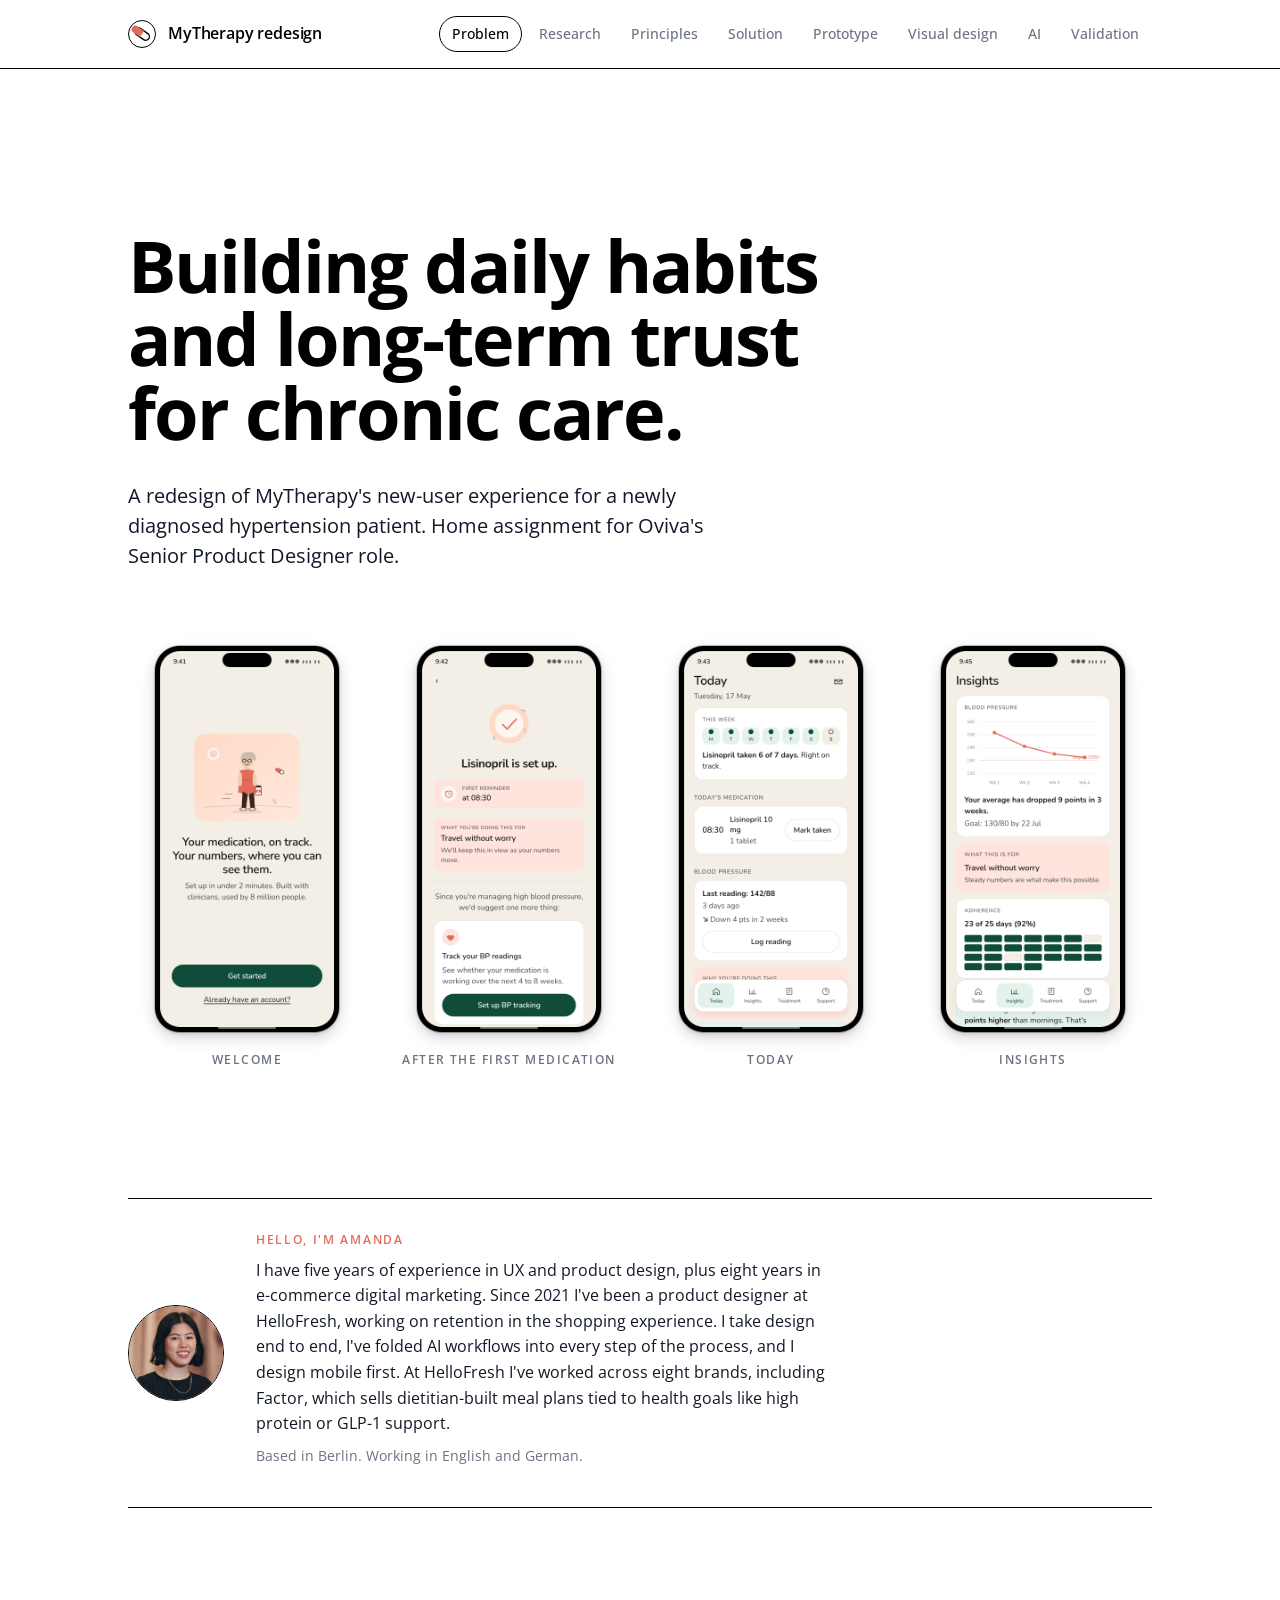
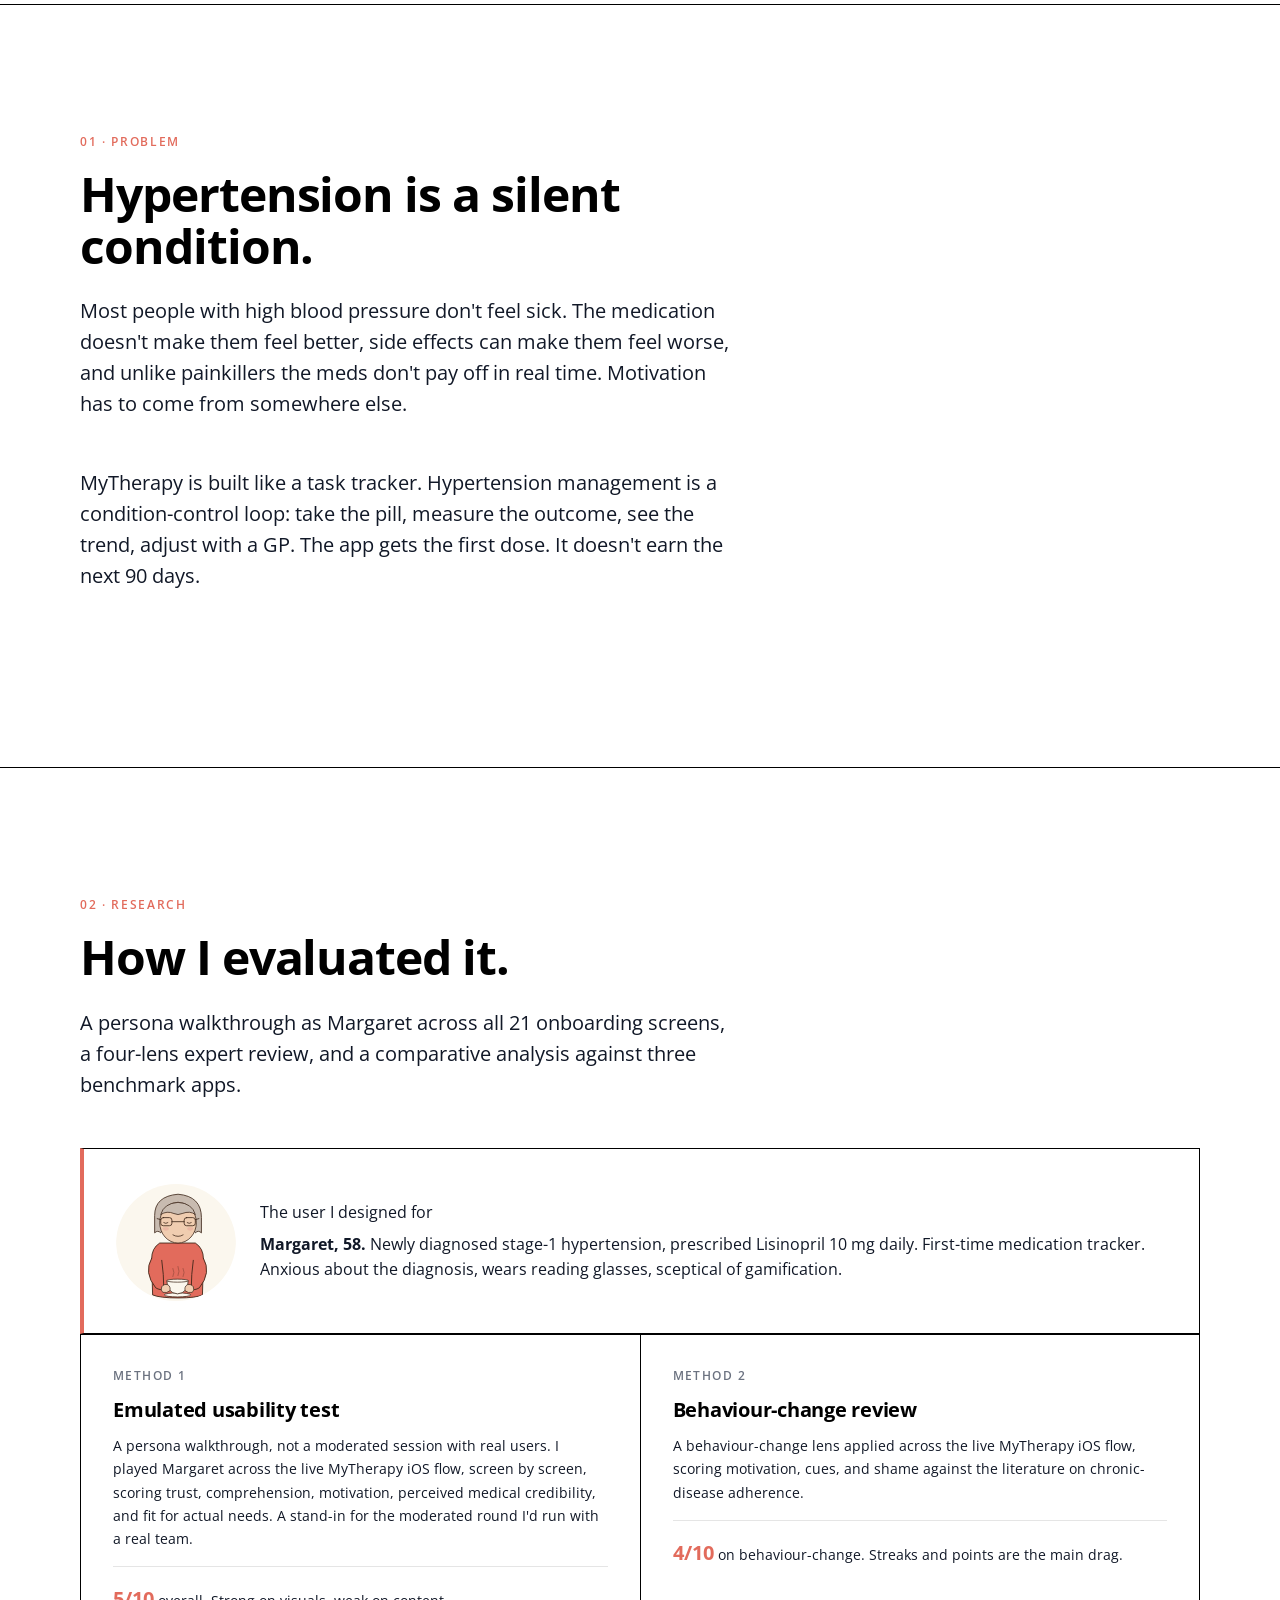
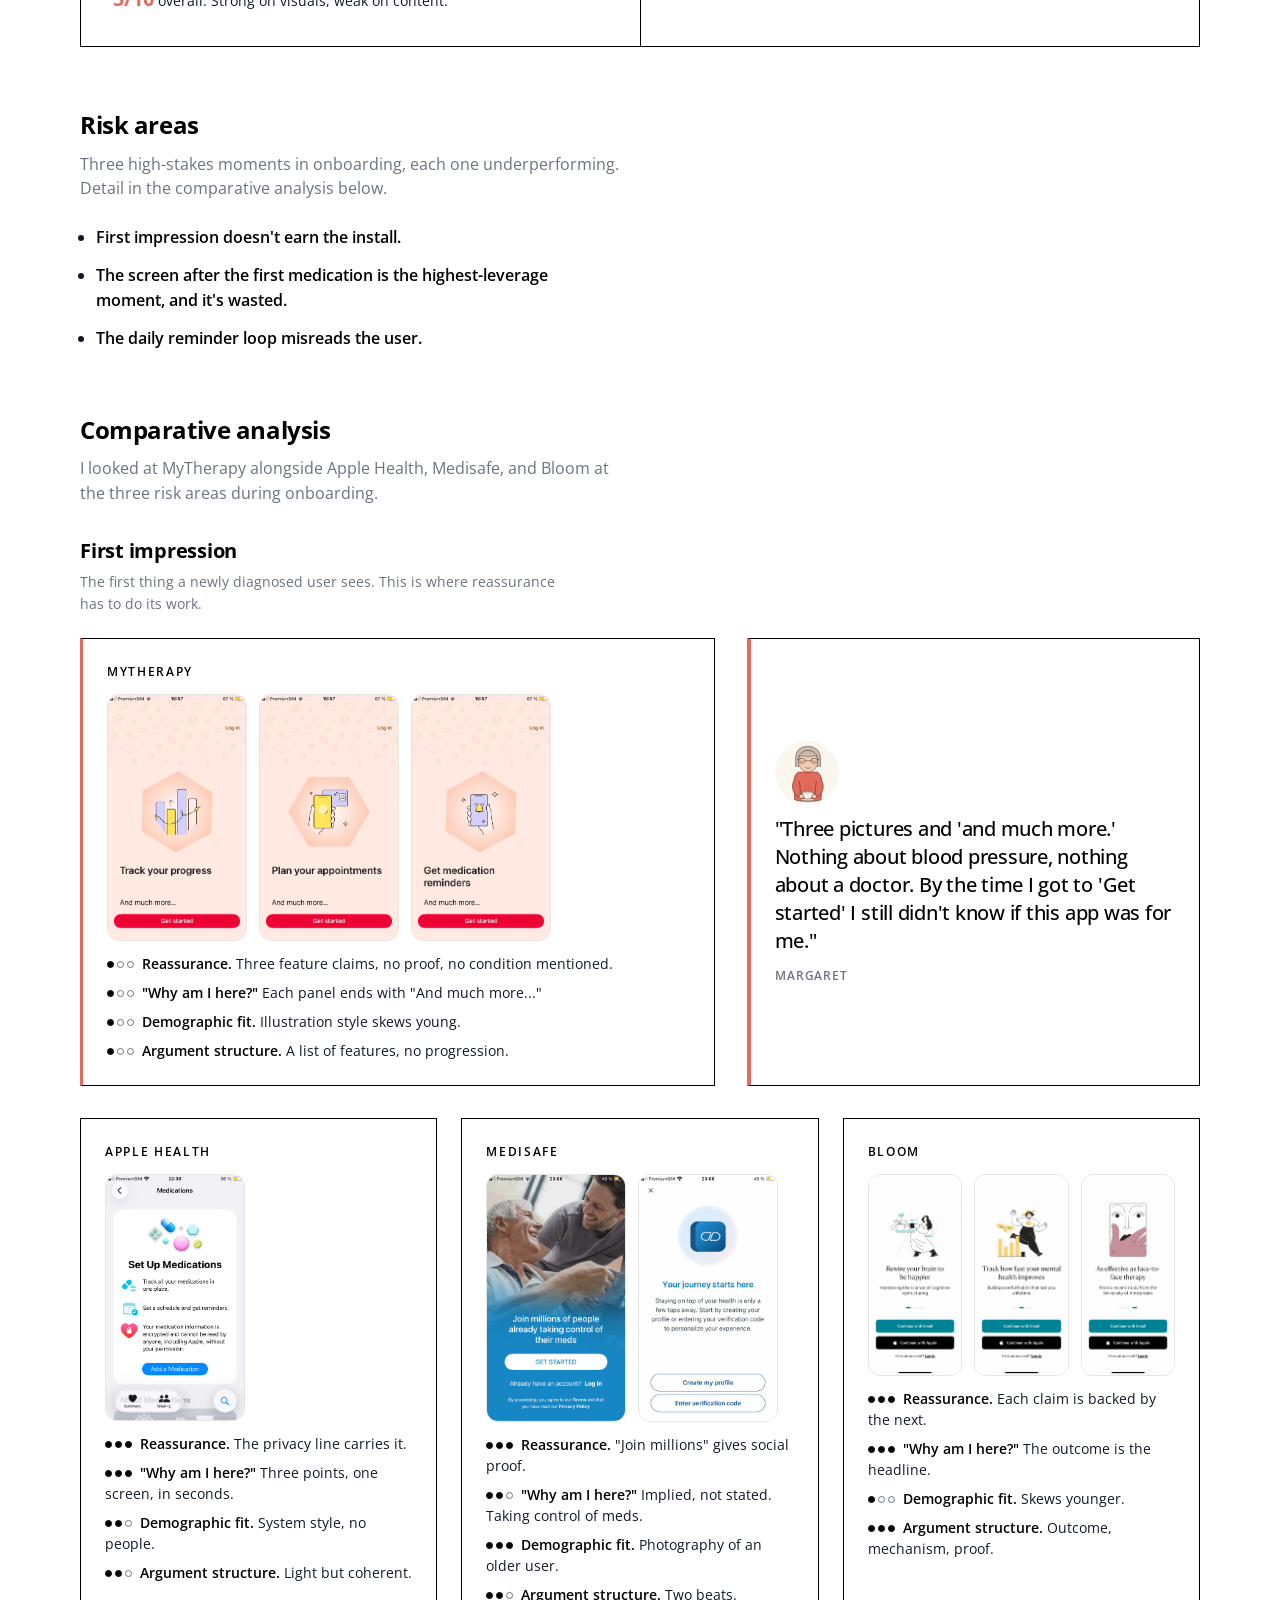
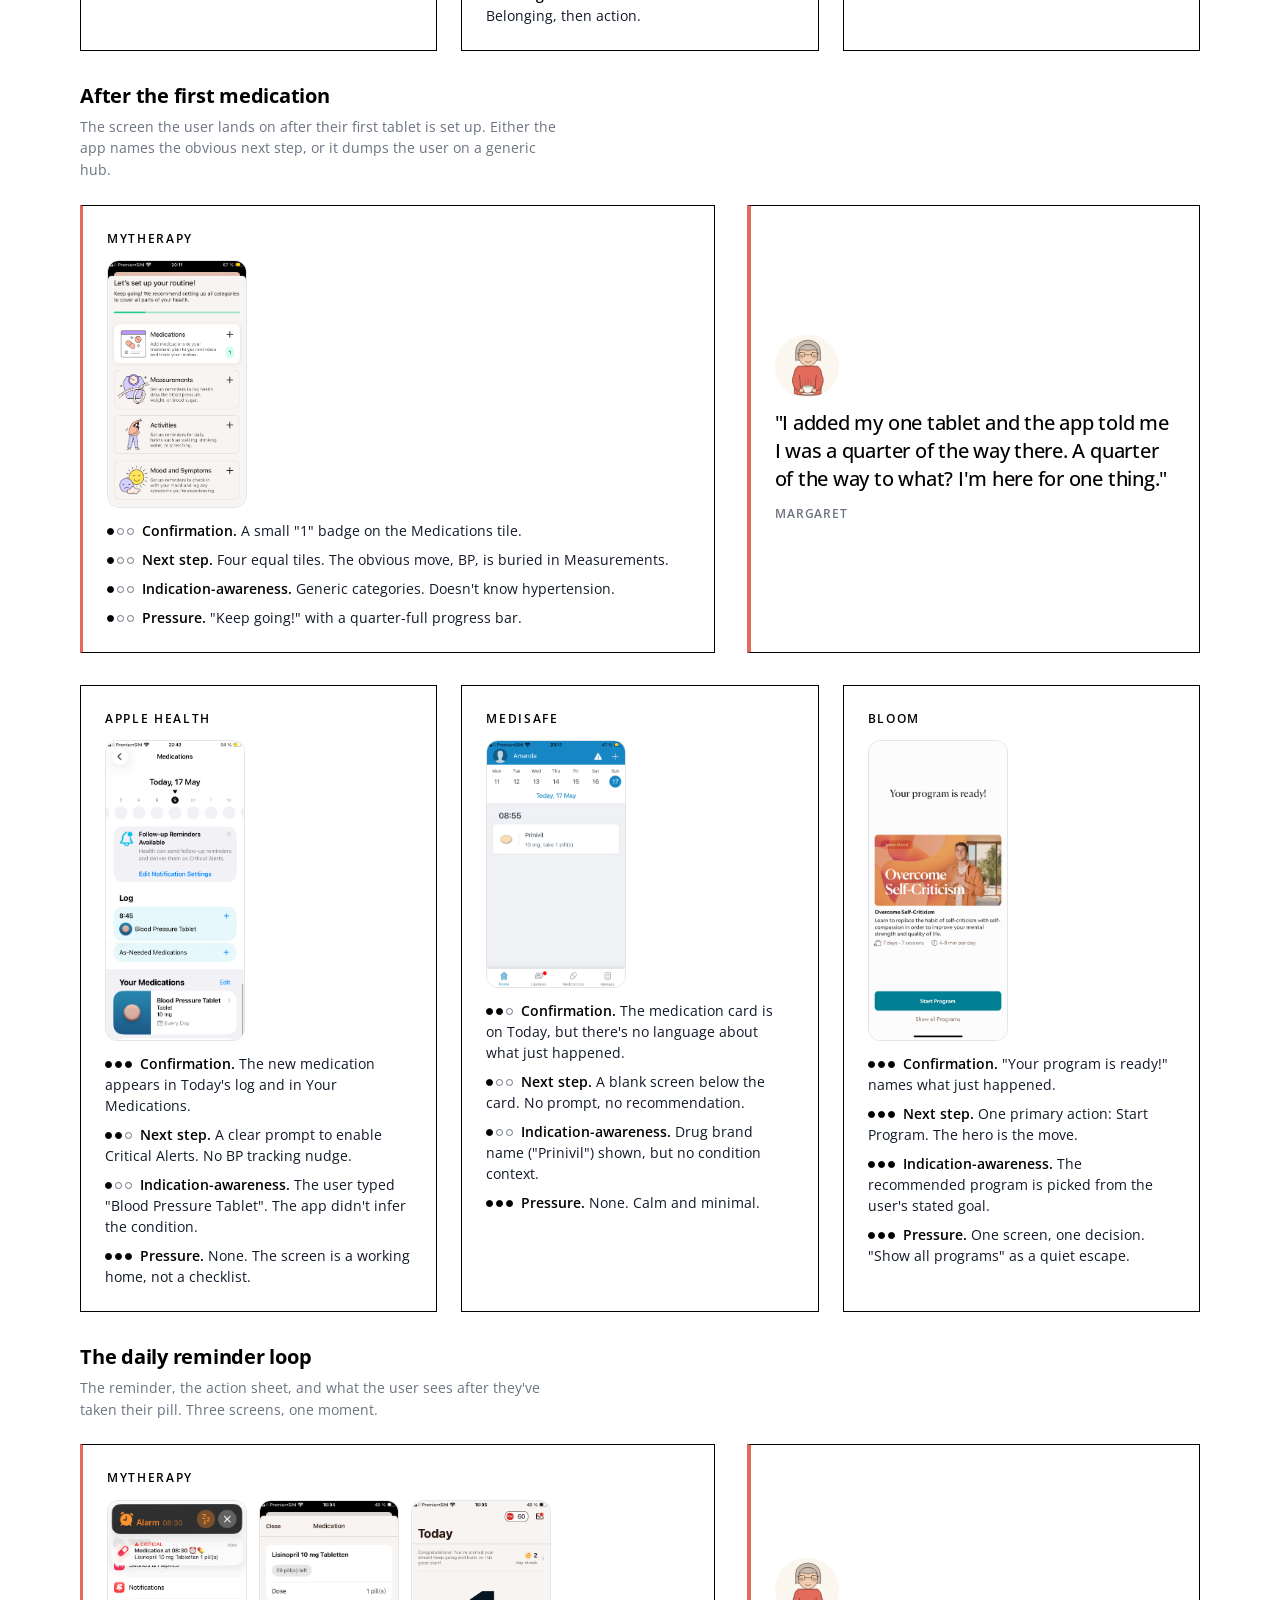
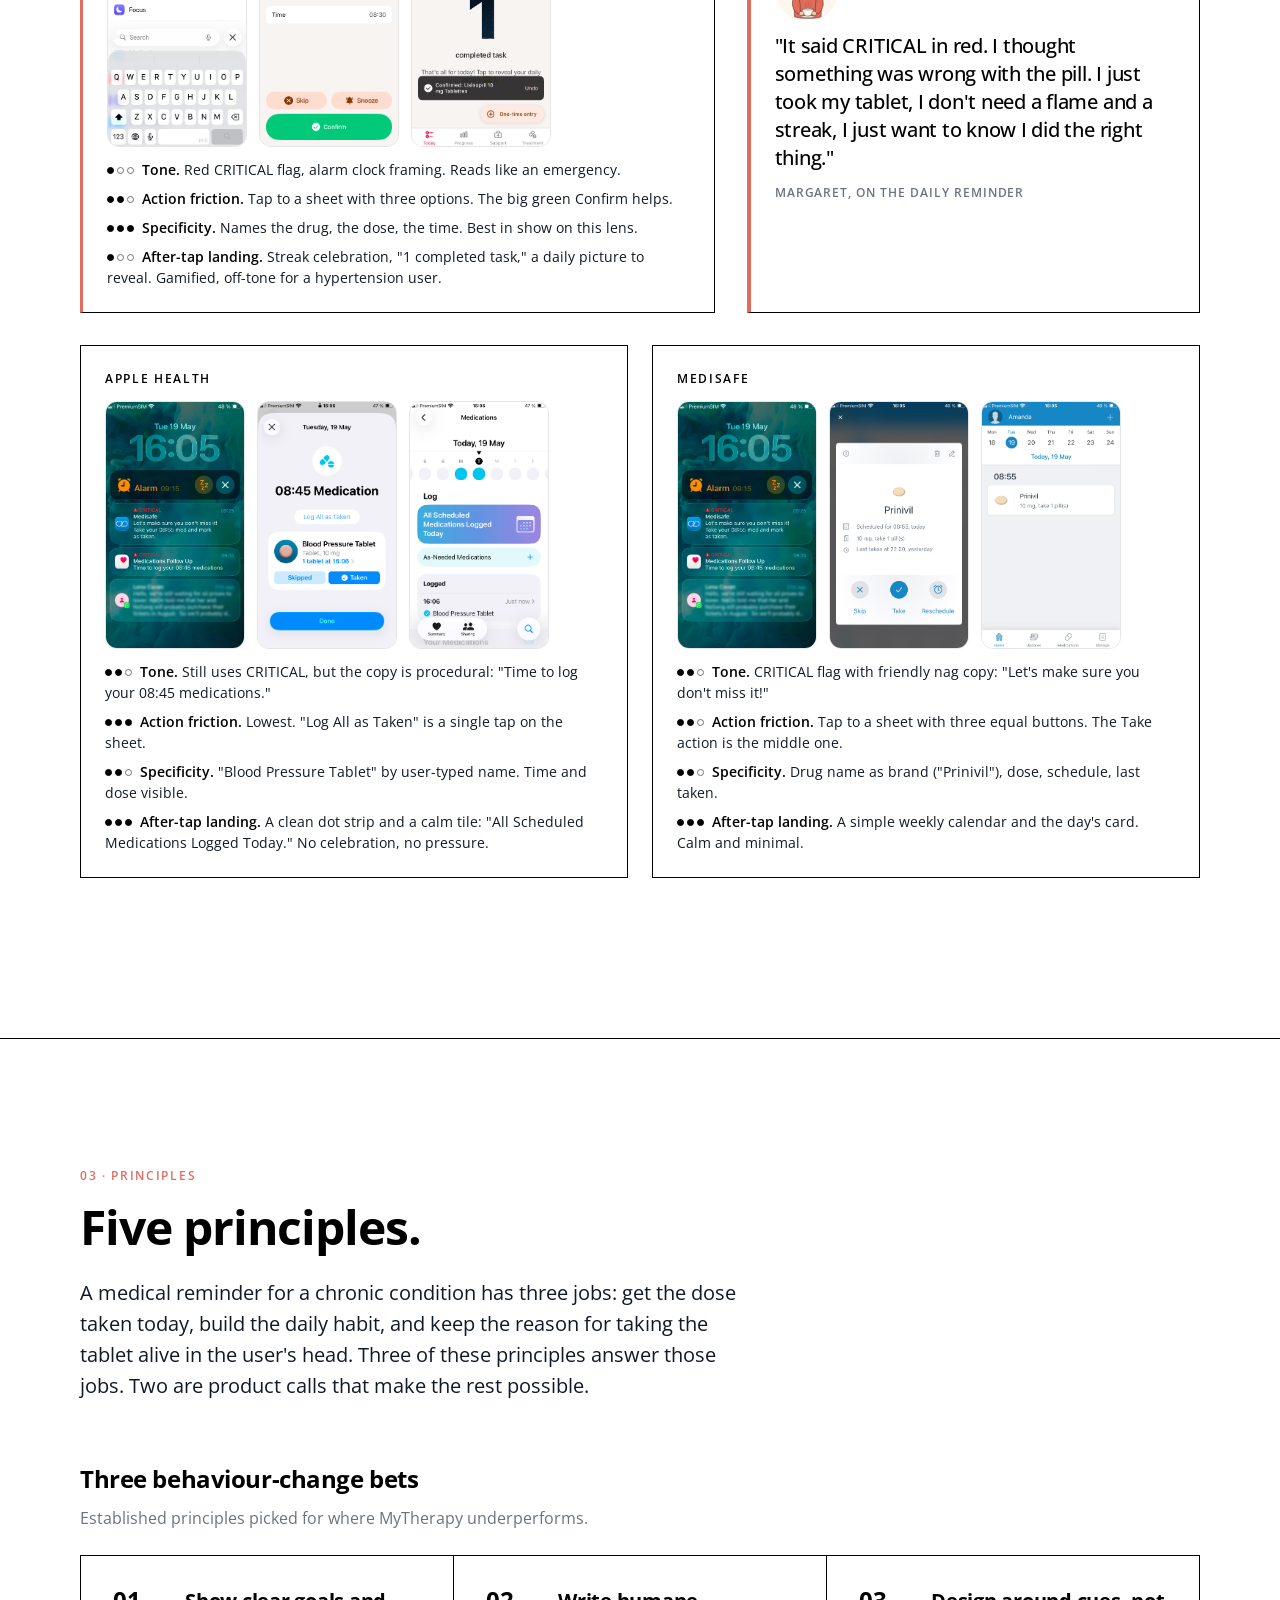
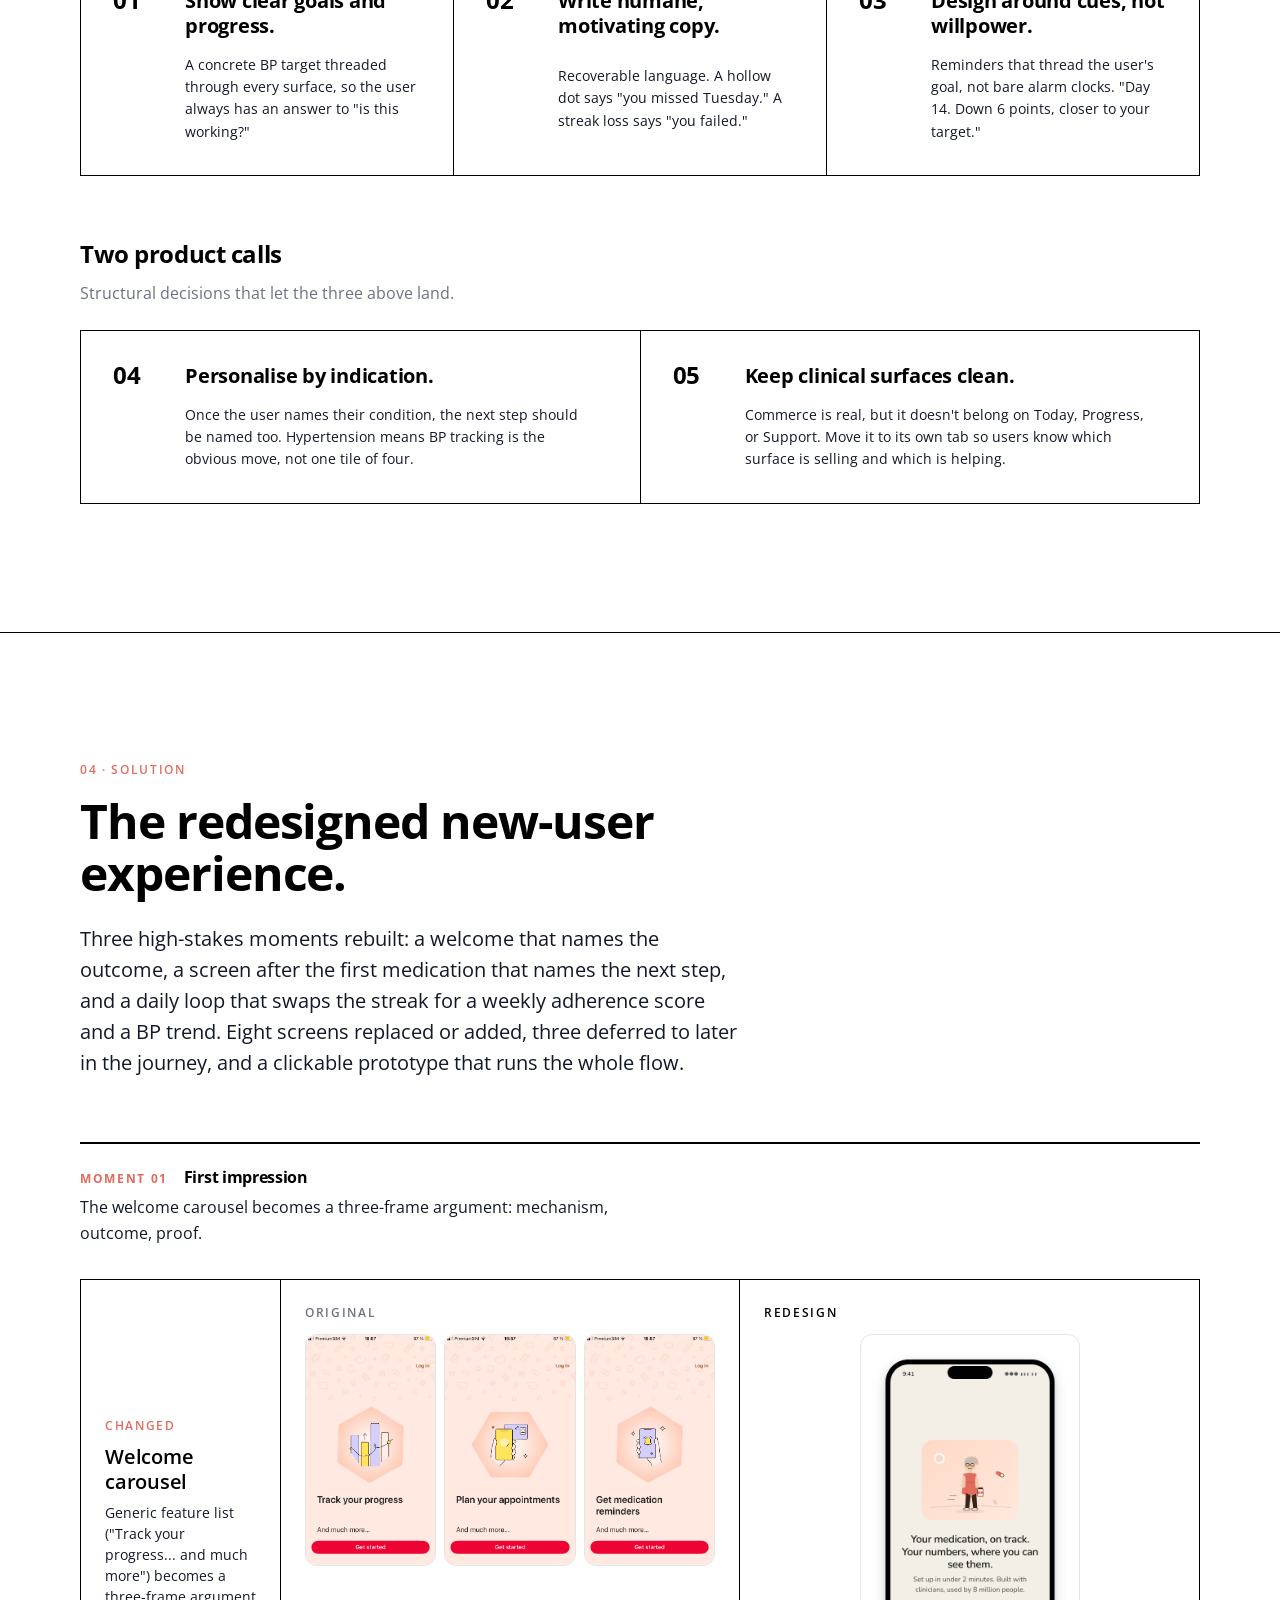
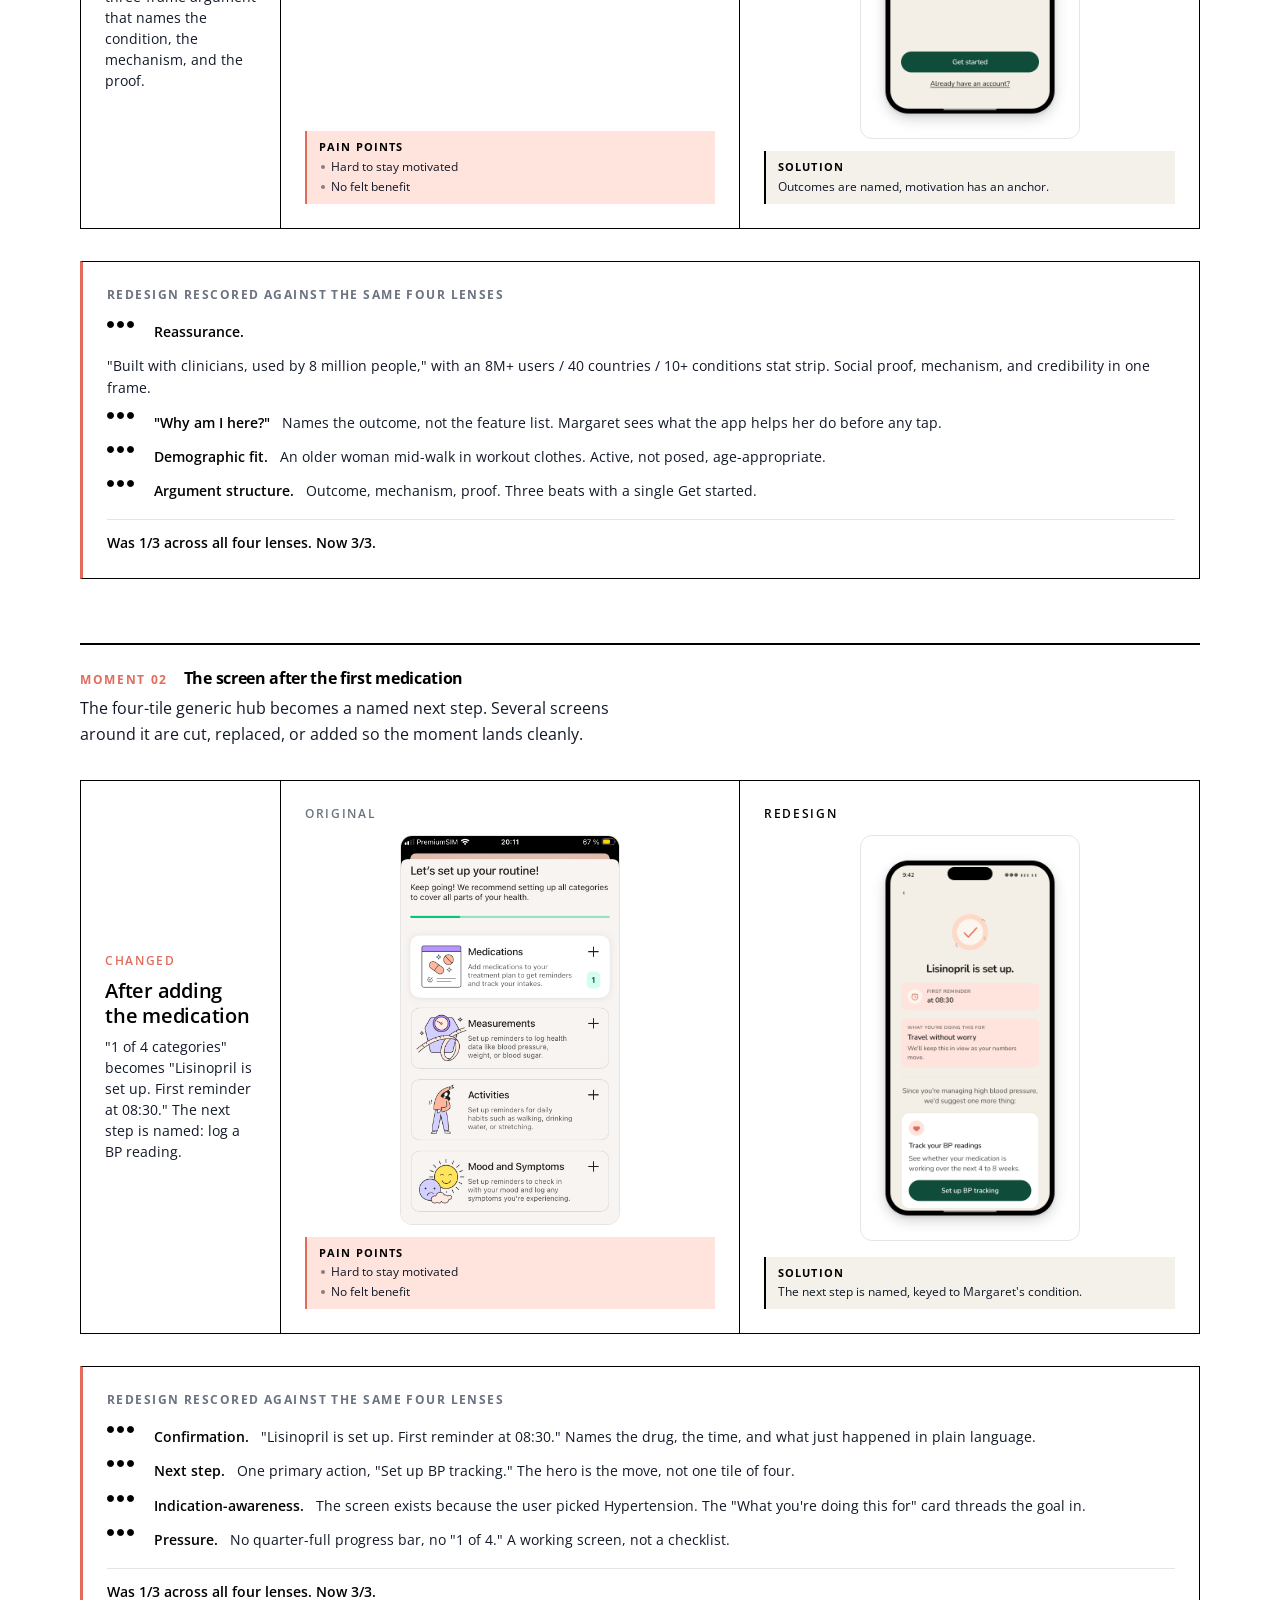
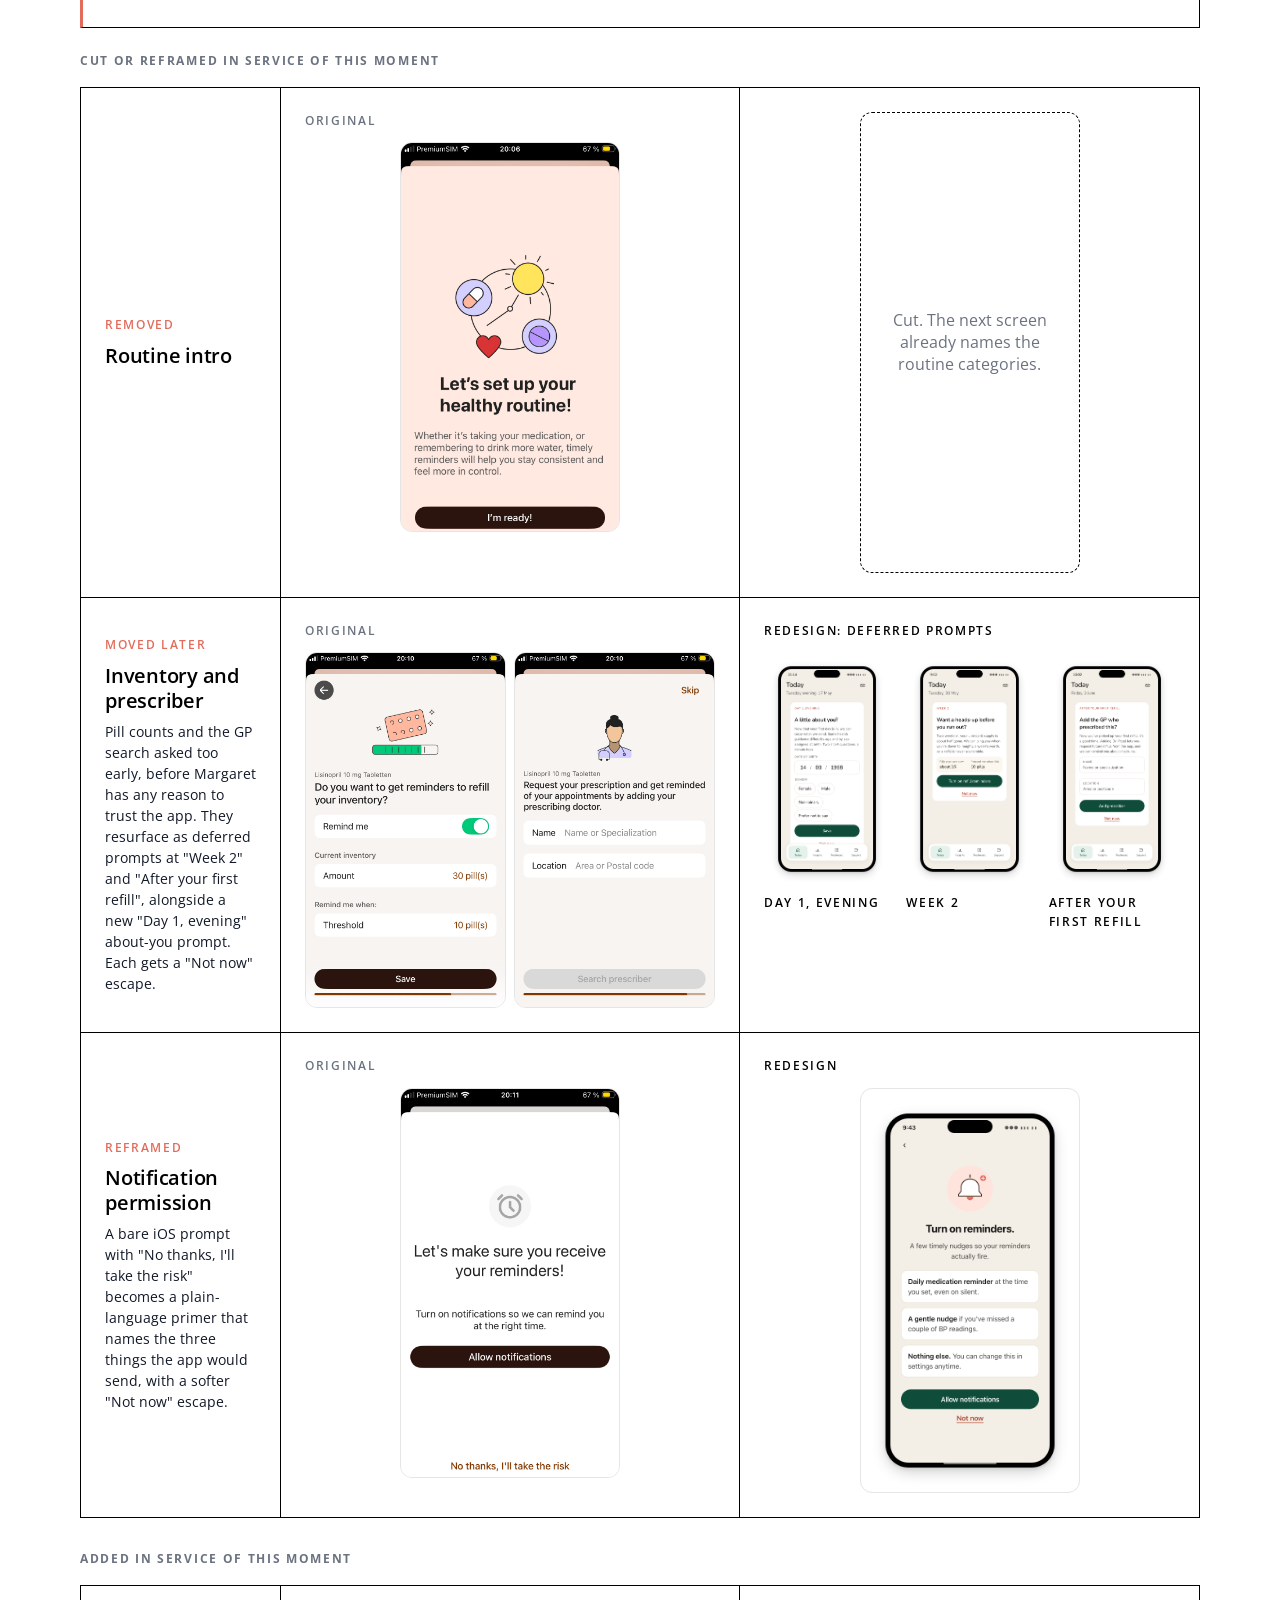
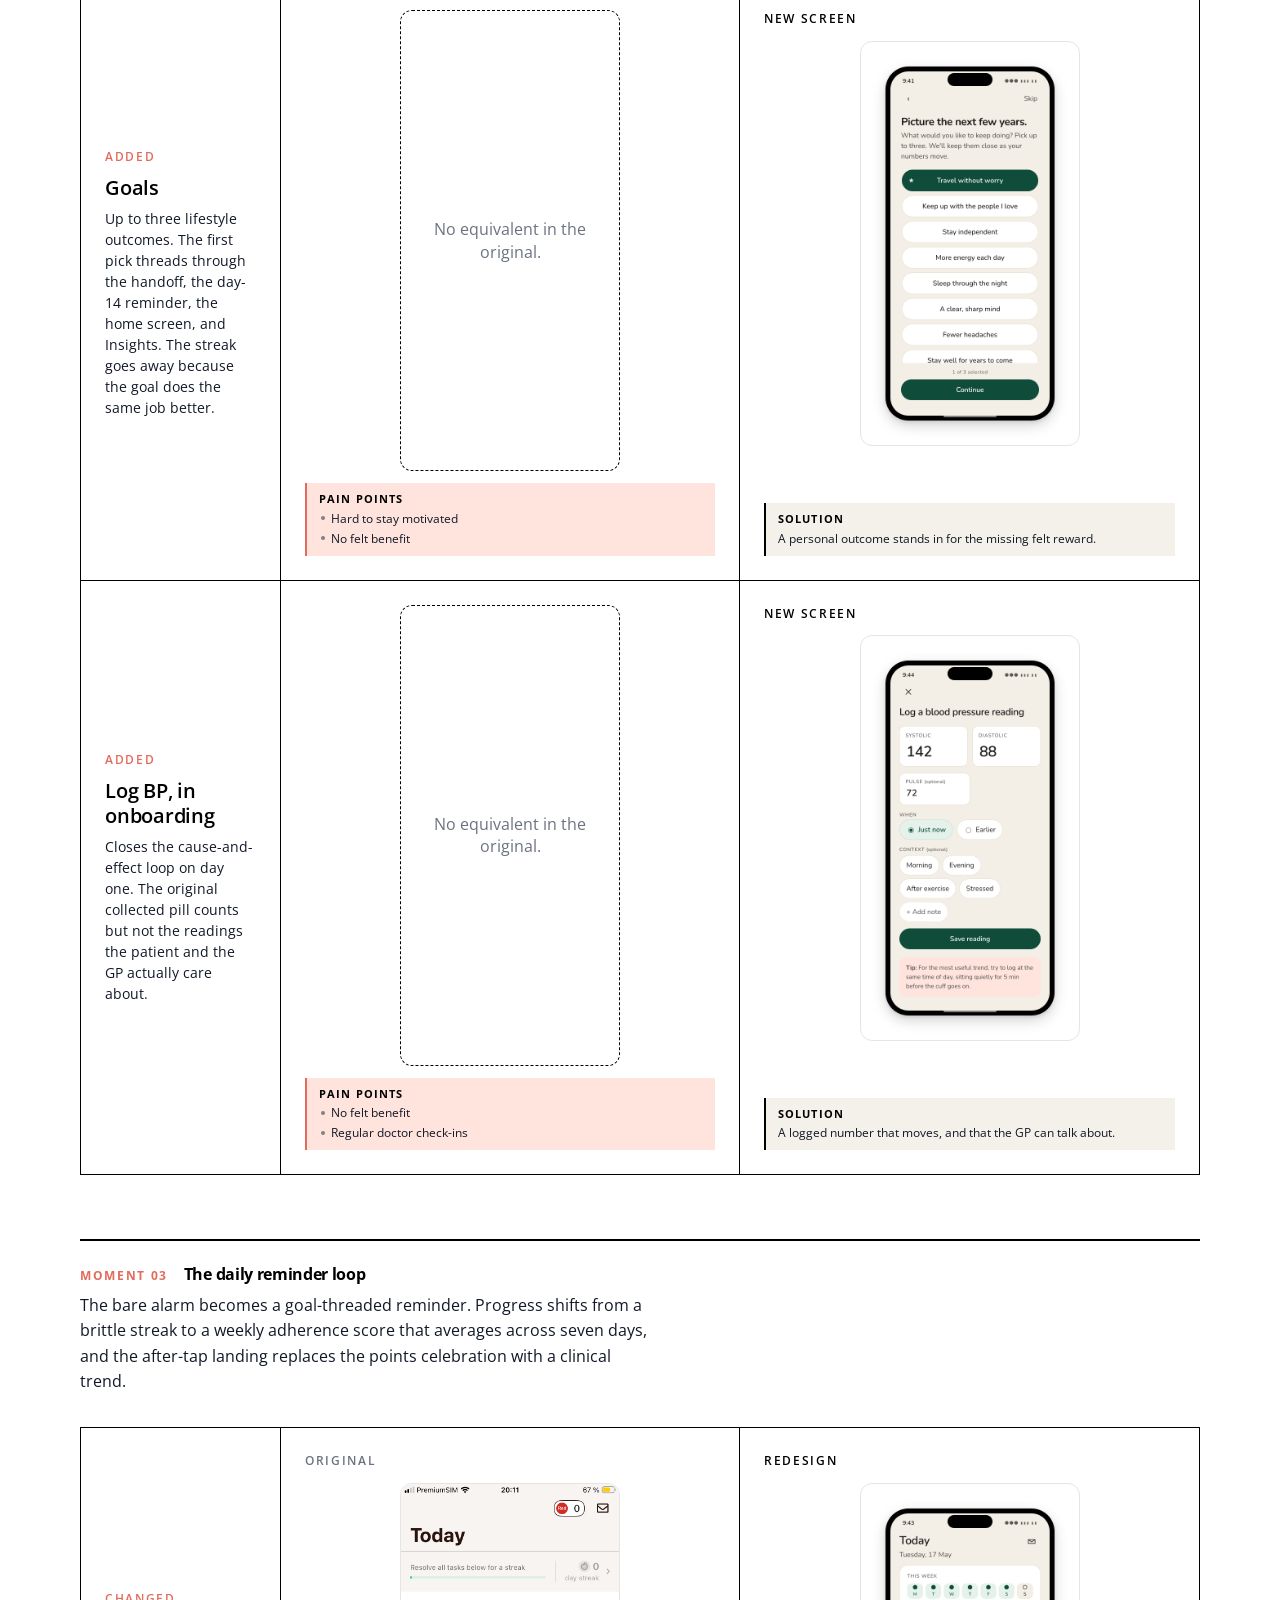
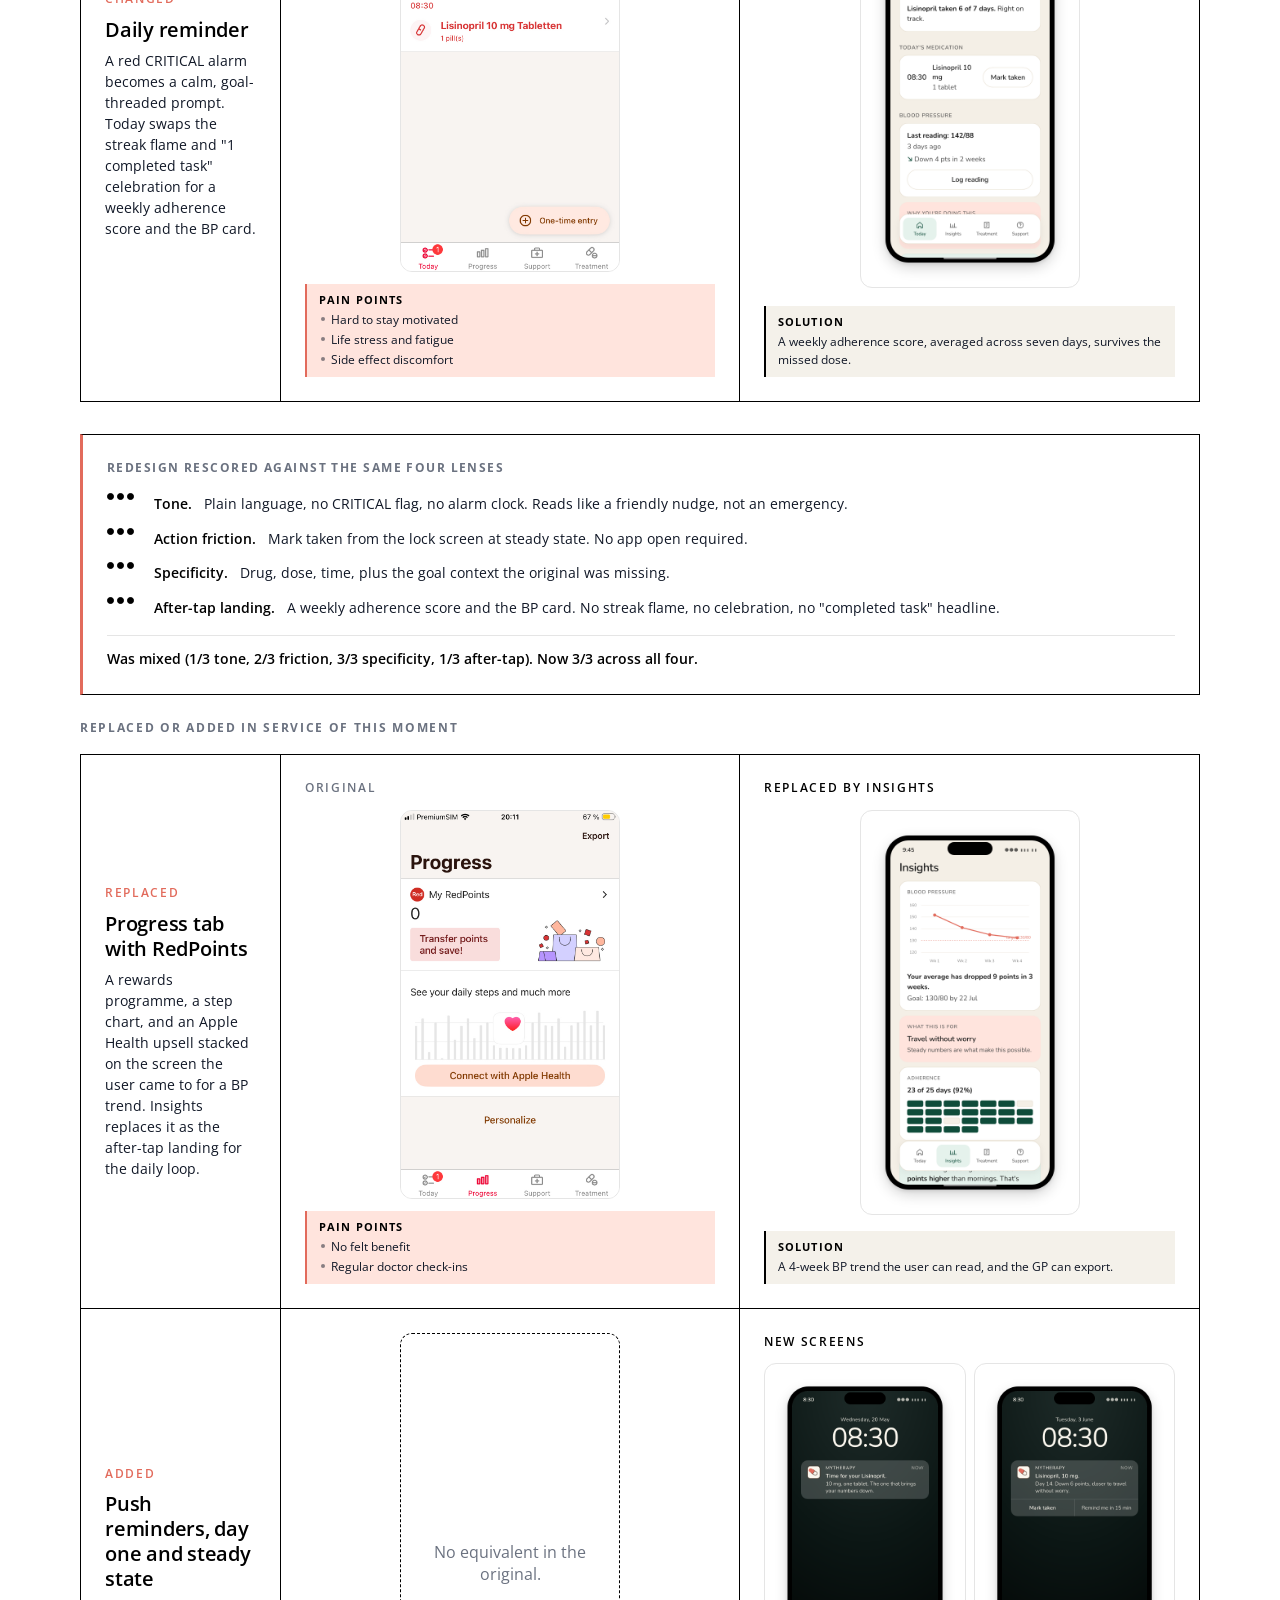
<file: projects/mytherapy-redesign/index.html>
<!doctype html>
<html lang="en">
<head>
<meta charset="utf-8" />
<meta name="viewport" content="width=device-width, initial-scale=1" />
<title>MyTherapy redesign. A case study by Amanda Low.</title>
<link rel="preconnect" href="https://fonts.googleapis.com">
<link rel="preconnect" href="https://fonts.gstatic.com" crossorigin>
<link href="https://fonts.googleapis.com/css2?family=Open+Sans:wght@300;400;500;600;700&display=swap" rel="stylesheet">
<link rel="stylesheet" href="case-study.css">
</head>
<body>

<header class="topnav" role="banner">
  <div class="topnav__inner">
    <a class="topnav__brand" href="#top">
      <span class="topnav__mark" aria-hidden="true">
        <svg viewBox="0 0 24 24" width="22" height="22">
          <g transform="translate(12 12) rotate(35)">
            <rect x="-9" y="-4" width="18" height="8" rx="4" fill="#FFFFFF" stroke="#000000" stroke-width="1.4"/>
            <path d="M -9 -4 h 9 v 8 h -9 a 4 4 0 0 1 0 -8 z" fill="#E26B5C"/>
          </g>
        </svg>
      </span>
      <span class="topnav__title">MyTherapy redesign</span>
    </a>
    <nav class="topnav__links" aria-label="Section">
      <a href="#problem">Problem</a>
      <a href="#research">Research</a>
      <a href="#principles">Principles</a>
      <a href="#solution">Solution</a>
      <a href="#prototype">Prototype</a>
      <a href="#design">Visual design</a>
      <a href="#ai">AI</a>
      <a href="#validation">Validation</a>
    </nav>
  </div>
</header>

<main id="top">

  <!-- ============== HERO ============== -->
  <section class="hero">
    <h1 class="hero__title">Building daily habits and long-term trust for chronic care.</h1>
    <p class="hero__sub">A redesign of MyTherapy's new-user experience for a newly diagnosed hypertension patient. Home assignment for Oviva's Senior Product Designer role.</p>

    <ul class="hero__strip" aria-label="Four screens from the redesigned prototype: welcome, after the first medication, today, and insights.">
      <li class="hero__shot">
        <img src="images/hero/01-welcome.png" alt="Redesigned welcome screen showing 'Built with clinicians, used by 8 million people' over an illustration of an older woman walking, with an 8M+ users, 40 countries, 10+ conditions stat strip and a Get started button." />
        <span class="hero__shot-caption">Welcome</span>
      </li>
      <li class="hero__shot">
        <img src="images/hero/02-handoff.png" alt="Redesigned screen after the first medication confirming Lisinopril is set up with a first reminder at 08:30, a 'What you're doing this for' card titled 'Travel without worry', and a primary 'Set up BP tracking' button." />
        <span class="hero__shot-caption">After the first medication</span>
      </li>
      <li class="hero__shot">
        <img src="images/hero/03-today.png" alt="Redesigned Today home with a weekly dot strip showing six of seven days filled, today's Lisinopril 10 mg with a Mark taken button, and a Blood pressure card showing last reading 142 over 88, down 4 points in 2 weeks, with a Log reading button." />
        <span class="hero__shot-caption">Today</span>
      </li>
      <li class="hero__shot">
        <img src="images/hero/04-insights.png" alt="Redesigned Insights screen showing a four-week BP trend dropping toward a 130/80 target line, the summary 'Your average has dropped 9 points in 3 weeks', a 'What this is for' goal reminder, and an adherence calendar showing 23 of 25 days at 92 percent." />
        <span class="hero__shot-caption">Insights</span>
      </li>
    </ul>

  </section>

  <!-- ============== ABOUT ME ============== -->
  <section class="about" aria-label="About the designer">
    <div class="about__inner">
      <div class="about__photo">
        <img src="images/amanda-portrait.png" alt="Amanda Low" />
      </div>
      <div class="about__body">
        <p class="about__eyebrow">Hello, I'm Amanda</p>
        <p class="about__line">I have five years of experience in UX and product design, plus eight years in e-commerce digital marketing. Since 2021 I've been a product designer at HelloFresh, working on retention in the shopping experience. I take design end to end, I've folded AI workflows into every step of the process, and I design mobile first. At HelloFresh I've worked across eight brands, including Factor, which sells dietitian-built meal plans tied to health goals like high protein or GLP-1 support.</p>
        <p class="about__line about__line--quiet">Based in Berlin. Working in English and German.</p>
      </div>
    </div>
  </section>

  <!-- ============== PROBLEM ============== -->
  <section id="problem" class="band band--cream">
    <div class="band__inner">
      <p class="section__eyebrow">01 · Problem</p>
      <h2 class="section__title">Hypertension is a silent condition.</h2>
      <p class="section__lede">Most people with high blood pressure don't feel sick. The medication doesn't make them feel better, side effects can make them feel worse, and unlike painkillers the meds don't pay off in real time. Motivation has to come from somewhere else.</p>

      <p class="section__lede">MyTherapy is built like a task tracker. Hypertension management is a condition-control loop: take the pill, measure the outcome, see the trend, adjust with a GP. The app gets the first dose. It doesn't earn the next 90 days.</p>

    </div>
  </section>

  <!-- ============== RESEARCH ============== -->
  <section id="research" class="band">
    <div class="band__inner">
      <p class="section__eyebrow">02 · Research</p>
      <h2 class="section__title">How I evaluated it.</h2>
      <p class="section__lede">A persona walkthrough as Margaret across all 21 onboarding screens, a four-lens expert review, and a comparative analysis against three benchmark apps.</p>

      <aside class="callout callout--persona">
        <img class="callout__portrait" src="docs/personas/margaret.svg" alt="Illustration of Margaret, a 58-year-old woman with silver hair and glasses, sitting calmly with both hands cradling a cup of tea." />
        <div>
          <p class="callout__quote-attr" style="margin-bottom: 8px;">The user I designed for</p>
          <p class="callout__quote-text"><strong>Margaret, 58.</strong> Newly diagnosed stage-1 hypertension, prescribed Lisinopril 10 mg daily. First-time medication tracker. Anxious about the diagnosis, wears reading glasses, sceptical of gamification.</p>
        </div>
      </aside>

      <div class="grid grid--2">
        <article class="card card--method">
          <p class="card__eyebrow">Method 1</p>
          <h3 class="card__title">Emulated usability test</h3>
          <p class="card__body">A persona walkthrough, not a moderated session with real users. I played Margaret across the live MyTherapy iOS flow, screen by screen, scoring trust, comprehension, motivation, perceived medical credibility, and fit for actual needs. A stand-in for the moderated round I'd run with a real team.</p>
          <p class="card__score"><strong>5/10</strong> overall. Strong on visuals, weak on content.</p>
        </article>
        <article class="card card--method">
          <p class="card__eyebrow">Method 2</p>
          <h3 class="card__title">Behaviour-change review</h3>
          <p class="card__body">A behaviour-change lens applied across the live MyTherapy iOS flow, scoring motivation, cues, and shame against the literature on chronic-disease adherence.</p>
          <p class="card__score"><strong>4/10</strong> on behaviour-change. Streaks and points are the main drag.</p>
        </article>
      </div>

      <h3 class="subsection__title">Risk areas</h3>
      <p class="subsection__lede">Three high-stakes moments in onboarding, each one underperforming. Detail in the comparative analysis below.</p>
      <ul class="card__list card__list--scope">
        <li><strong>First impression doesn't earn the install.</strong></li>
        <li><strong>The screen after the first medication is the highest-leverage moment, and it's wasted.</strong></li>
        <li><strong>The daily reminder loop misreads the user.</strong></li>
      </ul>

      <h3 class="subsection__title">Comparative analysis</h3>
      <p class="subsection__lede">I looked at MyTherapy alongside Apple Health, Medisafe, and Bloom at the three risk areas during onboarding.</p>

      <h4 class="compare__title">First impression</h4>
      <p class="compare__lede">The first thing a newly diagnosed user sees. This is where reassurance has to do its work.</p>

      <div class="compare compare--target">
        <div class="compare__brand compare__brand--target">
          <p class="compare__name">MyTherapy</p>
          <div class="compare__shots">
            <img src="images/welcome/mytherapy-1.png" alt="MyTherapy welcome screen showing 'Track your progress' with an illustration and 'And much more...' caption." />
            <img src="images/welcome/mytherapy-2.png" alt="MyTherapy welcome screen showing 'Plan your appointments' with an illustration and 'And much more...' caption." />
            <img src="images/welcome/mytherapy-3.png" alt="MyTherapy welcome screen showing 'Get medication reminders' with an illustration and 'And much more...' caption." />
          </div>
          <ul class="compare__lenses">
            <li><span class="score score--1" aria-label="1 out of 3"><span class="score__dot score__dot--on"></span><span class="score__dot"></span><span class="score__dot"></span></span><strong>Reassurance.</strong> Three feature claims, no proof, no condition mentioned.</li>
            <li><span class="score score--1" aria-label="1 out of 3"><span class="score__dot score__dot--on"></span><span class="score__dot"></span><span class="score__dot"></span></span><strong>"Why am I here?"</strong> Each panel ends with "And much more..."</li>
            <li><span class="score score--1" aria-label="1 out of 3"><span class="score__dot score__dot--on"></span><span class="score__dot"></span><span class="score__dot"></span></span><strong>Demographic fit.</strong> Illustration style skews young.</li>
            <li><span class="score score--1" aria-label="1 out of 3"><span class="score__dot score__dot--on"></span><span class="score__dot"></span><span class="score__dot"></span></span><strong>Argument structure.</strong> A list of features, no progression.</li>
          </ul>
        </div>
        <aside class="compare__quote">
          <img class="compare__quote-portrait" src="docs/personas/margaret.svg" alt="Illustration of Margaret, a 58-year-old woman with silver hair and glasses, sitting calmly with both hands cradling a cup of tea. Hand-drawn line work, coral cardigan, cream circle background." />
          <p class="compare__quote-text">"Three pictures and 'and much more.' Nothing about blood pressure, nothing about a doctor. By the time I got to 'Get started' I still didn't know if this app was for me."</p>
          <p class="compare__quote-attr">Margaret</p>
        </aside>
      </div>

      <div class="compare compare--others">
        <div class="compare__brand">
          <p class="compare__name">Apple Health</p>
          <div class="compare__shots">
            <img src="images/welcome/apple-health-1.png" alt="Apple Health Set Up Medications screen with three icon-and-line items: track all medications, set a schedule and get reminders, and an encryption assurance about privacy." />
          </div>
          <ul class="compare__lenses">
            <li><span class="score score--3" aria-label="3 out of 3"><span class="score__dot score__dot--on"></span><span class="score__dot score__dot--on"></span><span class="score__dot score__dot--on"></span></span><strong>Reassurance.</strong> The privacy line carries it.</li>
            <li><span class="score score--3" aria-label="3 out of 3"><span class="score__dot score__dot--on"></span><span class="score__dot score__dot--on"></span><span class="score__dot score__dot--on"></span></span><strong>"Why am I here?"</strong> Three points, one screen, in seconds.</li>
            <li><span class="score score--2" aria-label="2 out of 3"><span class="score__dot score__dot--on"></span><span class="score__dot score__dot--on"></span><span class="score__dot"></span></span><strong>Demographic fit.</strong> System style, no people.</li>
            <li><span class="score score--2" aria-label="2 out of 3"><span class="score__dot score__dot--on"></span><span class="score__dot score__dot--on"></span><span class="score__dot"></span></span><strong>Argument structure.</strong> Light but coherent.</li>
          </ul>
        </div>
        <div class="compare__brand">
          <p class="compare__name">Medisafe</p>
          <div class="compare__shots">
            <img src="images/welcome/medisafe-1.png" alt="Medisafe welcome screen with a photo of an older man and a younger man laughing, captioned 'Join millions of people already taking control of their meds.'" />
            <img src="images/welcome/medisafe-2.png" alt="Medisafe screen titled 'Your journey starts here' with options to create a profile or enter a verification code." />
          </div>
          <ul class="compare__lenses">
            <li><span class="score score--3" aria-label="3 out of 3"><span class="score__dot score__dot--on"></span><span class="score__dot score__dot--on"></span><span class="score__dot score__dot--on"></span></span><strong>Reassurance.</strong> "Join millions" gives social proof.</li>
            <li><span class="score score--2" aria-label="2 out of 3"><span class="score__dot score__dot--on"></span><span class="score__dot score__dot--on"></span><span class="score__dot"></span></span><strong>"Why am I here?"</strong> Implied, not stated. Taking control of meds.</li>
            <li><span class="score score--3" aria-label="3 out of 3"><span class="score__dot score__dot--on"></span><span class="score__dot score__dot--on"></span><span class="score__dot score__dot--on"></span></span><strong>Demographic fit.</strong> Photography of an older user.</li>
            <li><span class="score score--2" aria-label="2 out of 3"><span class="score__dot score__dot--on"></span><span class="score__dot score__dot--on"></span><span class="score__dot"></span></span><strong>Argument structure.</strong> Two beats. Belonging, then action.</li>
          </ul>
        </div>
        <div class="compare__brand">
          <p class="compare__name">Bloom</p>
          <div class="compare__shots">
            <img src="images/welcome/bloom-1.png" alt="Bloom welcome screen showing 'Rewire your brain to be happier' with the subtitle 'Harnessing the science of cognitive restructuring.'" />
            <img src="images/welcome/bloom-2.png" alt="Bloom welcome screen showing 'Track how fast your mental health improves' with the subtitle 'Build powerful habits that last you a lifetime.'" />
            <img src="images/welcome/bloom-3.png" alt="Bloom welcome screen showing 'As effective as face-to-face therapy' with the subtitle 'From a recent study from the University of Amsterdam.'" />
          </div>
          <ul class="compare__lenses">
            <li><span class="score score--3" aria-label="3 out of 3"><span class="score__dot score__dot--on"></span><span class="score__dot score__dot--on"></span><span class="score__dot score__dot--on"></span></span><strong>Reassurance.</strong> Each claim is backed by the next.</li>
            <li><span class="score score--3" aria-label="3 out of 3"><span class="score__dot score__dot--on"></span><span class="score__dot score__dot--on"></span><span class="score__dot score__dot--on"></span></span><strong>"Why am I here?"</strong> The outcome is the headline.</li>
            <li><span class="score score--1" aria-label="1 out of 3"><span class="score__dot score__dot--on"></span><span class="score__dot"></span><span class="score__dot"></span></span><strong>Demographic fit.</strong> Skews younger.</li>
            <li><span class="score score--3" aria-label="3 out of 3"><span class="score__dot score__dot--on"></span><span class="score__dot score__dot--on"></span><span class="score__dot score__dot--on"></span></span><strong>Argument structure.</strong> Outcome, mechanism, proof.</li>
          </ul>
        </div>
      </div>

      <h4 class="compare__title">After the first medication</h4>
      <p class="compare__lede">The screen the user lands on after their first tablet is set up. Either the app names the obvious next step, or it dumps the user on a generic hub.</p>

      <div class="compare compare--target">
        <div class="compare__brand compare__brand--target">
          <p class="compare__name">MyTherapy</p>
          <div class="compare__shots">
            <img src="images/handoff/mytherapy-1.png" alt="MyTherapy 'Let's set up your routine' screen with a progress bar at one quarter and four equal-weight category tiles: Medications (1 added), Measurements, Activities, Mood and Symptoms." />
          </div>
          <ul class="compare__lenses">
            <li><span class="score score--1" aria-label="1 out of 3"><span class="score__dot score__dot--on"></span><span class="score__dot"></span><span class="score__dot"></span></span><strong>Confirmation.</strong> A small "1" badge on the Medications tile.</li>
            <li><span class="score score--1" aria-label="1 out of 3"><span class="score__dot score__dot--on"></span><span class="score__dot"></span><span class="score__dot"></span></span><strong>Next step.</strong> Four equal tiles. The obvious move, BP, is buried in Measurements.</li>
            <li><span class="score score--1" aria-label="1 out of 3"><span class="score__dot score__dot--on"></span><span class="score__dot"></span><span class="score__dot"></span></span><strong>Indication-awareness.</strong> Generic categories. Doesn't know hypertension.</li>
            <li><span class="score score--1" aria-label="1 out of 3"><span class="score__dot score__dot--on"></span><span class="score__dot"></span><span class="score__dot"></span></span><strong>Pressure.</strong> "Keep going!" with a quarter-full progress bar.</li>
          </ul>
        </div>
        <aside class="compare__quote">
          <img class="compare__quote-portrait" src="docs/personas/margaret.svg" alt="Illustration of Margaret, a 58-year-old woman with silver hair and glasses, sitting calmly with both hands cradling a cup of tea. Hand-drawn line work, coral cardigan, cream circle background." />
          <p class="compare__quote-text">"I added my one tablet and the app told me I was a quarter of the way there. A quarter of the way to what? I'm here for one thing."</p>
          <p class="compare__quote-attr">Margaret</p>
        </aside>
      </div>

      <div class="compare compare--others">
        <div class="compare__brand">
          <p class="compare__name">Apple Health</p>
          <div class="compare__shots">
            <img src="images/handoff/apple-health-1.png" alt="Apple Health Medications screen showing today's log with Blood Pressure Tablet at 8:45, a Follow-up Reminders Available prompt, and a Your Medications card listing the new medication." />
          </div>
          <ul class="compare__lenses">
            <li><span class="score score--3" aria-label="3 out of 3"><span class="score__dot score__dot--on"></span><span class="score__dot score__dot--on"></span><span class="score__dot score__dot--on"></span></span><strong>Confirmation.</strong> The new medication appears in Today's log and in Your Medications.</li>
            <li><span class="score score--2" aria-label="2 out of 3"><span class="score__dot score__dot--on"></span><span class="score__dot score__dot--on"></span><span class="score__dot"></span></span><strong>Next step.</strong> A clear prompt to enable Critical Alerts. No BP tracking nudge.</li>
            <li><span class="score score--1" aria-label="1 out of 3"><span class="score__dot score__dot--on"></span><span class="score__dot"></span><span class="score__dot"></span></span><strong>Indication-awareness.</strong> The user typed "Blood Pressure Tablet". The app didn't infer the condition.</li>
            <li><span class="score score--3" aria-label="3 out of 3"><span class="score__dot score__dot--on"></span><span class="score__dot score__dot--on"></span><span class="score__dot score__dot--on"></span></span><strong>Pressure.</strong> None. The screen is a working home, not a checklist.</li>
          </ul>
        </div>
        <div class="compare__brand">
          <p class="compare__name">Medisafe</p>
          <div class="compare__shots">
            <img src="images/handoff/medisafe-1.png" alt="Medisafe home screen showing a weekly calendar, today's date highlighted, and a single medication card for Prinivil 10 mg take 1 pill at 08:55. A bottom tab bar with Home, Updates, Medications, and Manage." />
          </div>
          <ul class="compare__lenses">
            <li><span class="score score--2" aria-label="2 out of 3"><span class="score__dot score__dot--on"></span><span class="score__dot score__dot--on"></span><span class="score__dot"></span></span><strong>Confirmation.</strong> The medication card is on Today, but there's no language about what just happened.</li>
            <li><span class="score score--1" aria-label="1 out of 3"><span class="score__dot score__dot--on"></span><span class="score__dot"></span><span class="score__dot"></span></span><strong>Next step.</strong> A blank screen below the card. No prompt, no recommendation.</li>
            <li><span class="score score--1" aria-label="1 out of 3"><span class="score__dot score__dot--on"></span><span class="score__dot"></span><span class="score__dot"></span></span><strong>Indication-awareness.</strong> Drug brand name ("Prinivil") shown, but no condition context.</li>
            <li><span class="score score--3" aria-label="3 out of 3"><span class="score__dot score__dot--on"></span><span class="score__dot score__dot--on"></span><span class="score__dot score__dot--on"></span></span><strong>Pressure.</strong> None. Calm and minimal.</li>
          </ul>
        </div>
        <div class="compare__brand">
          <p class="compare__name">Bloom</p>
          <div class="compare__shots">
            <img src="images/handoff/bloom-1.png" alt="Bloom 'Your program is ready!' screen with a hero card titled 'Overcome Self-Criticism', tagged 'Boost Mood', a description of the program, and metadata for 7 days, 7 sessions, 4 to 8 minutes per day. A primary 'Start Program' button and a secondary 'Show all Programs' link." />
          </div>
          <ul class="compare__lenses">
            <li><span class="score score--3" aria-label="3 out of 3"><span class="score__dot score__dot--on"></span><span class="score__dot score__dot--on"></span><span class="score__dot score__dot--on"></span></span><strong>Confirmation.</strong> "Your program is ready!" names what just happened.</li>
            <li><span class="score score--3" aria-label="3 out of 3"><span class="score__dot score__dot--on"></span><span class="score__dot score__dot--on"></span><span class="score__dot score__dot--on"></span></span><strong>Next step.</strong> One primary action: Start Program. The hero is the move.</li>
            <li><span class="score score--3" aria-label="3 out of 3"><span class="score__dot score__dot--on"></span><span class="score__dot score__dot--on"></span><span class="score__dot score__dot--on"></span></span><strong>Indication-awareness.</strong> The recommended program is picked from the user's stated goal.</li>
            <li><span class="score score--3" aria-label="3 out of 3"><span class="score__dot score__dot--on"></span><span class="score__dot score__dot--on"></span><span class="score__dot score__dot--on"></span></span><strong>Pressure.</strong> One screen, one decision. "Show all programs" as a quiet escape.</li>
          </ul>
        </div>
      </div>

      <h4 class="compare__title">The daily reminder loop</h4>
      <p class="compare__lede">The reminder, the action sheet, and what the user sees after they've taken their pill. Three screens, one moment.</p>

      <div class="compare compare--target">
        <div class="compare__brand compare__brand--target">
          <p class="compare__name">MyTherapy</p>
          <div class="compare__shots">
            <img src="images/notifications/mytherapy-1.png" alt="iOS lock screen banner from MyTherapy with a red CRITICAL label, the title 'Medication at 08:30' with alarm and pill emoji, and 'Lisinopril 10 mg Tabletten 1 pill(s).'" />
            <img src="images/notifications/mytherapy-2.png" alt="MyTherapy reminder sheet titled '08:30 Medication' showing Lisinopril 10 mg Tabletten with 29 pills left, a Dose row of 1 pill, a Time row of 08:30, and three buttons: Skip and Snooze in pink, Confirm in green." />
            <img src="images/notifications/mytherapy-3.png" alt="MyTherapy Today screen after confirming the dose, showing 'Congratulations! You've started your streak!', a 2 day streak flame icon, a giant '1 completed task' headline, a black confirmation toast, and a One-time entry button." />
          </div>
          <ul class="compare__lenses">
            <li><span class="score score--1" aria-label="1 out of 3"><span class="score__dot score__dot--on"></span><span class="score__dot"></span><span class="score__dot"></span></span><strong>Tone.</strong> Red CRITICAL flag, alarm clock framing. Reads like an emergency.</li>
            <li><span class="score score--2" aria-label="2 out of 3"><span class="score__dot score__dot--on"></span><span class="score__dot score__dot--on"></span><span class="score__dot"></span></span><strong>Action friction.</strong> Tap to a sheet with three options. The big green Confirm helps.</li>
            <li><span class="score score--3" aria-label="3 out of 3"><span class="score__dot score__dot--on"></span><span class="score__dot score__dot--on"></span><span class="score__dot score__dot--on"></span></span><strong>Specificity.</strong> Names the drug, the dose, the time. Best in show on this lens.</li>
            <li><span class="score score--1" aria-label="1 out of 3"><span class="score__dot score__dot--on"></span><span class="score__dot"></span><span class="score__dot"></span></span><strong>After-tap landing.</strong> Streak celebration, "1 completed task," a daily picture to reveal. Gamified, off-tone for a hypertension user.</li>
          </ul>
        </div>
        <aside class="compare__quote">
          <img class="compare__quote-portrait" src="docs/personas/margaret.svg" alt="Illustration of Margaret, a 58-year-old woman with silver hair and glasses, sitting calmly with both hands cradling a cup of tea. Hand-drawn line work, coral cardigan, cream circle background." />
          <p class="compare__quote-text">"It said CRITICAL in red. I thought something was wrong with the pill. I just took my tablet, I don't need a flame and a streak, I just want to know I did the right thing."</p>
          <p class="compare__quote-attr">Margaret, on the daily reminder</p>
        </aside>
      </div>

      <div class="compare compare--others-2">
        <div class="compare__brand">
          <p class="compare__name">Apple Health</p>
          <div class="compare__shots">
            <img src="images/notifications/apple-health-1.png" alt="iOS lock screen showing a critical Apple Health notification 'Medications Follow Up. Time to log your 08:45 medications.' alongside another medication notification and an unrelated message." />
            <img src="images/notifications/apple-health-2.png" alt="Apple Health follow-up sheet headed 'Tuesday, 19 May' with a pill icon, the title '08:45 Medication', a 'Log All as Taken' shortcut, and a Blood Pressure Tablet card with Skipped and Taken buttons. A primary blue Done button at the bottom." />
            <img src="images/notifications/apple-health-3.png" alt="Apple Health Medications screen with a weekly dot strip showing today and yesterday filled, a large 'All Scheduled Medications Logged Today' tile, an As-Needed Medications row, and a Logged history showing the Blood Pressure Tablet at 16:06." />
          </div>
          <ul class="compare__lenses">
            <li><span class="score score--2" aria-label="2 out of 3"><span class="score__dot score__dot--on"></span><span class="score__dot score__dot--on"></span><span class="score__dot"></span></span><strong>Tone.</strong> Still uses CRITICAL, but the copy is procedural: "Time to log your 08:45 medications."</li>
            <li><span class="score score--3" aria-label="3 out of 3"><span class="score__dot score__dot--on"></span><span class="score__dot score__dot--on"></span><span class="score__dot score__dot--on"></span></span><strong>Action friction.</strong> Lowest. "Log All as Taken" is a single tap on the sheet.</li>
            <li><span class="score score--2" aria-label="2 out of 3"><span class="score__dot score__dot--on"></span><span class="score__dot score__dot--on"></span><span class="score__dot"></span></span><strong>Specificity.</strong> "Blood Pressure Tablet" by user-typed name. Time and dose visible.</li>
            <li><span class="score score--3" aria-label="3 out of 3"><span class="score__dot score__dot--on"></span><span class="score__dot score__dot--on"></span><span class="score__dot score__dot--on"></span></span><strong>After-tap landing.</strong> A clean dot strip and a calm tile: "All Scheduled Medications Logged Today." No celebration, no pressure.</li>
          </ul>
        </div>
        <div class="compare__brand">
          <p class="compare__name">Medisafe</p>
          <div class="compare__shots">
            <img src="images/notifications/medisafe-1.png" alt="iOS lock screen showing a critical Medisafe notification: 'Let's make sure you don't miss it! Take your 08:55 med and mark as taken.'" />
            <img src="images/notifications/medisafe-2.png" alt="Medisafe sheet showing a pill graphic, the brand name 'Prinivil', and three lines: scheduled for 08:55 today, 10 mg take 1 pill, last taken at 22:00 yesterday. Three circular buttons at the bottom: Skip, Take, Reschedule." />
            <img src="images/notifications/medisafe-3.png" alt="Medisafe home screen titled 'Amanda' with a weekday strip from Mon 18 to Sun 24, today's date 19 May highlighted, and one Prinivil 10 mg card scheduled at 08:55. A bottom tab bar with Home, Updates, Medications, Manage." />
          </div>
          <ul class="compare__lenses">
            <li><span class="score score--2" aria-label="2 out of 3"><span class="score__dot score__dot--on"></span><span class="score__dot score__dot--on"></span><span class="score__dot"></span></span><strong>Tone.</strong> CRITICAL flag with friendly nag copy: "Let's make sure you don't miss it!"</li>
            <li><span class="score score--2" aria-label="2 out of 3"><span class="score__dot score__dot--on"></span><span class="score__dot score__dot--on"></span><span class="score__dot"></span></span><strong>Action friction.</strong> Tap to a sheet with three equal buttons. The Take action is the middle one.</li>
            <li><span class="score score--2" aria-label="2 out of 3"><span class="score__dot score__dot--on"></span><span class="score__dot score__dot--on"></span><span class="score__dot"></span></span><strong>Specificity.</strong> Drug name as brand ("Prinivil"), dose, schedule, last taken.</li>
            <li><span class="score score--3" aria-label="3 out of 3"><span class="score__dot score__dot--on"></span><span class="score__dot score__dot--on"></span><span class="score__dot score__dot--on"></span></span><strong>After-tap landing.</strong> A simple weekly calendar and the day's card. Calm and minimal.</li>
          </ul>
        </div>
      </div>

    </div>
  </section>

  <!-- ============== PRINCIPLES ============== -->
  <section id="principles" class="band band--cream">
    <div class="band__inner">
      <p class="section__eyebrow">03 · Principles</p>
      <h2 class="section__title">Five principles.</h2>
      <p class="section__lede">A medical reminder for a chronic condition has three jobs: get the dose taken today, build the daily habit, and keep the reason for taking the tablet alive in the user's head. Three of these principles answer those jobs. Two are product calls that make the rest possible.</p>

      <h3 class="subsection__title">Three behaviour-change bets</h3>
      <p class="subsection__lede">Established principles picked for where MyTherapy underperforms.</p>

      <div class="principles principles--3">
        <article class="principle">
          <p class="principle__num">01</p>
          <h3 class="principle__title">Show clear goals and progress.</h3>
          <p class="principle__body">A concrete BP target threaded through every surface, so the user always has an answer to "is this working?"</p>
        </article>
        <article class="principle">
          <p class="principle__num">02</p>
          <h3 class="principle__title">Write humane, motivating copy.</h3>
          <p class="principle__body">Recoverable language. A hollow dot says "you missed Tuesday." A streak loss says "you failed."</p>
        </article>
        <article class="principle">
          <p class="principle__num">03</p>
          <h3 class="principle__title">Design around cues, not willpower.</h3>
          <p class="principle__body">Reminders that thread the user's goal, not bare alarm clocks. "Day 14. Down 6 points, closer to your target."</p>
        </article>
      </div>

      <h3 class="subsection__title">Two product calls</h3>
      <p class="subsection__lede">Structural decisions that let the three above land.</p>

      <div class="principles">
        <article class="principle">
          <p class="principle__num">04</p>
          <h3 class="principle__title">Personalise by indication.</h3>
          <p class="principle__body">Once the user names their condition, the next step should be named too. Hypertension means BP tracking is the obvious move, not one tile of four.</p>
        </article>
        <article class="principle">
          <p class="principle__num">05</p>
          <h3 class="principle__title">Keep clinical surfaces clean.</h3>
          <p class="principle__body">Commerce is real, but it doesn't belong on Today, Progress, or Support. Move it to its own tab so users know which surface is selling and which is helping.</p>
        </article>
      </div>
    </div>
  </section>

  <!-- ============== SOLUTION + PROTOTYPE ============== -->
  <section id="solution" class="band">
    <div class="band__inner">
      <p class="section__eyebrow">04 · Solution</p>
      <h2 class="section__title">The redesigned new-user experience.</h2>
      <p class="section__lede">Three high-stakes moments rebuilt: a welcome that names the outcome, a screen after the first medication that names the next step, and a daily loop that swaps the streak for a weekly adherence score and a BP trend. Eight screens replaced or added, three deferred to later in the journey, and a clickable prototype that runs the whole flow.</p>

      <!-- ============== MOMENT 01 ============== -->
      <h4 class="moment-heading"><span class="moment-heading__num">Moment 01</span> First impression</h4>
      <p class="moment-subheading">The welcome carousel becomes a three-frame argument: mechanism, outcome, proof.</p>

      <div class="changeset">
        <div class="changeset__row">
          <div class="changeset__label">
            <p class="changeset__moment">Changed</p>
            <p class="changeset__title">Welcome carousel</p>
            <p class="changeset__note">Generic feature list ("Track your progress... and much more") becomes a three-frame argument that names the condition, the mechanism, and the proof.</p>
          </div>
          <div class="changeset__cell changeset__cell--before">
            <span class="changeset__cell-label">Original</span>
            <div class="changeset__shots">
              <img src="images/welcome/mytherapy-1.png" alt="Original MyTherapy welcome carousel frame 1: 'Track your progress' with a phone-and-chart illustration and 'And much more...' caption." />
              <img src="images/welcome/mytherapy-2.png" alt="Original MyTherapy welcome carousel frame 2: 'Plan your appointments' with a phone-and-card illustration and 'And much more...' caption." />
              <img src="images/welcome/mytherapy-3.png" alt="Original MyTherapy welcome carousel frame 3: 'Get medication reminders' with a phone-and-bell illustration and 'And much more...' caption." />
            </div>
            <div class="changeset__caption changeset__caption--pain"><strong>Pain points</strong><ul class="changeset__caption-list"><li>Hard to stay motivated</li><li>No felt benefit</li></ul></div>
          </div>
          <div class="changeset__cell changeset__cell--after">
            <span class="changeset__cell-label">Redesign</span>
            <img src="images/hero/01-welcome.png" alt="Redesigned welcome screen, naming the medication's mechanism and tying it to a measurable outcome." />
            <p class="changeset__caption changeset__caption--solution"><strong>Solution</strong>Outcomes are named, motivation has an anchor.</p>
          </div>
        </div>
      </div>

      <div class="rescore">
        <p class="rescore__eyebrow">Redesign rescored against the same four lenses</p>
        <ul class="rescore__lenses">
          <li><span class="score score--3" aria-label="3 out of 3"><span class="score__dot score__dot--on"></span><span class="score__dot score__dot--on"></span><span class="score__dot score__dot--on"></span></span><strong>Reassurance.</strong> "Built with clinicians, used by 8 million people," with an 8M+ users / 40 countries / 10+ conditions stat strip. Social proof, mechanism, and credibility in one frame.</li>
          <li><span class="score score--3" aria-label="3 out of 3"><span class="score__dot score__dot--on"></span><span class="score__dot score__dot--on"></span><span class="score__dot score__dot--on"></span></span><strong>"Why am I here?"</strong> Names the outcome, not the feature list. Margaret sees what the app helps her do before any tap.</li>
          <li><span class="score score--3" aria-label="3 out of 3"><span class="score__dot score__dot--on"></span><span class="score__dot score__dot--on"></span><span class="score__dot score__dot--on"></span></span><strong>Demographic fit.</strong> An older woman mid-walk in workout clothes. Active, not posed, age-appropriate.</li>
          <li><span class="score score--3" aria-label="3 out of 3"><span class="score__dot score__dot--on"></span><span class="score__dot score__dot--on"></span><span class="score__dot score__dot--on"></span></span><strong>Argument structure.</strong> Outcome, mechanism, proof. Three beats with a single Get started.</li>
        </ul>
        <p class="rescore__delta">Was 1/3 across all four lenses. Now 3/3.</p>
      </div>

      <!-- ============== MOMENT 02 ============== -->
      <h4 class="moment-heading"><span class="moment-heading__num">Moment 02</span> The screen after the first medication</h4>
      <p class="moment-subheading">The four-tile generic hub becomes a named next step. Several screens around it are cut, replaced, or added so the moment lands cleanly.</p>

      <div class="changeset">
        <div class="changeset__row">
          <div class="changeset__label">
            <p class="changeset__moment">Changed</p>
            <p class="changeset__title">After adding the medication</p>
            <p class="changeset__note">"1 of 4 categories" becomes "Lisinopril is set up. First reminder at 08:30." The next step is named: log a BP reading.</p>
          </div>
          <div class="changeset__cell changeset__cell--before">
            <span class="changeset__cell-label">Original</span>
            <img src="images/handoff/mytherapy-1.png" alt="Original MyTherapy handoff screen, showing four generic category tiles after the first medication is added." />
            <div class="changeset__caption changeset__caption--pain"><strong>Pain points</strong><ul class="changeset__caption-list"><li>Hard to stay motivated</li><li>No felt benefit</li></ul></div>
          </div>
          <div class="changeset__cell changeset__cell--after">
            <span class="changeset__cell-label">Redesign</span>
            <img src="images/hero/02-handoff.png" alt="Redesigned handoff screen, naming BP tracking as the obvious next step for a hypertension user." />
            <p class="changeset__caption changeset__caption--solution"><strong>Solution</strong>The next step is named, keyed to Margaret's condition.</p>
          </div>
        </div>
      </div>

      <div class="rescore">
        <p class="rescore__eyebrow">Redesign rescored against the same four lenses</p>
        <ul class="rescore__lenses">
          <li><span class="score score--3" aria-label="3 out of 3"><span class="score__dot score__dot--on"></span><span class="score__dot score__dot--on"></span><span class="score__dot score__dot--on"></span></span><strong>Confirmation.</strong> "Lisinopril is set up. First reminder at 08:30." Names the drug, the time, and what just happened in plain language.</li>
          <li><span class="score score--3" aria-label="3 out of 3"><span class="score__dot score__dot--on"></span><span class="score__dot score__dot--on"></span><span class="score__dot score__dot--on"></span></span><strong>Next step.</strong> One primary action, "Set up BP tracking." The hero is the move, not one tile of four.</li>
          <li><span class="score score--3" aria-label="3 out of 3"><span class="score__dot score__dot--on"></span><span class="score__dot score__dot--on"></span><span class="score__dot score__dot--on"></span></span><strong>Indication-awareness.</strong> The screen exists because the user picked Hypertension. The "What you're doing this for" card threads the goal in.</li>
          <li><span class="score score--3" aria-label="3 out of 3"><span class="score__dot score__dot--on"></span><span class="score__dot score__dot--on"></span><span class="score__dot score__dot--on"></span></span><strong>Pressure.</strong> No quarter-full progress bar, no "1 of 4." A working screen, not a checklist.</li>
        </ul>
        <p class="rescore__delta">Was 1/3 across all four lenses. Now 3/3.</p>
      </div>

      <h5 class="moment-subheading-group">Cut or reframed in service of this moment</h5>

      <div class="changeset">
        <div class="changeset__row">
          <div class="changeset__label">
            <p class="changeset__moment">Removed</p>
            <p class="changeset__title">Routine intro</p>
          </div>
          <div class="changeset__cell changeset__cell--before">
            <span class="changeset__cell-label">Original</span>
            <img src="images/changes/orig-routine-intro.png" alt="Original MyTherapy routine intro interstitial titled 'Let's set up your healthy routine!' with a sun, clock, heart, and pill illustration and an 'I'm ready!' button." />
          </div>
          <div class="changeset__cell">
            <div class="changeset__empty">Cut. The next screen already names the routine categories.</div>
          </div>
        </div>
        <div class="changeset__row">
          <div class="changeset__label">
            <p class="changeset__moment">Moved later</p>
            <p class="changeset__title">Inventory and prescriber</p>
            <p class="changeset__note">Pill counts and the GP search asked too early, before Margaret has any reason to trust the app. They resurface as deferred prompts at "Week 2" and "After your first refill", alongside a new "Day 1, evening" about-you prompt. Each gets a "Not now" escape.</p>
          </div>
          <div class="changeset__cell changeset__cell--before">
            <span class="changeset__cell-label">Original</span>
            <div class="changeset__shots">
              <img src="images/changes/orig-inventory.png" alt="Original MyTherapy inventory screen asking 'Do you want to get reminders to refill your inventory?' with a pill blister illustration, a Remind me toggle on, current inventory of 30 pills, and a threshold of 10 pills." />
              <img src="images/changes/orig-prescriber.png" alt="Original MyTherapy prescriber screen with a doctor avatar, copy asking the user to request prescriptions and appointment reminders, and Name and Location fields with a Search prescriber button." />
            </div>
          </div>
          <div class="changeset__cell changeset__cell--after">
            <span class="changeset__cell-label">Redesign: deferred prompts</span>
            <div class="changeset__prompts">
              <figure class="changeset__prompt">
                <img src="images/changes/deferred-about.png" alt="Redesigned deferred About you prompt with a 'Day 1, evening' eyebrow, two short demographic questions, and a 'Not now' escape." />
                <figcaption>Day 1, evening</figcaption>
              </figure>
              <figure class="changeset__prompt">
                <img src="images/changes/deferred-inventory.png" alt="Redesigned deferred refill reminders prompt with a 'Week 2' eyebrow, sensible pre-filled values for current pill count and threshold, and a 'Not now' escape." />
                <figcaption>Week 2</figcaption>
              </figure>
              <figure class="changeset__prompt">
                <img src="images/changes/deferred-prescriber.png" alt="Redesigned deferred prescriber prompt with an 'After your first refill' eyebrow, a doctor name and location field, and a 'Not now' escape." />
                <figcaption>After your first refill</figcaption>
              </figure>
            </div>
          </div>
        </div>
        <div class="changeset__row">
          <div class="changeset__label">
            <p class="changeset__moment">Reframed</p>
            <p class="changeset__title">Notification permission</p>
            <p class="changeset__note">A bare iOS prompt with "No thanks, I'll take the risk" becomes a plain-language primer that names the three things the app would send, with a softer "Not now" escape.</p>
          </div>
          <div class="changeset__cell changeset__cell--before">
            <span class="changeset__cell-label">Original</span>
            <img src="images/changes/orig-notify.png" alt="Original MyTherapy notification screen titled 'Let's make sure you receive your reminders!' with an alarm clock icon, a primary 'Allow notifications' button, and a 'No thanks, I'll take the risk' link at the bottom." />
          </div>
          <div class="changeset__cell changeset__cell--after">
            <span class="changeset__cell-label">Redesign</span>
            <img src="images/changes/notification-permission.png" alt="Redesigned notification primer naming the three things the app would notify about: a daily medication reminder, a gentle nudge for missed BP readings, and nothing else. A primary Allow button and a secondary Not now button." />
          </div>
        </div>
      </div>

      <h5 class="moment-subheading-group">Added in service of this moment</h5>

      <div class="changeset">
        <div class="changeset__row">
          <div class="changeset__label">
            <p class="changeset__moment">Added</p>
            <p class="changeset__title">Goals</p>
            <p class="changeset__note">Up to three lifestyle outcomes. The first pick threads through the handoff, the day-14 reminder, the home screen, and Insights. The streak goes away because the goal does the same job better.</p>
          </div>
          <div class="changeset__cell">
            <div class="changeset__empty">No equivalent in the original.</div>
            <div class="changeset__caption changeset__caption--pain"><strong>Pain points</strong><ul class="changeset__caption-list"><li>Hard to stay motivated</li><li>No felt benefit</li></ul></div>
          </div>
          <div class="changeset__cell changeset__cell--after">
            <span class="changeset__cell-label">New screen</span>
            <img src="images/changes/goals.png" alt="Redesigned Goals screen asking the user to pick up to three lifestyle outcomes, with options like 'Travel without worry' and 'Keep up with the people I love'." />
            <p class="changeset__caption changeset__caption--solution"><strong>Solution</strong>A personal outcome stands in for the missing felt reward.</p>
          </div>
        </div>
        <div class="changeset__row">
          <div class="changeset__label">
            <p class="changeset__moment">Added</p>
            <p class="changeset__title">Log BP, in onboarding</p>
            <p class="changeset__note">Closes the cause-and-effect loop on day one. The original collected pill counts but not the readings the patient and the GP actually care about.</p>
          </div>
          <div class="changeset__cell">
            <div class="changeset__empty">No equivalent in the original.</div>
            <div class="changeset__caption changeset__caption--pain"><strong>Pain points</strong><ul class="changeset__caption-list"><li>No felt benefit</li><li>Regular doctor check-ins</li></ul></div>
          </div>
          <div class="changeset__cell changeset__cell--after">
            <span class="changeset__cell-label">New screen</span>
            <img src="images/changes/log-bp.png" alt="Redesigned log BP screen with two large fields for systolic and diastolic, optional pulse and context tags, and a tip about sitting quietly before the cuff goes on." />
            <p class="changeset__caption changeset__caption--solution"><strong>Solution</strong>A logged number that moves, and that the GP can talk about.</p>
          </div>
        </div>
      </div>

      <!-- ============== MOMENT 03 ============== -->
      <h4 class="moment-heading"><span class="moment-heading__num">Moment 03</span> The daily reminder loop</h4>
      <p class="moment-subheading">The bare alarm becomes a goal-threaded reminder. Progress shifts from a brittle streak to a weekly adherence score that averages across seven days, and the after-tap landing replaces the points celebration with a clinical trend.</p>

      <div class="changeset">
        <div class="changeset__row">
          <div class="changeset__label">
            <p class="changeset__moment">Changed</p>
            <p class="changeset__title">Daily reminder</p>
            <p class="changeset__note">A red CRITICAL alarm becomes a calm, goal-threaded prompt. Today swaps the streak flame and "1 completed task" celebration for a weekly adherence score and the BP card.</p>
          </div>
          <div class="changeset__cell changeset__cell--before">
            <span class="changeset__cell-label">Original</span>
            <img src="images/notifications/mytherapy-today-original.png" alt="Original MyTherapy Today screen with a 'Resolve all tasks below for a streak' progress bar, a 0 day streak, an 08:30 Lisinopril 10 mg Tabletten task, and a One-time entry button. A red RedPoints chip with a count of 0 sits at the top." />
            <div class="changeset__caption changeset__caption--pain"><strong>Pain points</strong><ul class="changeset__caption-list"><li>Hard to stay motivated</li><li>Life stress and fatigue</li><li>Side effect discomfort</li></ul></div>
          </div>
          <div class="changeset__cell changeset__cell--after">
            <span class="changeset__cell-label">Redesign</span>
            <img src="images/hero/03-today.png" alt="Redesigned Today screen and reminder, threading the user's stated goal through the daily prompt." />
            <p class="changeset__caption changeset__caption--solution"><strong>Solution</strong>A weekly adherence score, averaged across seven days, survives the missed dose.</p>
          </div>
        </div>
      </div>

      <div class="rescore">
        <p class="rescore__eyebrow">Redesign rescored against the same four lenses</p>
        <ul class="rescore__lenses">
          <li><span class="score score--3" aria-label="3 out of 3"><span class="score__dot score__dot--on"></span><span class="score__dot score__dot--on"></span><span class="score__dot score__dot--on"></span></span><strong>Tone.</strong> Plain language, no CRITICAL flag, no alarm clock. Reads like a friendly nudge, not an emergency.</li>
          <li><span class="score score--3" aria-label="3 out of 3"><span class="score__dot score__dot--on"></span><span class="score__dot score__dot--on"></span><span class="score__dot score__dot--on"></span></span><strong>Action friction.</strong> Mark taken from the lock screen at steady state. No app open required.</li>
          <li><span class="score score--3" aria-label="3 out of 3"><span class="score__dot score__dot--on"></span><span class="score__dot score__dot--on"></span><span class="score__dot score__dot--on"></span></span><strong>Specificity.</strong> Drug, dose, time, plus the goal context the original was missing.</li>
          <li><span class="score score--3" aria-label="3 out of 3"><span class="score__dot score__dot--on"></span><span class="score__dot score__dot--on"></span><span class="score__dot score__dot--on"></span></span><strong>After-tap landing.</strong> A weekly adherence score and the BP card. No streak flame, no celebration, no "completed task" headline.</li>
        </ul>
        <p class="rescore__delta">Was mixed (1/3 tone, 2/3 friction, 3/3 specificity, 1/3 after-tap). Now 3/3 across all four.</p>
      </div>

      <h5 class="moment-subheading-group">Replaced or added in service of this moment</h5>

      <div class="changeset">
        <div class="changeset__row">
          <div class="changeset__label">
            <p class="changeset__moment">Replaced</p>
            <p class="changeset__title">Progress tab with RedPoints</p>
            <p class="changeset__note">A rewards programme, a step chart, and an Apple Health upsell stacked on the screen the user came to for a BP trend. Insights replaces it as the after-tap landing for the daily loop.</p>
          </div>
          <div class="changeset__cell changeset__cell--before">
            <span class="changeset__cell-label">Original</span>
            <img src="images/changes/orig-progress-tab.png" alt="Original MyTherapy Progress tab showing a My RedPoints zero-point summary with a 'Transfer points and save!' badge, a daily steps bar chart, a 'Connect with Apple Health' button, and a Personalize link." />
            <div class="changeset__caption changeset__caption--pain"><strong>Pain points</strong><ul class="changeset__caption-list"><li>No felt benefit</li><li>Regular doctor check-ins</li></ul></div>
          </div>
          <div class="changeset__cell changeset__cell--after">
            <span class="changeset__cell-label">Replaced by Insights</span>
            <img src="images/hero/04-insights.png" alt="Redesigned Insights screen showing a four-week BP trend chart heading toward a 130/80 target line, a plain-language summary, a goal reminder card, and an adherence calendar." />
            <p class="changeset__caption changeset__caption--solution"><strong>Solution</strong>A 4-week BP trend the user can read, and the GP can export.</p>
          </div>
        </div>
        <div class="changeset__row">
          <div class="changeset__label">
            <p class="changeset__moment">Added</p>
            <p class="changeset__title">Push reminders, day one and steady state</p>
            <p class="changeset__note">A calm day-one reminder ties the pill to Margaret's goal. The week-2 reminder shifts to "Mark taken" from the lock screen, no opening required.</p>
          </div>
          <div class="changeset__cell">
            <div class="changeset__empty">No equivalent in the original.</div>
            <div class="changeset__caption changeset__caption--pain"><strong>Pain points</strong><ul class="changeset__caption-list"><li>Life stress and fatigue</li><li>Hard to stay motivated</li></ul></div>
          </div>
          <div class="changeset__cell changeset__cell--after">
            <span class="changeset__cell-label">New screens</span>
            <div class="changeset__shots">
              <img src="images/changes/push-notif-1.png" alt="Redesigned day-one lock screen reminder showing 'Lisinopril, time for your tablet' with a sub line tying the pill to Margaret's stated goal in plain language." />
              <img src="images/changes/push-notif-2.png" alt="Redesigned steady-state lock screen reminder with two iOS-style actions, 'Mark taken' and 'Remind me in 15 min', and a sub line that names progress toward the user's goal." />
            </div>
            <p class="changeset__caption changeset__caption--solution"><strong>Solution</strong>Mark taken from the lock screen, one tap on a tired evening.</p>
          </div>
        </div>
        <div class="changeset__row">
          <div class="changeset__label">
            <p class="changeset__moment">Added</p>
            <p class="changeset__title">Day-14 milestone</p>
            <p class="changeset__note">A hybrid model. Ordinary days dismiss silently from the lock screen. Milestone days open the app to a quiet success state with the share-with-doctor export surfaced.</p>
          </div>
          <div class="changeset__cell">
            <div class="changeset__empty">No equivalent in the original.</div>
            <div class="changeset__caption changeset__caption--pain"><strong>Pain points</strong><ul class="changeset__caption-list"><li>No felt benefit</li><li>Regular doctor check-ins</li></ul></div>
          </div>
          <div class="changeset__cell changeset__cell--after">
            <span class="changeset__cell-label">New screen</span>
            <img src="images/changes/today-milestone.png" alt="Redesigned Today screen on day 14 showing the dot strip landing on today, a BP card with points earned, and a share-with-doctor export prompt." />
            <p class="changeset__caption changeset__caption--solution"><strong>Solution</strong>A quiet success moment, with the GP export ready a few days before the visit.</p>
          </div>
        </div>
      </div>

      <h3 class="subsection__title">Out of scope</h3>
      <p class="subsection__lede">Skipped for time, not because they don't matter.</p>
      <div class="grid grid--4">
        <article class="card">
          <h3 class="card__title">Accessibility audit</h3>
          <ul class="card__list">
            <li>Original meets minimum, treated parity as baseline.</li>
            <li>WCAG 2.2 AA, VoiceOver on BP inputs, dynamic type as Sprint 1 adds.</li>
          </ul>
        </article>
        <article class="card">
          <h3 class="card__title">DiGA regulatory fit</h3>
          <ul class="card__list">
            <li>Reshapes the GP loop, BP export, and consent.</li>
            <li>A precondition for shipping, not for a home assignment.</li>
          </ul>
        </article>
        <article class="card">
          <h3 class="card__title">Interaction design</h3>
          <ul class="card__list">
            <li>Motion specs and micro-interactions.</li>
            <li>The haptic shape of "Mark taken."</li>
          </ul>
        </article>
        <article class="card">
          <h3 class="card__title">Missed doses and side effects</h3>
          <ul class="card__list">
            <li>Drug-specific recovery sheet (don't double up on Lisinopril).</li>
            <li>Side-effect logging that feeds Insights and the GP export.</li>
          </ul>
        </article>
      </div>

    </div>
  </section>

  <!-- ============== PROTOTYPE ============== -->
  <section id="prototype" class="band band--cream">
    <div class="band__inner">
      <p class="section__eyebrow">05 · Prototype</p>
      <h2 class="section__title">Live prototype.</h2>
      <p class="section__lede">A clickable walkthrough of the redesigned onboarding and the steady-state loop.</p>

      <div class="proto">
        <div class="proto__header">
          <p class="proto__label">Live prototype</p>
          <a class="proto__link" href="prototype/index.html" target="_blank" rel="noopener">Open in a new tab <span aria-hidden="true">↗</span></a>
        </div>
        <div class="proto__embed">
          <div class="proto__frame">
            <iframe id="proto-frame" src="prototype/index.html?embed=1" title="MyTherapy redesign prototype" loading="lazy"></iframe>
          </div>
          <nav class="proto__sections" aria-label="Prototype sections">
            <ol class="proto-list">
              <li><button type="button" class="proto-list__btn is-active" data-jump="welcome"><span class="proto-list__num">01</span> Welcome</button></li>
              <li><button type="button" class="proto-list__btn" data-jump="consent"><span class="proto-list__num">02</span> Consent</button></li>
              <li><button type="button" class="proto-list__btn" data-jump="goals"><span class="proto-list__num">03</span> Goals</button></li>
              <li><button type="button" class="proto-list__btn" data-jump="routine-categories"><span class="proto-list__num">04</span> Select routine</button></li>
              <li><button type="button" class="proto-list__btn" data-jump="med-add-1"><span class="proto-list__num">05</span> Add medication</button></li>
              <li><button type="button" class="proto-list__btn" data-jump="handoff"><span class="proto-list__num">06</span> Handoff</button></li>
              <li><button type="button" class="proto-list__btn" data-jump="log-bp"><span class="proto-list__num">07</span> Log BP</button></li>
              <li><button type="button" class="proto-list__btn" data-jump="routine-hub"><span class="proto-list__num">08</span> Routine hub</button></li>
              <li><button type="button" class="proto-list__btn" data-jump="notification-permission"><span class="proto-list__num">09</span> Notifications</button></li>
              <li><button type="button" class="proto-list__btn" data-jump="push-notif-1"><span class="proto-list__num">10</span> Reminder</button></li>
              <li><button type="button" class="proto-list__btn" data-jump="today"><span class="proto-list__num">11</span> Home</button></li>
              <li><button type="button" class="proto-list__btn" data-jump="today-milestone"><span class="proto-list__num">12</span> Day 14</button></li>
              <li><button type="button" class="proto-list__btn" data-jump="treatment"><span class="proto-list__num">13</span> Other tabs</button></li>
              <li><button type="button" class="proto-list__btn" data-jump="insights"><span class="proto-list__num">14</span> Insights</button></li>
              <li><button type="button" class="proto-list__btn" data-jump="deferred-about"><span class="proto-list__num">15</span> Later prompts</button></li>
            </ol>
          </nav>
        </div>
        <p class="proto__hint">Use the list to jump between sections. Tap inside the device to navigate.</p>
      </div>

      <script>
        (() => {
          const frame = document.getElementById('proto-frame');
          const buttons = document.querySelectorAll('.proto-list__btn');
          const jumpToTopbar = {
            'med-add-2': 'med-add-1',
            'med-add-3': 'med-add-1',
            'med-add-4': 'med-add-1',
            'med-add-5': 'med-add-1',
            'med-add-8': 'med-add-1',
            'support': 'treatment',
            'push-notif-2': 'push-notif-1',
            'deferred-inventory': 'deferred-about',
            'deferred-prescriber': 'deferred-about'
          };
          buttons.forEach((b) => {
            b.addEventListener('click', () => {
              const name = b.dataset.jump;
              frame.contentWindow.postMessage({ type: 'go', name }, '*');
            });
          });
          window.addEventListener('message', (e) => {
            const data = e.data;
            if (!data || data.type !== 'screen') return;
            const key = jumpToTopbar[data.name] || data.name;
            buttons.forEach((b) => {
              b.classList.toggle('is-active', b.dataset.jump === key);
            });
          });
        })();
      </script>
    </div>
  </section>

  <!-- ============== DESIGN ============== -->
  <section id="design" class="band">
    <div class="band__inner">
      <p class="section__eyebrow">06 · Visual design</p>
      <h2 class="section__title">Visual design.</h2>
      <p class="section__lede">The visual language the prototype is built on.</p>

      <div class="grid grid--2">
        <article class="card">
          <div class="card__visual card__visual--style" aria-hidden="true">
            <div class="viz-style">
              <div class="viz-style__chip">
                <span class="viz-style__swatch" style="background: #E26B5C;"></span>
                <span class="viz-style__hex">#E26B5C</span>
              </div>
              <div class="viz-style__chip">
                <span class="viz-style__swatch" style="background: #0F4C3A;"></span>
                <span class="viz-style__hex">#0F4C3A</span>
              </div>
              <div class="viz-style__chip">
                <span class="viz-style__swatch" style="background: #FBE7D6;"></span>
                <span class="viz-style__hex">#FBE7D6</span>
              </div>
              <div class="viz-style__chip">
                <span class="viz-style__swatch" style="background: #FBF7EE;"></span>
                <span class="viz-style__hex">#FBF7EE</span>
              </div>
              <div class="viz-style__chip">
                <span class="viz-style__swatch" style="background: #3A2417;"></span>
                <span class="viz-style__hex">#3A2417</span>
              </div>
            </div>
          </div>
          <h3 class="card__title">Style</h3>
          <p class="card__body">Every colour shifts one half-step warmer than the clinical default. Trustworthy, not a waiting room.</p>
          <ul class="card__list">
            <li><strong>Coral accent,</strong> not red.</li>
            <li><strong>Teal-green CTAs.</strong> Pharmacy, not wellness app.</li>
            <li><strong>Peach background.</strong> Low-stimulation.</li>
            <li><strong>Cream cards,</strong> not white. Softer for older eyes.</li>
            <li><strong>Warm brown ink,</strong> not black. Passes AA.</li>
          </ul>
        </article>
        <article class="card">
          <div class="card__visual card__visual--illustration" aria-hidden="true">
            <svg class="viz-illust" viewBox="0 0 240 200" xmlns="http://www.w3.org/2000/svg" preserveAspectRatio="xMidYMid meet">
              <defs>
                <linearGradient id="vizIllustGrad" x1="0" x2="1" y1="0" y2="1">
                  <stop offset="0" stop-color="#FFD9C7"/>
                  <stop offset="1" stop-color="#FFE9DC"/>
                </linearGradient>
                <clipPath id="vizIllustClip"><rect x="0" y="0" width="240" height="200"/></clipPath>
              </defs>
              <g clip-path="url(#vizIllustClip)">
                <rect x="0" y="0" width="240" height="200" fill="url(#vizIllustGrad)"/>
                <circle cx="44" cy="46" r="14" fill="#FBF7EE"/>
                <circle cx="44" cy="46" r="9" fill="#E26B5C" opacity=".22"/>
                <path d="M22 168 q 100 -8 200 0" stroke="#3A2417" stroke-width="1" fill="none" stroke-linecap="round" opacity=".22"/>
                <ellipse cx="120" cy="178" rx="36" ry="4" fill="#3A2417" opacity=".08"/>
                <circle cx="120" cy="62" r="15" fill="#F0CDB0"/>
                <path d="M106 58 q 0 -14 14 -16 q 16 -2 20 10 q 1 6 -1 10 q -6 -4 -12 -4 q -10 0 -14 4 q -4 -2 -7 -4 z" fill="#C8BBB0"/>
                <g fill="none" stroke="#3A2417" stroke-width="1.4">
                  <circle cx="114" cy="62" r="4"/>
                  <circle cx="126" cy="62" r="4"/>
                  <line x1="118" y1="62" x2="122" y2="62" stroke-linecap="round"/>
                </g>
                <path d="M116 70 q 4 3 8 0" stroke="#3A2417" stroke-width="1.3" fill="none" stroke-linecap="round"/>
                <path d="M114 76 v 6 h 12 v -6" fill="#F0CDB0"/>
                <path d="M104 84 q 16 -4 32 0 l 4 50 q -20 6 -40 0 z" fill="#E26B5C"/>
                <path d="M110 104 q 10 4 20 0" stroke="#3A2417" stroke-width="1" fill="none" stroke-linecap="round" opacity=".35"/>
                <path d="M104 88 q -6 14 -4 30 q 5 2 8 0 q 2 -16 0 -28 z" fill="#F0CDB0"/>
                <path d="M136 88 q 8 14 6 30 q -5 2 -8 0 q -2 -16 0 -28 z" fill="#F0CDB0"/>
                <g transform="translate(146 122)">
                  <rect x="-6" y="-4" width="12" height="4" rx="1" fill="#3A2417"/>
                  <rect x="-7" y="0" width="14" height="18" rx="1.5" fill="#FBF7EE" stroke="#3A2417" stroke-width="1.2"/>
                  <rect x="-7" y="6" width="14" height="6" fill="#E26B5C"/>
                  <line x1="0" y1="7.5" x2="0" y2="10.5" stroke="#FBF7EE" stroke-width="1.2" stroke-linecap="round"/>
                  <line x1="-1.5" y1="9" x2="1.5" y2="9" stroke="#FBF7EE" stroke-width="1.2" stroke-linecap="round"/>
                </g>
                <path d="M110 132 l -2 38 l 10 0 l 4 -32 z" fill="#3A2417"/>
                <path d="M124 138 l 4 32 l 10 0 l -2 -36 z" fill="#3A2417"/>
                <ellipse cx="112" cy="172" rx="8" ry="3.2" fill="#FBF7EE" stroke="#3A2417" stroke-width="1.2"/>
                <ellipse cx="132" cy="172" rx="8" ry="3.2" fill="#FBF7EE" stroke="#3A2417" stroke-width="1.2"/>
                <g stroke="#3A2417" stroke-width="1.4" stroke-linecap="round" fill="none" opacity=".5">
                  <path d="M70 138 q 8 0 16 0"/>
                  <path d="M64 148 q 10 0 18 0"/>
                </g>
                <g transform="translate(196 86) rotate(28)">
                  <rect x="-9" y="-4" width="18" height="8" rx="4" fill="#FBF7EE" stroke="#3A2417" stroke-width="1.2"/>
                  <path d="M -9 -4 h 9 v 8 h -9 a 4 4 0 0 1 0 -8 z" fill="#E26B5C"/>
                  <line x1="0" y1="-3.5" x2="0" y2="3.5" stroke="#3A2417" stroke-width="1"/>
                </g>
                <path d="M186 162 q 6 -10 -8 -14 q -2 9 8 14 z" fill="#E8C4A8" opacity=".75"/>
              </g>
            </svg>
          </div>
          <h3 class="card__title">Illustration</h3>
          <p class="card__body">Hand-drawn, editorial, calm. One tonal family across every scene.</p>
          <ul class="card__list">
            <li><strong>No hexagonal containers.</strong> They read as ID badges.</li>
            <li><strong>No sparkles or bright yellow.</strong> Too stimulating.</li>
            <li><strong>People Margaret can see herself in.</strong> Calm, not abstract.</li>
          </ul>
        </article>
      </div>

    </div>
  </section>

  <!-- ============== AI ============== -->
  <section id="ai" class="band band--cream">
    <div class="band__inner">
      <p class="section__eyebrow">07 · AI</p>
      <h2 class="section__title">Targeted AI, not a chatbot.</h2>
      <p class="section__lede">In adherence apps "AI" can mean anything from real ML to rule-based reminders.</p>

      <div class="ai-grid">
        <article class="ai-card">
          <h3>Predictive lapse detection</h3>
          <ul>
            <li><strong>Medisafe's JITI:</strong> ML trained on 12+ years of behavioural data predicts who's about to skip a dose.</li>
            <li><strong>In MyTherapy:</strong> a push only when Margaret is genuinely off-pattern. Less noise, more signal.</li>
          </ul>
        </article>
        <article class="ai-card">
          <h3>Pattern detection on Insights</h3>
          <ul>
            <li><strong>Bearable:</strong> correlates adherence with symptoms, sleep, and mood.</li>
            <li><strong>In MyTherapy:</strong> one plain-language observation a week. "Your evening readings run about 6 points higher than mornings. That's normal. Tell your GP if it changes."</li>
          </ul>
        </article>
        <article class="ai-card">
          <h3>Drug-aware microcopy</h3>
          <ul>
            <li><strong>Where the field is thin:</strong> most apps flag a missed dose, none tell you what to do about it.</li>
            <li><strong>In MyTherapy:</strong> for Lisinopril, "Don't double up today. Take today's dose at 08:30 as usual." For the 10 to 15% who get a dry cough, name the chance and route to the GP.</li>
          </ul>
        </article>
      </div>

    </div>
  </section>

  <!-- ============== VALIDATION ============== -->
  <section id="validation" class="band">
    <div class="band__inner">
      <p class="section__eyebrow">08 · Validation and metrics</p>
      <h2 class="section__title">Testing and metrics.</h2>
      <p class="section__lede">What I'd take into the first week with a real team.</p>

      <h3 class="subsection__title">Hypotheses</h3>
      <p class="subsection__lede">Three bets the redesign rests on. Each one has a target delta and a test that would prove or kill it.</p>

      <div class="hypos">
        <article class="hypo">
          <p class="hypo__num">H1</p>
          <div>
            <h4 class="hypo__title">Naming BP tracking as the next step lifts day-30 retention.</h4>
            <ul class="hypo__list">
              <li><strong>Target:</strong> a meaningful increase in day-30 retention for the hypertension cohort. Single-screen change on the highest-leverage moment in onboarding, so the delta should be the largest of the three.</li>
              <li><strong>Test:</strong> A/B on the post-medication screen. Control, the four-tile hub. Variant, confirm + named next step (log BP).</li>
            </ul>
          </div>
        </article>
        <article class="hypo">
          <p class="hypo__num">H2</p>
          <div>
            <h4 class="hypo__title">A weekly adherence score out-performs the streak on the bad week.</h4>
            <ul class="hypo__list">
              <li><strong>Why it matters:</strong> the streak's failure mode is the metric that counts. What happens after a miss.</li>
              <li><strong>Test:</strong> A/B on the Today home, segmented to users with at least one missed dose in week one. Primary metric, same-week return rate.</li>
            </ul>
          </div>
        </article>
        <article class="hypo">
          <p class="hypo__num">H3</p>
          <div>
            <h4 class="hypo__title">Threading the user's lifestyle goal through the daily loop lifts retention beyond just letting them set one.</h4>
            <ul class="hypo__list">
              <li><strong>Target:</strong> a measurable increase in day-30 retention. Smaller than H1, since the effect compounds over weeks.</li>
              <li><strong>Test:</strong> A/B where both groups pick a goal. Control sees generic reminder and milestone copy. Variant sees the goal threaded back into both. Isolates the surfacing from the picking.</li>
            </ul>
          </div>
        </article>
      </div>

      <h3 class="subsection__title">How I'd validate</h3>

      <div class="grid grid--2">
        <article class="card">
          <p class="card__eyebrow">Qualitative</p>
          <h3 class="card__title">Two rounds with real users</h3>
          <ul class="card__list">
            <li><strong>Moderated usability,</strong> 6 to 8 newly diagnosed hypertension patients aged 50+. Can they reach a logged BP reading without help, and do they understand why BP tracking is the recommended next step?</li>
            <li><strong>Diary study,</strong> 4 weeks, 5 patients on the live build. Do day-30 retention and BP logging frequency hold up outside a moderated room?</li>
          </ul>
        </article>
        <article class="card">
          <p class="card__eyebrow">Quantitative</p>
          <h3 class="card__title">Three metrics, in order of how soon they show up</h3>
          <ul class="card__list">
            <li><strong>First BP reading logged in onboarding.</strong> The earliest signal that the reframe lands.</li>
            <li><strong>Day-30 retention</strong> for hypertension users. The headline metric.</li>
            <li><strong>GP export rate.</strong> The clinical-value indicator. Small absolute volume, but the one a clinician would care about.</li>
          </ul>
        </article>
      </div>

      <h3 class="subsection__title">If I had two sprints</h3>
      <div class="ship">
        <div class="ship__col">
          <p class="ship__label">Sprint 1</p>
          <ul class="ship__list">
            <li>Ship the welcome screen.</li>
            <li>Replace the streak with the weekly adherence score.</li>
            <li>Ship the confirmation screen after the first medication.</li>
            <li>Surface BP logging on Today.</li>
            <li>A/B test H1 and H2.</li>
          </ul>
        </div>
        <div class="ship__col">
          <p class="ship__label">Sprint 2</p>
          <ul class="ship__list">
            <li>Enable lifestyle goals in onboarding.</li>
            <li>Name logging BP as the next step after the first medication.</li>
            <li>Insights trend chart.</li>
            <li>Missed-dose recovery copy. Smart static logic, no AI yet.</li>
            <li>Move commerce off Support into its own tab.</li>
          </ul>
        </div>
        <div class="ship__col">
          <p class="ship__label">v2</p>
          <ul class="ship__list">
            <li>Move commerce away from the experience.</li>
            <li>AI pattern detection on Insights.</li>
            <li>AI drug-aware recovery copy.</li>
          </ul>
        </div>
      </div>
      <h3 class="subsection__title">What I'd do differently</h3>
      <p class="subsection__lede">A home assignment is a structured argument from outside the team. Three things I'd change the moment I had real users, a clinician, and a backlog.</p>
      <ul class="card__list card__list--scope">
        <li><strong>Test the weekly adherence score earlier than anything else.</strong> It's the bet of the redesign, and the persona walkthrough can't tell me whether it lands. The first user who misses two doses is the one who decides.</li>
        <li><strong>Pressure-test the goal-threading copy with a clinician.</strong> "Travel without worry" is a felt outcome. A GP would tell me which framings are safe, which over-promise, and which cross a regulatory line I can't see from the outside.</li>
        <li><strong>Treat the persona walkthrough as scaffolding, not evidence.</strong> Margaret is a useful stand-in for shaping the argument. She's not a substitute for six newly diagnosed patients in a room. Some of what reads as a clear win on paper will look different on day three.</li>
      </ul>
    </div>
  </section>


</main>

<footer class="footer">
  <p>Designed, written, and built by Amanda Low. MyTherapy is owned by smartpatient GmbH. Not affiliated with smartpatient or Oviva.</p>
</footer>

<script>
  // sticky topnav active section
  const links = document.querySelectorAll('.topnav__links a');
  const sections = Array.from(links).map(l => document.querySelector(l.getAttribute('href'))).filter(Boolean);
  const setActive = () => {
    const y = window.scrollY + 120;
    let active = sections[0];
    for (const s of sections) {
      if (s.offsetTop <= y) active = s;
    }
    links.forEach(l => l.classList.toggle('is-active', l.getAttribute('href') === '#' + active.id));
  };
  window.addEventListener('scroll', setActive, { passive: true });
  setActive();
</script>

</body>
</html>
</file>
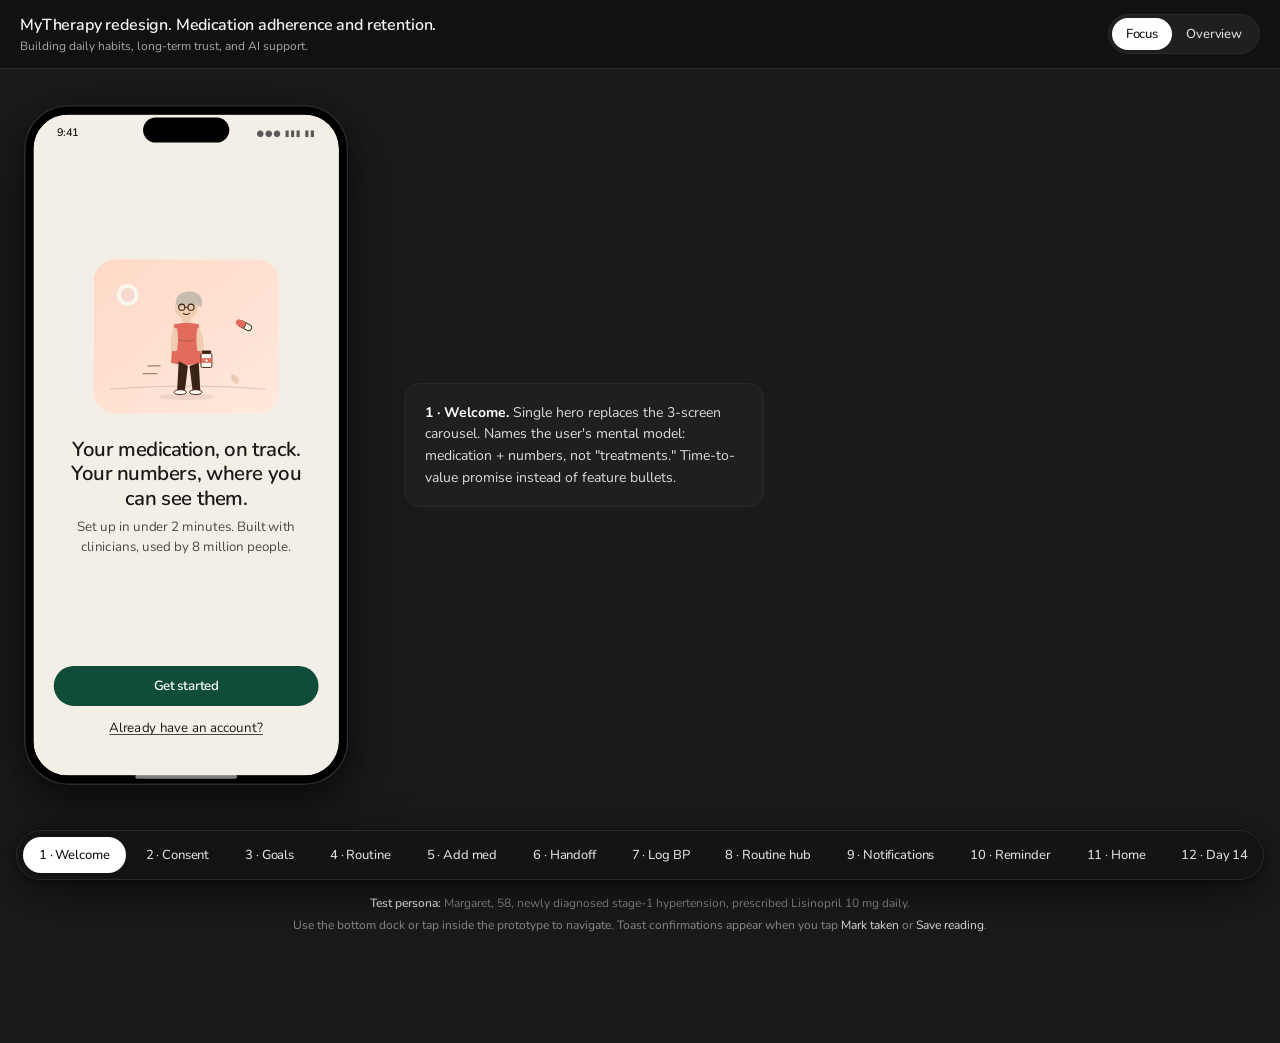
<file: projects/mytherapy-redesign/prototype/index.html>
<!doctype html>
<html lang="en">
<head>
<meta charset="utf-8" />
<meta name="viewport" content="width=device-width, initial-scale=1, viewport-fit=cover" />
<title>MyTherapy redesign prototype</title>
<link rel="preconnect" href="https://fonts.googleapis.com">
<link rel="preconnect" href="https://fonts.gstatic.com" crossorigin>
<link href="https://fonts.googleapis.com/css2?family=Nunito:wght@400;500;600;700;800&display=swap" rel="stylesheet">
<link rel="stylesheet" href="styles.css">
</head>
<body>
  <header class="topbar">
    <div class="topbar__title">
      <strong>MyTherapy redesign. Medication adherence and retention.</strong>
      <span class="topbar__sub">Building daily habits, long-term trust, and AI support.</span>
    </div>
    <div class="topbar__view" role="tablist" aria-label="View mode">
      <button data-view="focus" class="is-active" role="tab" aria-selected="true">Focus</button>
      <button data-view="overview" role="tab" aria-selected="false">Overview</button>
    </div>
  </header>

  <main class="stage" aria-label="Prototype stage">
    <div class="device-scale">
    <div class="device" aria-label="iPhone frame">
      <div class="device__notch" aria-hidden="true"></div>

      <div class="device__viewport" id="viewport">

        <!-- ============== SCREEN 1 · WELCOME ============== -->
        <section class="screen screen--welcome is-active" data-screen="welcome" aria-labelledby="welcome-title">
          <div class="status-bar">
            <span>9:41</span>
            <span class="status-bar__icons" aria-hidden="true">●●●  ▮▮▮  ▮▮</span>
          </div>

          <div class="welcome">
            <div class="welcome__top">
              <div class="welcome__art" aria-hidden="true">
                <svg viewBox="0 0 240 200" width="100%" height="100%">
                  <defs>
                    <linearGradient id="g2" x1="0" x2="1" y1="0" y2="1">
                      <stop offset="0" stop-color="#FFD9C7"/>
                      <stop offset="1" stop-color="#FFE9DC"/>
                    </linearGradient>
                    <clipPath id="clip2"><rect x="0" y="0" width="240" height="200" rx="28"/></clipPath>
                  </defs>
                  <g clip-path="url(#clip2)">
                    <rect x="0" y="0" width="240" height="200" rx="28" fill="url(#g2)"/>

                    <!-- sun, cream disc with coral inner core -->
                    <circle cx="44" cy="46" r="14" fill="#FBF7EE"/>
                    <circle cx="44" cy="46" r="9" fill="#E26B5C" opacity=".22"/>

                    <!-- horizon line -->
                    <path d="M22 168 q 100 -8 200 0"
                          stroke="#3A2417" stroke-width="1" fill="none"
                          stroke-linecap="round" opacity=".22"/>

                    <!-- soft ground shadow under the figure -->
                    <ellipse cx="120" cy="178" rx="36" ry="4" fill="#3A2417" opacity=".08"/>

                    <!-- HEAD -->
                    <circle cx="120" cy="62" r="15" fill="#F0CDB0"/>

                    <!-- silver hair, side-parted cap -->
                    <path d="M106 58
                             q 0 -14 14 -16
                             q 16 -2 20 10
                             q 1 6 -1 10
                             q -6 -4 -12 -4
                             q -10 0 -14 4
                             q -4 -2 -7 -4 z"
                          fill="#C8BBB0"/>

                    <!-- glasses, round -->
                    <g fill="none" stroke="#3A2417" stroke-width="1.4">
                      <circle cx="114" cy="62" r="4"/>
                      <circle cx="126" cy="62" r="4"/>
                      <line x1="118" y1="62" x2="122" y2="62" stroke-linecap="round"/>
                    </g>

                    <!-- gentle smile -->
                    <path d="M116 70 q 4 3 8 0" stroke="#3A2417" stroke-width="1.3" fill="none" stroke-linecap="round"/>

                    <!-- NECK -->
                    <path d="M114 76 v 6 h 12 v -6" fill="#F0CDB0"/>

                    <!-- TORSO, coral tunic, front-facing -->
                    <path d="M104 84
                             q 16 -4 32 0
                             l 4 50
                             q -20 6 -40 0 z"
                          fill="#E26B5C"/>
                    <!-- soft gather line across chest -->
                    <path d="M110 104 q 10 4 20 0" stroke="#3A2417" stroke-width="1" fill="none" stroke-linecap="round" opacity=".35"/>

                    <!-- LEFT ARM, hanging at side -->
                    <path d="M104 88
                             q -6 14 -4 30
                             q 5 2 8 0
                             q 2 -16 0 -28 z"
                          fill="#F0CDB0"/>

                    <!-- RIGHT ARM, holding bottle, slightly forward -->
                    <path d="M136 88
                             q 8 14 6 30
                             q -5 2 -8 0
                             q -2 -16 0 -28 z"
                          fill="#F0CDB0"/>

                    <!-- MEDICATION BOTTLE in right hand -->
                    <g transform="translate(146 122)">
                      <!-- cap -->
                      <rect x="-6" y="-4" width="12" height="4" rx="1" fill="#3A2417"/>
                      <!-- body -->
                      <rect x="-7" y="0" width="14" height="18" rx="1.5" fill="#FBF7EE" stroke="#3A2417" stroke-width="1.2"/>
                      <!-- coral label band -->
                      <rect x="-7" y="6" width="14" height="6" fill="#E26B5C"/>
                      <!-- Rx cross on label -->
                      <line x1="0" y1="7.5" x2="0" y2="10.5" stroke="#FBF7EE" stroke-width="1.2" stroke-linecap="round"/>
                      <line x1="-1.5" y1="9" x2="1.5" y2="9" stroke="#FBF7EE" stroke-width="1.2" stroke-linecap="round"/>
                    </g>

                    <!-- LEGS, dark trousers, slight stride -->
                    <path d="M110 132 l -2 38 l 10 0 l 4 -32 z" fill="#3A2417"/>
                    <path d="M124 138 l 4 32 l 10 0 l -2 -36 z" fill="#3A2417"/>

                    <!-- SHOES, cream ovals -->
                    <ellipse cx="112" cy="172" rx="8" ry="3.2" fill="#FBF7EE" stroke="#3A2417" stroke-width="1.2"/>
                    <ellipse cx="132" cy="172" rx="8" ry="3.2" fill="#FBF7EE" stroke="#3A2417" stroke-width="1.2"/>

                    <!-- motion lines, behind the figure -->
                    <g stroke="#3A2417" stroke-width="1.4" stroke-linecap="round" fill="none" opacity=".5">
                      <path d="M70 138 q 8 0 16 0"/>
                      <path d="M64 148 q 10 0 18 0"/>
                    </g>

                    <!-- a small floating capsule, signalling medication -->
                    <g transform="translate(196 86) rotate(28)">
                      <rect x="-9" y="-4" width="18" height="8" rx="4" fill="#FBF7EE" stroke="#3A2417" stroke-width="1.2"/>
                      <path d="M -9 -4 h 9 v 8 h -9 a 4 4 0 0 1 0 -8 z" fill="#E26B5C"/>
                      <line x1="0" y1="-3.5" x2="0" y2="3.5" stroke="#3A2417" stroke-width="1"/>
                    </g>

                    <!-- single leaf, off to the right -->
                    <path d="M186 162 q 6 -10 -8 -14 q -2 9 8 14 z" fill="#E8C4A8" opacity=".75"/>
                  </g>
                </svg>
              </div>
              <h1 id="welcome-title" class="welcome__title">Your medication, on track.<br/>Your numbers, where you can see them.</h1>
              <p class="welcome__sub">Set up in under 2 minutes. Built with clinicians, used by 8 million people.</p>
            </div>

            <div class="welcome__actions">
              <button class="btn btn--primary" data-go="consent">Get started</button>
              <a class="link link--muted" href="#" aria-label="Already have an account? Log in">Already have an account?</a>
            </div>
          </div>
        </section>

        <!-- ============== SCREEN 2 · CONSENT ============== -->
        <section class="screen screen--consent" data-screen="consent" aria-labelledby="consent-title">
          <div class="status-bar">
            <span>9:41</span>
            <span class="status-bar__icons" aria-hidden="true">●●●  ▮▮▮  ▮▮</span>
          </div>

          <div class="topnav">
            <button class="topnav__back topnav__back--circle" data-go="welcome" aria-label="Back">‹</button>
          </div>

          <div class="consent">
            <div class="consent__art" aria-hidden="true">
              <svg viewBox="0 0 240 160" width="100%" height="100%">
                <defs>
                  <linearGradient id="cg1" x1="0" x2="1" y1="0" y2="1">
                    <stop offset="0" stop-color="#FFD9C7"/>
                    <stop offset="1" stop-color="#FFE9DC"/>
                  </linearGradient>
                  <clipPath id="ccClip"><rect x="0" y="0" width="240" height="160" rx="28"/></clipPath>
                </defs>
                <g clip-path="url(#ccClip)">
                  <rect x="0" y="0" width="240" height="160" rx="28" fill="url(#cg1)"/>
                  <!-- soft cream disc -->
                  <circle cx="120" cy="80" r="56" fill="#FBF7EE" opacity=".85"/>
                  <!-- two cupped hands holding a heart, hand-drawn -->
                  <path d="M62 110 q -4 -22 18 -28 q 22 -8 40 -8 q 18 0 40 8 q 22 6 18 28 q -2 14 -20 18 q -22 6 -38 6 q -16 0 -38 -6 q -18 -4 -20 -18 z"
                        fill="#F0CDB0" stroke="#3A2417" stroke-width="1.6" stroke-linejoin="round"/>
                  <!-- subtle palm crease line -->
                  <path d="M80 100 q 40 14 80 0" stroke="#3A2417" stroke-width="1.2" fill="none" stroke-linecap="round" opacity=".35"/>
                  <!-- heart cradled above hands -->
                  <path d="M120 88 c -2 -2, -22 -14, -22 -30 c 0 -7, 6 -12, 12 -12 c 4 0, 8 2, 10 5 c 2 -3, 6 -5, 10 -5 c 6 0, 12 5, 12 12 c 0 16, -20 28, -22 30 z"
                        fill="#E26B5C"/>
                  <!-- breath / care arcs above the heart -->
                  <path d="M88 36 q 6 -8 14 -6" stroke="#3A2417" stroke-width="1.4" fill="none" stroke-linecap="round" opacity=".4"/>
                  <path d="M138 30 q 8 -2 14 6" stroke="#3A2417" stroke-width="1.4" fill="none" stroke-linecap="round" opacity=".4"/>
                  <!-- two leaves -->
                  <path d="M44 134 q -4 -12 8 -16 q 4 10 -8 16 z" fill="#E8C4A8" opacity=".7"/>
                  <path d="M196 130 q 6 -10 -8 -14 q -2 8 8 14 z" fill="#E8C4A8" opacity=".7"/>
                </g>
              </svg>
            </div>

            <div class="consent__scroll">
              <h1 id="consent-title" class="consent__title">Your comfort comes first.</h1>

              <h2 class="consent__section">Your privacy</h2>
              <p class="consent__body">We need your okay to handle the personal and health information you share. That's how the app does what it's meant to do.</p>

              <h2 class="consent__section">How we improve the app</h2>
              <p class="consent__body">We use analytics to see which features matter most, and to make the app better over time. You can read the full details in our Privacy Policy. We may also show sponsored content suited to you.</p>

              <p class="consent__legal">Tapping Accept all means you agree to our <a href="#">Terms of Use</a> and have read our <a href="#">Privacy Policy</a>. For finer control, tap Go to settings.</p>
            </div>

            <div class="consent__footer">
              <p class="consent__note">You can change your consents anytime in app settings.</p>
              <button class="btn btn--primary btn--block" data-go="goals">Accept all</button>
              <a class="link link--inline link--accent" href="#" data-go="goals">Go to settings</a>
            </div>
          </div>
        </section>

        <!-- ============== SCREEN 2C · GOALS ============== -->
        <section class="screen screen--goals" data-screen="goals" aria-labelledby="goals-title">
          <div class="status-bar">
            <span>9:41</span>
            <span class="status-bar__icons" aria-hidden="true">●●●  ▮▮▮  ▮▮</span>
          </div>

          <div class="topnav">
            <button class="topnav__back topnav__back--circle" data-go="consent" aria-label="Back">‹</button>
            <button class="topnav__skip" data-go="routine-categories">Skip</button>
          </div>

          <div class="goals">
            <h1 id="goals-title" class="goals__title">Picture the next few years.</h1>
            <p class="goals__sub">What would you like to keep doing? Pick up to three. We'll keep them close as your numbers move.</p>

            <ul class="goals__list" role="group" aria-label="Lifestyle goals">
              <li><button type="button" class="goal-pill is-on" data-goal="travel">Travel without worry</button></li>
              <li><button type="button" class="goal-pill" data-goal="people">Keep up with the people I love</button></li>
              <li><button type="button" class="goal-pill" data-goal="independent">Stay independent</button></li>
              <li><button type="button" class="goal-pill" data-goal="energy">More energy each day</button></li>
              <li><button type="button" class="goal-pill" data-goal="sleep">Sleep through the night</button></li>
              <li><button type="button" class="goal-pill" data-goal="mind">A clear, sharp mind</button></li>
              <li><button type="button" class="goal-pill" data-goal="headaches">Fewer headaches</button></li>
              <li><button type="button" class="goal-pill" data-goal="long-term">Stay well for years to come</button></li>
            </ul>

            <div class="goals__footer">
              <p class="goals__count" aria-live="polite"><span id="goals-count">1</span> of 3 selected</p>
              <button class="btn btn--primary btn--block" data-go="routine-categories" id="goals-continue">Continue</button>
            </div>
          </div>
        </section>

        <!-- ============== SCREEN 3 · ROUTINE CATEGORIES ============== -->
        <section class="screen screen--routine-list" data-screen="routine-categories" aria-labelledby="routine-list-title">
          <div class="status-bar">
            <span>9:42</span>
            <span class="status-bar__icons" aria-hidden="true">●●●  ▮▮▮  ▮▮</span>
          </div>

          <header class="routine-list__head">
            <div>
              <h1 id="routine-list-title" class="routine-list__title">Let's set up<br/>your routine.</h1>
              <p class="routine-list__sub">Start with any of the four categories below.</p>
            </div>
            <button class="routine-list__skip" data-go="handoff">Skip</button>
          </header>

          <hr class="routine-list__rule" />

          <div class="routine-list">
            <button type="button" class="routine-card" data-go="med-add-1">
              <span class="routine-card__icon" aria-hidden="true">
                <svg viewBox="0 0 48 48" width="44" height="44">
                  <g transform="translate(24 24) rotate(35)">
                    <rect x="-16" y="-7" width="32" height="14" rx="7" fill="#fff" stroke="#3A2417" stroke-width="1.6"/>
                    <path d="M -16 -7 h 16 v 14 h -16 a 7 7 0 0 1 0 -14 z" fill="#E26B5C"/>
                    <line x1="0" y1="-6" x2="0" y2="6" stroke="#3A2417" stroke-width="1.3"/>
                  </g>
                  <circle cx="38" cy="12" r="2" fill="#E26B5C" opacity=".5"/>
                  <circle cx="10" cy="38" r="2" fill="#E26B5C" opacity=".5"/>
                </svg>
              </span>
              <span class="routine-card__body">
                <span class="routine-card__title">Medications</span>
                <span class="routine-card__sub">Add the medications you take. We'll send reminders and keep your intake history.</span>
              </span>
              <span class="routine-card__add" aria-hidden="true">+</span>
            </button>

            <button type="button" class="routine-card" data-go="handoff">
              <span class="routine-card__icon" aria-hidden="true">
                <svg viewBox="0 0 48 48" width="44" height="44">
                  <!-- BP cuff loop -->
                  <ellipse cx="24" cy="22" rx="13" ry="10" fill="none" stroke="#3A2417" stroke-width="2"/>
                  <ellipse cx="24" cy="22" rx="13" ry="10" fill="#E26B5C" opacity=".15"/>
                  <!-- tube -->
                  <path d="M30 30 q 6 4 4 10" fill="none" stroke="#3A2417" stroke-width="2" stroke-linecap="round"/>
                  <!-- gauge -->
                  <circle cx="36" cy="40" r="4" fill="#fff" stroke="#3A2417" stroke-width="1.4"/>
                  <line x1="36" y1="40" x2="38" y2="38" stroke="#E26B5C" stroke-width="1.4" stroke-linecap="round"/>
                  <!-- heart inside cuff -->
                  <path d="M24 24 c-1 -1 -6 -3 -6 -7 c0 -2 2 -3 3 -3 c1 0 2 0.5 2 1.5 c0 -1 1 -1.5 2 -1.5 c1 0 3 1 3 3 c0 4 -3 6 -4 7 z" fill="#E26B5C"/>
                </svg>
              </span>
              <span class="routine-card__body">
                <span class="routine-card__title">Measurements</span>
                <span class="routine-card__sub">Log readings like blood pressure, weight, or blood sugar. We'll remind you when it's time.</span>
              </span>
              <span class="routine-card__add" aria-hidden="true">+</span>
            </button>

            <button type="button" class="routine-card" data-go="handoff">
              <span class="routine-card__icon" aria-hidden="true">
                <svg viewBox="0 0 48 48" width="44" height="44">
                  <!-- mini walking figure -->
                  <circle cx="24" cy="13" r="4" fill="#F0CDB0" stroke="#3A2417" stroke-width="1.2"/>
                  <path d="M22 18 q -1 6, 0 11 l 4 0 q 1 -5, 0 -11 z" fill="#E26B5C"/>
                  <!-- legs -->
                  <path d="M22 28 Q 19 33, 17 38" stroke="#3A2417" stroke-width="2.4" fill="none" stroke-linecap="round"/>
                  <path d="M26 28 Q 28 33, 30 36" stroke="#3A2417" stroke-width="2.4" fill="none" stroke-linecap="round"/>
                  <!-- arms -->
                  <path d="M22 20 Q 17 23, 16 27" stroke="#F0CDB0" stroke-width="2" fill="none" stroke-linecap="round"/>
                  <path d="M26 20 Q 31 23, 32 27" stroke="#F0CDB0" stroke-width="2" fill="none" stroke-linecap="round"/>
                  <!-- motion lines -->
                  <line x1="6" y1="32" x2="11" y2="32" stroke="#E26B5C" stroke-width="1.5" opacity=".5" stroke-linecap="round"/>
                  <line x1="4" y1="36" x2="9" y2="36" stroke="#E26B5C" stroke-width="1.5" opacity=".4" stroke-linecap="round"/>
                </svg>
              </span>
              <span class="routine-card__body">
                <span class="routine-card__title">Activities</span>
                <span class="routine-card__sub">Set reminders for daily habits like walking, drinking water, or stretching.</span>
              </span>
              <span class="routine-card__add" aria-hidden="true">+</span>
            </button>

            <button type="button" class="routine-card" data-go="handoff">
              <span class="routine-card__icon" aria-hidden="true">
                <svg viewBox="0 0 48 48" width="44" height="44">
                  <!-- gentle face, peach skin to match the people in the carousel -->
                  <circle cx="24" cy="24" r="14" fill="#F0CDB0" stroke="#3A2417" stroke-width="1.6"/>
                  <circle cx="19" cy="22" r="1.4" fill="#3A2417"/>
                  <circle cx="29" cy="22" r="1.4" fill="#3A2417"/>
                  <path d="M19 28 q5 4 10 0" fill="none" stroke="#3A2417" stroke-width="1.6" stroke-linecap="round"/>
                  <ellipse cx="16" cy="27" rx="2" ry="1.2" fill="#E26B5C" opacity=".5"/>
                  <ellipse cx="32" cy="27" rx="2" ry="1.2" fill="#E26B5C" opacity=".5"/>
                  <!-- a small breath / care arc, replaces the loose heart -->
                  <path d="M37 12 q 6 -2 8 4" stroke="#E26B5C" stroke-width="1.6" fill="none" stroke-linecap="round" opacity=".7"/>
                </svg>
              </span>
              <span class="routine-card__body">
                <span class="routine-card__title">Mood and symptoms</span>
                <span class="routine-card__sub">Check in with how you feel, and log any symptoms you notice.</span>
              </span>
              <span class="routine-card__add" aria-hidden="true">+</span>
            </button>
          </div>
        </section>

        <!-- ============== SCREEN 3C · ADD MEDICATION (entry) ============== -->
        <section class="screen screen--med-add" data-screen="med-add-1" aria-labelledby="med-add-1-title">
          <div class="status-bar">
            <span>9:42</span>
            <span class="status-bar__icons" aria-hidden="true">●●●  ▮▮▮  ▮▮</span>
          </div>

          <div class="topnav">
            <button class="topnav__back topnav__back--circle" data-go="routine-categories" aria-label="Close">✕</button>
          </div>

          <div class="med-add">
            <h1 id="med-add-1-title" class="med-add__title">Add your first medication</h1>
            <p class="med-add__sub">Pick the way that's easiest for you. You can add more later.</p>

            <div class="med-add__options">
              <button type="button" class="med-option med-option--feature" data-go="med-add-2">
                <span class="med-option__art" aria-hidden="true">
                  <svg viewBox="0 0 120 80" width="100%" height="100%">
                    <rect x="0" y="0" width="120" height="80" rx="18" fill="#FFE9DC"/>
                    <rect x="34" y="18" width="52" height="46" rx="8" fill="#FBF7EE" stroke="#3A2417" stroke-width="1.6"/>
                    <rect x="40" y="26" width="40" height="6" rx="2" fill="#E26B5C"/>
                    <rect x="40" y="36" width="32" height="3" rx="1" fill="#3A2417" opacity=".4"/>
                    <rect x="40" y="42" width="36" height="3" rx="1" fill="#3A2417" opacity=".4"/>
                    <rect x="40" y="48" width="28" height="3" rx="1" fill="#3A2417" opacity=".4"/>
                    <g stroke="#E26B5C" stroke-width="1.6" fill="none" stroke-linecap="round">
                      <path d="M16 22 l 4 -4"/>
                      <path d="M104 22 l -4 -4"/>
                      <path d="M16 58 l 4 4"/>
                      <path d="M104 58 l -4 4"/>
                    </g>
                  </svg>
                </span>
                <span class="med-option__body">
                  <span class="med-option__title">Scan the barcode</span>
                  <span class="med-option__sub">Point your camera at the package. Quickest way in.</span>
                </span>
                <span class="med-option__arrow" aria-hidden="true">›</span>
              </button>

              <button type="button" class="med-option" data-go="med-add-2">
                <span class="med-option__icon" aria-hidden="true">
                  <svg viewBox="0 0 24 24" width="22" height="22"><circle cx="11" cy="11" r="6.5" fill="none" stroke="currentColor" stroke-width="1.8"/><line x1="16" y1="16" x2="21" y2="21" stroke="currentColor" stroke-width="1.8" stroke-linecap="round"/></svg>
                </span>
                <span class="med-option__body">
                  <span class="med-option__title">Search by name</span>
                  <span class="med-option__sub">Type the medication name and pick it from the list.</span>
                </span>
                <span class="med-option__arrow" aria-hidden="true">›</span>
              </button>

              <button type="button" class="med-option" data-go="med-add-2">
                <span class="med-option__icon" aria-hidden="true">
                  <svg viewBox="0 0 24 24" width="22" height="22"><rect x="4" y="4" width="7" height="7" rx="1" fill="none" stroke="currentColor" stroke-width="1.8"/><rect x="13" y="4" width="7" height="7" rx="1" fill="none" stroke="currentColor" stroke-width="1.8"/><rect x="4" y="13" width="7" height="7" rx="1" fill="none" stroke="currentColor" stroke-width="1.8"/><rect x="15" y="15" width="3" height="3" fill="currentColor"/></svg>
                </span>
                <span class="med-option__body">
                  <span class="med-option__title">Scan medication plan</span>
                  <span class="med-option__sub">Have a printed plan from your doctor? Add everything in one go.</span>
                </span>
                <span class="med-option__arrow" aria-hidden="true">›</span>
              </button>
            </div>
          </div>
        </section>

        <!-- ============== SCREEN 3D · MEDICATION SEARCH ============== -->
        <section class="screen screen--med-search" data-screen="med-add-2" aria-labelledby="med-add-2-title">
          <div class="status-bar">
            <span>9:43</span>
            <span class="status-bar__icons" aria-hidden="true">●●●  ▮▮▮  ▮▮</span>
          </div>

          <header class="med-search__head">
            <label class="med-search__field">
              <span class="med-search__icon" aria-hidden="true">
                <svg viewBox="0 0 24 24" width="18" height="18"><circle cx="11" cy="11" r="6.5" fill="none" stroke="currentColor" stroke-width="1.8"/><line x1="16" y1="16" x2="21" y2="21" stroke="currentColor" stroke-width="1.8" stroke-linecap="round"/></svg>
              </span>
              <span id="med-add-2-title" class="med-search__value">Lisin</span>
              <span class="med-search__caret" aria-hidden="true"></span>
              <button class="med-search__clear" type="button" aria-label="Clear">✕</button>
            </label>
            <button class="med-search__cancel" type="button" data-go="med-add-1">Cancel</button>
          </header>

          <p class="med-search__hint">
            Medication not found? <a href="#" data-go="med-add-3">Tap here to create with custom name</a>
          </p>

          <ul class="med-search__list">
            <li><button type="button" class="med-search__item" data-go="med-add-3">
              <span class="med-search__pill" aria-hidden="true">℞</span>
              <span><strong>Lisino</strong>pril 10 mg Tabletten</span>
            </button></li>
            <li><button type="button" class="med-search__item" data-go="med-add-3">
              <span class="med-search__pill" aria-hidden="true">℞</span>
              <span><strong>Lisino</strong>pril 10 Heumann Tabl. Tabletten</span>
            </button></li>
            <li><button type="button" class="med-search__item" data-go="med-add-3">
              <span class="med-search__pill" aria-hidden="true">℞</span>
              <span><strong>Lisino</strong>pril 2.5 Heumann Tabletten</span>
            </button></li>
            <li><button type="button" class="med-search__item" data-go="med-add-3">
              <span class="med-search__pill" aria-hidden="true">℞</span>
              <span><strong>Lisino</strong>pril 20 Heumann Tabl. Tabletten</span>
            </button></li>
            <li><button type="button" class="med-search__item" data-go="med-add-3">
              <span class="med-search__pill" aria-hidden="true">℞</span>
              <span><strong>Lisino</strong>pril 30 - 1 A Pharma Tabletten</span>
            </button></li>
            <li><button type="button" class="med-search__item" data-go="med-add-3">
              <span class="med-search__pill" aria-hidden="true">℞</span>
              <span><strong>Lisino</strong>pril 5 - 1 A Pharma Tabletten</span>
            </button></li>
          </ul>
        </section>

        <!-- ============== SCREEN 3E · FREQUENCY ============== -->
        <section class="screen screen--med-step" data-screen="med-add-3" aria-labelledby="med-add-3-title">
          <div class="status-bar">
            <span>9:44</span>
            <span class="status-bar__icons" aria-hidden="true">●●●  ▮▮▮  ▮▮</span>
          </div>

          <div class="topnav">
            <button class="topnav__back" data-go="med-add-2" aria-label="Back">‹</button>
          </div>

          <div class="med-step">
            <div class="med-step__art" aria-hidden="true">
              <svg viewBox="0 0 120 90" width="100%" height="100%">
                <rect x="0" y="0" width="120" height="90" rx="18" fill="#FFE9DC"/>
                <circle cx="60" cy="45" r="22" fill="#FBF7EE" stroke="#3A2417" stroke-width="1.6"/>
                <!-- soft check, coral instead of clinic-green -->
                <path d="M48 46 l8 8 l16 -18" stroke="#E26B5C" stroke-width="2.4" fill="none" stroke-linecap="round" stroke-linejoin="round"/>
                <!-- sun-disc accent (replaces purple ball) -->
                <circle cx="86" cy="22" r="8" fill="#E26B5C" opacity=".85"/>
                <path d="M22 70 q -4 -10 6 -14 q 4 8 -6 14 z" fill="#E8C4A8" opacity=".8"/>
              </svg>
            </div>

            <p class="med-step__context">Lisinopril 10 mg Tabletten</p>
            <h1 id="med-add-3-title" class="med-step__title">How often do you take this medication?</h1>

            <ul class="med-choice">
              <li><button type="button" class="med-choice__item is-on" data-go="med-add-4">
                <span>Once daily</span>
                <span class="med-choice__check" aria-hidden="true">✓</span>
              </button></li>
              <li><button type="button" class="med-choice__item" data-go="med-add-4">Twice daily</button></li>
              <li><button type="button" class="med-choice__item" data-go="med-add-4">On demand (no reminder needed)</button></li>
              <li><button type="button" class="med-choice__item" data-go="med-add-4">I need more options...</button></li>
            </ul>

            <div class="med-step__footer">
              <button class="btn btn--primary btn--block" data-go="med-add-4">Next</button>
            </div>
          </div>
        </section>

        <!-- ============== SCREEN 3F · TIME AND DOSE ============== -->
        <section class="screen screen--med-step" data-screen="med-add-4" aria-labelledby="med-add-4-title">
          <div class="status-bar">
            <span>9:45</span>
            <span class="status-bar__icons" aria-hidden="true">●●●  ▮▮▮  ▮▮</span>
          </div>

          <div class="topnav">
            <button class="topnav__back" data-go="med-add-3" aria-label="Back">‹</button>
          </div>

          <div class="med-step">
            <div class="med-step__art" aria-hidden="true">
              <svg viewBox="0 0 120 90" width="100%" height="100%">
                <rect x="0" y="0" width="120" height="90" rx="14" fill="#FFE9DC"/>
                <circle cx="60" cy="45" r="22" fill="#fff" stroke="#3A2417" stroke-width="1.6"/>
                <path d="M60 32 v 14 l 8 5" stroke="#3A2417" stroke-width="2.2" fill="none" stroke-linecap="round"/>
                <rect x="80" y="22" width="20" height="14" rx="3" fill="#fff" stroke="#3A2417" stroke-width="1.4"/>
                <path d="M86 22 v -4 q 0 -3 4 -3 q 4 0 4 3 v 4" fill="none" stroke="#3A2417" stroke-width="1.4"/>
              </svg>
            </div>

            <p class="med-step__context">Lisinopril 10 mg Tabletten</p>
            <h1 id="med-add-4-title" class="med-step__title">When would you like to be reminded?</h1>

            <div class="med-row">
              <span class="med-row__label">Time</span>
              <span class="med-row__value">08:30</span>
            </div>
            <div class="med-row">
              <span class="med-row__label">Dose</span>
              <span class="med-row__value">1 pill(s)</span>
            </div>

            <h2 class="med-step__section">Prominent reminders</h2>
            <div class="med-row med-row--toggle">
              <span class="med-row__label" id="toggle-critical-label">Enable Critical Alerts</span>
              <span class="toggle is-on" role="switch" aria-checked="true" aria-labelledby="toggle-critical-label" tabindex="0">
                <span class="toggle__text toggle__text--on" aria-hidden="true">ON</span>
                <span class="toggle__text toggle__text--off" aria-hidden="true">OFF</span>
                <span class="toggle__knob" aria-hidden="true"></span>
              </span>
            </div>
            <p class="med-step__note">
              <span class="med-step__info" aria-hidden="true">i</span>
              Critical Alerts play a sound, vibrate, and appear on your Lock Screen even when your phone is on Silent or Do Not Disturb. Useful if you sometimes don't hear the regular reminder.
            </p>

            <div class="med-step__footer">
              <button class="btn btn--primary btn--block" data-go="med-add-5">Next</button>
            </div>
          </div>
        </section>

        <!-- ============== SCREEN 3G · CRITICAL ALERTS DIALOG ============== -->
        <section class="screen screen--med-step screen--med-dialog" data-screen="med-add-5" aria-labelledby="med-add-5-title">
          <div class="status-bar">
            <span>9:46</span>
            <span class="status-bar__icons" aria-hidden="true">●●●  ▮▮▮  ▮▮</span>
          </div>

          <div class="topnav">
            <button class="topnav__back" data-go="med-add-4" aria-label="Back">‹</button>
          </div>

          <div class="med-step med-step--dimmed">
            <div class="med-step__art" aria-hidden="true">
              <svg viewBox="0 0 120 90" width="100%" height="100%">
                <rect x="0" y="0" width="120" height="90" rx="14" fill="#FFE9DC"/>
                <circle cx="60" cy="45" r="22" fill="#fff" stroke="#3A2417" stroke-width="1.6"/>
                <path d="M60 32 v 14 l 8 5" stroke="#3A2417" stroke-width="2.2" fill="none" stroke-linecap="round"/>
              </svg>
            </div>

            <p class="med-step__context">Lisinopril 10 mg Tabletten</p>
            <h1 id="med-add-5-title" class="med-step__title">When would you like to be reminded?</h1>

            <div class="med-row">
              <span class="med-row__label">Time</span>
              <span class="med-row__value">08:30</span>
            </div>
          </div>

          <div class="med-dialog">
            <div class="med-dialog__icon" aria-hidden="true">
              <svg viewBox="0 0 24 24" width="32" height="32"><path d="M12 3 L22 20 H2 Z" fill="#E26B5C"/><path d="M12 10 v 5" stroke="#fff" stroke-width="2" stroke-linecap="round"/><circle cx="12" cy="18" r="1.2" fill="#fff"/></svg>
            </div>
            <h2 class="med-dialog__title">"MyTherapy" Would Like to Send You Critical Alerts</h2>
            <p class="med-dialog__body">
              Critical Alerts always play a sound, vibrate, and appear on the Lock Screen even if your iPhone is muted or a Focus is on. Manage Critical Alerts in Settings.
            </p>
            <div class="med-dialog__actions">
              <button type="button" class="med-dialog__btn" data-go="med-add-8">Don't Allow</button>
              <button type="button" class="med-dialog__btn med-dialog__btn--primary" data-go="med-add-8">Allow</button>
            </div>
          </div>
        </section>

        <!-- ============== SCREEN 3J · INDICATION ============== -->
        <section class="screen screen--med-step" data-screen="med-add-8" aria-labelledby="med-add-8-title">
          <div class="status-bar">
            <span>9:49</span>
            <span class="status-bar__icons" aria-hidden="true">●●●  ▮▮▮  ▮▮</span>
          </div>

          <div class="topnav">
            <button class="topnav__back" data-go="med-add-5" aria-label="Back">‹</button>
            <button class="topnav__skip topnav__skip--accent" data-go="handoff">Skip</button>
          </div>

          <div class="med-step">
            <div class="med-step__art" aria-hidden="true">
              <svg viewBox="0 0 120 90" width="100%" height="100%">
                <rect x="0" y="0" width="120" height="90" rx="14" fill="#FFE9DC"/>
                <rect x="36" y="22" width="48" height="50" rx="4" fill="#fff" stroke="#3A2417" stroke-width="1.6"/>
                <circle cx="60" cy="38" r="8" fill="#E5F2EC" stroke="#0F4C3A" stroke-width="1.4"/>
                <path d="M60 34 v 8 M56 38 h 8" stroke="#0F4C3A" stroke-width="1.6" stroke-linecap="round"/>
                <rect x="44" y="50" width="32" height="3" rx="1" fill="#3A2417" opacity=".3"/>
                <rect x="44" y="56" width="24" height="3" rx="1" fill="#3A2417" opacity=".3"/>
                <rect x="44" y="62" width="28" height="3" rx="1" fill="#3A2417" opacity=".3"/>
              </svg>
            </div>

            <p class="med-step__context">Lisinopril 10 mg Tabletten</p>
            <h1 id="med-add-8-title" class="med-step__title">What do you take this for?</h1>
            <p class="med-step__sub">Multiple answers possible</p>

            <ul class="med-choice">
              <li><button type="button" class="med-choice__item">Diabetic Nephropathies</button></li>
              <li><button type="button" class="med-choice__item">Heart Failure</button></li>
              <li><button type="button" class="med-choice__item is-on">
                <span>Hypertension</span>
                <span class="med-choice__check" aria-hidden="true">✓</span>
              </button></li>
              <li><button type="button" class="med-choice__item">Myocardial Infarction</button></li>
              <li><button type="button" class="med-choice__item">Ventricular Dysfunction</button></li>
              <li><button type="button" class="med-choice__item">Other</button></li>
              <li><button type="button" class="med-choice__item med-choice__item--muted">I don't know</button></li>
            </ul>

            <div class="med-step__footer">
              <button class="btn btn--primary btn--block" data-go="handoff">Add</button>
            </div>
          </div>
        </section>

        <!-- ============== SCREEN 4 · HANDOFF ============== -->
        <section class="screen screen--handoff" data-screen="handoff" aria-labelledby="handoff-title">
          <div class="status-bar">
            <span>9:42</span>
            <span class="status-bar__icons" aria-hidden="true">●●●  ▮▮▮  ▮▮</span>
          </div>

          <div class="topnav">
            <button class="topnav__back" data-go="routine-categories" aria-label="Back">‹</button>
          </div>

          <div class="handoff">
            <div class="handoff__check" aria-hidden="true">
              <svg viewBox="0 0 96 96" width="96" height="96">
                <circle cx="48" cy="48" r="44" fill="#FFD9C7"/>
                <circle cx="48" cy="48" r="32" fill="#FBF7EE"/>
                <path d="M34 50 l10 10 l20 -22" stroke="#E26B5C" stroke-width="3.2" fill="none" stroke-linecap="round" stroke-linejoin="round"/>
                <path d="M76 18 q 5 -2 8 3" stroke="#3A2417" stroke-width="1.6" fill="none" stroke-linecap="round" opacity=".4"/>
                <path d="M14 76 q -2 5 3 8" stroke="#3A2417" stroke-width="1.6" fill="none" stroke-linecap="round" opacity=".4"/>
                <path d="M82 60 q 4 2 3 7" stroke="#3A2417" stroke-width="1.4" fill="none" stroke-linecap="round" opacity=".3"/>
              </svg>
            </div>
            <h1 id="handoff-title" class="handoff__title">Lisinopril is set up.</h1>

            <article class="handoff__reminder" aria-label="First reminder">
              <span class="handoff__reminder-icon" aria-hidden="true">
                <svg viewBox="0 0 24 24" width="22" height="22">
                  <circle cx="12" cy="13" r="8" fill="none" stroke="#E26B5C" stroke-width="1.8"/>
                  <path d="M12 9 v 4 l 3 2" stroke="#E26B5C" stroke-width="1.8" fill="none" stroke-linecap="round" stroke-linejoin="round"/>
                  <path d="M7 5 l -2 2 M17 5 l 2 2" stroke="#E26B5C" stroke-width="1.8" fill="none" stroke-linecap="round"/>
                </svg>
              </span>
              <div>
                <p class="handoff__reminder-label">First reminder</p>
                <p class="handoff__reminder-time">at 08:30</p>
              </div>
            </article>

            <article class="handoff__why" aria-label="What you're doing this for">
              <p class="handoff__why-eyebrow">What you're doing this for</p>
              <p class="handoff__why-goal" data-goal-primary>Travel without worry</p>
              <p class="handoff__why-body">We'll keep this in view as your numbers move.</p>
            </article>

            <hr class="handoff__rule" />

            <p class="handoff__lead">Since you're managing high blood pressure, we'd suggest one more thing:</p>

            <article class="suggestion">
              <div class="suggestion__icon" aria-hidden="true">
                <svg viewBox="0 0 24 24" width="22" height="22"><path d="M12 21s-7-4.5-9-9a5 5 0 0 1 9-3 5 5 0 0 1 9 3c-2 4.5-9 9-9 9z" fill="#E26B5C"/></svg>
              </div>
              <h2 class="suggestion__title">Track your BP readings</h2>
              <p class="suggestion__body">See whether your medication is working over the next 4 to 8 weeks.</p>
              <button class="btn btn--primary btn--block" data-go="log-bp">Set up BP tracking</button>
            </article>

            <button class="btn btn--quiet btn--block handoff__done" data-go="today">I'm done for now</button>

            <a class="link link--inline" href="#" data-go="routine-hub">Or set up other reminders →</a>
          </div>
        </section>

        <!-- ============== SCREEN 5 · ROUTINE HUB ============== -->
        <section class="screen screen--routine-list" data-screen="routine-hub" aria-labelledby="routine-hub-title">
          <div class="status-bar">
            <span>9:43</span>
            <span class="status-bar__icons" aria-hidden="true">●●●  ▮▮▮  ▮▮</span>
          </div>

          <div class="topnav">
            <button class="topnav__back" data-go="handoff" aria-label="Back">‹</button>
          </div>

          <header class="routine-list__head">
            <div>
              <h1 id="routine-hub-title" class="routine-list__title">Your routine,<br/>so far.</h1>
              <p class="routine-list__sub">Medication and blood pressure are set. Add more reminders now, or come back anytime.</p>
            </div>
          </header>

          <hr class="routine-list__rule" />

          <div class="routine-list">
            <div class="routine-card routine-card--done" aria-label="Medications, set up">
              <span class="routine-card__icon" aria-hidden="true">
                <svg viewBox="0 0 48 48" width="44" height="44">
                  <g transform="translate(24 24) rotate(35)">
                    <rect x="-16" y="-7" width="32" height="14" rx="7" fill="#fff" stroke="#3A2417" stroke-width="1.6"/>
                    <path d="M -16 -7 h 16 v 14 h -16 a 7 7 0 0 1 0 -14 z" fill="#E26B5C"/>
                    <line x1="0" y1="-6" x2="0" y2="6" stroke="#3A2417" stroke-width="1.3"/>
                  </g>
                </svg>
              </span>
              <span class="routine-card__body">
                <span class="routine-card__title">Medications</span>
                <span class="routine-card__sub">Lisinopril 10 mg, daily at 08:30.</span>
              </span>
              <span class="routine-card__check" aria-hidden="true">
                <svg viewBox="0 0 24 24" width="22" height="22">
                  <circle cx="12" cy="12" r="11" fill="#0F4C3A"/>
                  <path d="M7 12 l3.5 3.5 L17 9" fill="none" stroke="#fff" stroke-width="2.2" stroke-linecap="round" stroke-linejoin="round"/>
                </svg>
              </span>
            </div>

            <div class="routine-card routine-card--done" aria-label="Measurements, set up">
              <span class="routine-card__icon" aria-hidden="true">
                <svg viewBox="0 0 48 48" width="44" height="44">
                  <ellipse cx="24" cy="22" rx="13" ry="10" fill="none" stroke="#3A2417" stroke-width="2"/>
                  <ellipse cx="24" cy="22" rx="13" ry="10" fill="#E26B5C" opacity=".15"/>
                  <path d="M30 30 q 6 4 4 10" fill="none" stroke="#3A2417" stroke-width="2" stroke-linecap="round"/>
                  <circle cx="36" cy="40" r="4" fill="#fff" stroke="#3A2417" stroke-width="1.4"/>
                  <line x1="36" y1="40" x2="38" y2="38" stroke="#E26B5C" stroke-width="1.4" stroke-linecap="round"/>
                  <path d="M24 24 c-1 -1 -6 -3 -6 -7 c0 -2 2 -3 3 -3 c1 0 2 0.5 2 1.5 c0 -1 1 -1.5 2 -1.5 c1 0 3 1 3 3 c0 4 -3 6 -4 7 z" fill="#E26B5C"/>
                </svg>
              </span>
              <span class="routine-card__body">
                <span class="routine-card__title">Measurements</span>
                <span class="routine-card__sub">Blood pressure logged. We'll remind you tomorrow morning.</span>
              </span>
              <span class="routine-card__check" aria-hidden="true">
                <svg viewBox="0 0 24 24" width="22" height="22">
                  <circle cx="12" cy="12" r="11" fill="#0F4C3A"/>
                  <path d="M7 12 l3.5 3.5 L17 9" fill="none" stroke="#fff" stroke-width="2.2" stroke-linecap="round" stroke-linejoin="round"/>
                </svg>
              </span>
            </div>

            <button type="button" class="routine-card" data-go="notification-permission">
              <span class="routine-card__icon" aria-hidden="true">
                <svg viewBox="0 0 48 48" width="44" height="44">
                  <circle cx="24" cy="13" r="4" fill="#F0CDB0" stroke="#3A2417" stroke-width="1.2"/>
                  <path d="M22 18 q -1 6, 0 11 l 4 0 q 1 -5, 0 -11 z" fill="#E26B5C"/>
                  <path d="M22 28 Q 19 33, 17 38" stroke="#3A2417" stroke-width="2.4" fill="none" stroke-linecap="round"/>
                  <path d="M26 28 Q 28 33, 30 36" stroke="#3A2417" stroke-width="2.4" fill="none" stroke-linecap="round"/>
                  <path d="M22 20 Q 17 23, 16 27" stroke="#F0CDB0" stroke-width="2" fill="none" stroke-linecap="round"/>
                  <path d="M26 20 Q 31 23, 32 27" stroke="#F0CDB0" stroke-width="2" fill="none" stroke-linecap="round"/>
                </svg>
              </span>
              <span class="routine-card__body">
                <span class="routine-card__title">Activities</span>
                <span class="routine-card__sub">Set reminders for daily habits like walking or stretching.</span>
              </span>
              <span class="routine-card__add" aria-hidden="true">+</span>
            </button>

            <button type="button" class="routine-card" data-go="notification-permission">
              <span class="routine-card__icon" aria-hidden="true">
                <svg viewBox="0 0 48 48" width="44" height="44">
                  <circle cx="24" cy="24" r="14" fill="#F5C947"/>
                  <circle cx="19" cy="22" r="1.6" fill="#3A2417"/>
                  <circle cx="29" cy="22" r="1.6" fill="#3A2417"/>
                  <path d="M19 28 q5 5 10 0" fill="none" stroke="#3A2417" stroke-width="1.8" stroke-linecap="round"/>
                </svg>
              </span>
              <span class="routine-card__body">
                <span class="routine-card__title">Mood and symptoms</span>
                <span class="routine-card__sub">Check in with how you feel, and log any symptoms you notice.</span>
              </span>
              <span class="routine-card__add" aria-hidden="true">+</span>
            </button>
          </div>

          <button class="btn btn--primary btn--block routine-list__cta" data-go="notification-permission">I'm done for now</button>
        </section>

        <!-- ============== SCREEN 6 · NOTIFICATION PERMISSION ============== -->
        <section class="screen screen--notify" data-screen="notification-permission" aria-labelledby="notify-title">
          <div class="status-bar">
            <span>9:43</span>
            <span class="status-bar__icons" aria-hidden="true">●●●  ▮▮▮  ▮▮</span>
          </div>

          <div class="topnav">
            <button class="topnav__back" data-go="routine-hub" aria-label="Back">‹</button>
          </div>

          <div class="notify">
            <div class="notify__art" aria-hidden="true">
              <svg viewBox="0 0 120 120" width="120" height="120">
                <circle cx="60" cy="60" r="56" fill="#FFE4DD"/>
                <path d="M60 36 c-12 0 -22 9 -22 22 v 8 l-6 8 v 4 h 56 v -4 l -6 -8 v -8 c0 -13 -10 -22 -22 -22 z" fill="#fff" stroke="#3A2417" stroke-width="2"/>
                <path d="M60 32 v -6" stroke="#3A2417" stroke-width="2.4" stroke-linecap="round"/>
                <path d="M52 80 a 8 8 0 0 0 16 0" fill="#E26B5C"/>
                <circle cx="92" cy="34" r="7" fill="#E26B5C"/>
                <path d="M92 30 v 8 M88 34 h 8" stroke="#fff" stroke-width="1.8" stroke-linecap="round"/>
              </svg>
            </div>

            <h1 id="notify-title" class="notify__title">Turn on reminders.</h1>
            <p class="notify__sub">A few timely nudges so your reminders actually fire.</p>

            <ul class="notify__list">
              <li><strong>Daily medication reminder</strong> at the time you set, even on silent.</li>
              <li><strong>A gentle nudge</strong> if you've missed a couple of BP readings.</li>
              <li><strong>Nothing else.</strong> You can change this in settings anytime.</li>
            </ul>

            <div class="notify__actions">
              <button class="btn btn--primary btn--block" data-go="push-notif-1">Allow notifications</button>
              <a class="link link--inline link--accent" href="#" data-go="push-notif-1">Not now</a>
            </div>
          </div>
        </section>

        <!-- ============== SCREEN · PUSH NOTIFICATION 1 (lock screen) ============== -->
        <section class="screen screen--lock" data-screen="push-notif-1" aria-labelledby="lock-title">
          <div class="lock__statusbar" aria-hidden="true">
            <span>8:30</span>
            <span class="lock__statusbar-icons">●●●  ▮▮▮  ▮▮</span>
          </div>

          <div class="lock__clockwrap">
            <p class="lock__date">Wednesday, 20 May</p>
            <h1 id="lock-title" class="lock__time">08:30</h1>
          </div>

          <button type="button" class="lock-notif" data-go="today" aria-label="Open Lisinopril reminder">
            <span class="lock-notif__icon" aria-hidden="true">
              <svg viewBox="0 0 48 48" width="40" height="40">
                <rect x="4" y="4" width="40" height="40" rx="9" fill="#FBF7EE" stroke="#3A2417" stroke-width="1.4"/>
                <g transform="translate(24 24) rotate(35)">
                  <rect x="-12" y="-6" width="24" height="12" rx="6" fill="#FBF7EE" stroke="#3A2417" stroke-width="1.4"/>
                  <path d="M -12 -6 h 12 v 12 h -12 a 6 6 0 0 1 0 -12 z" fill="#E26B5C"/>
                  <line x1="0" y1="-5" x2="0" y2="5" stroke="#3A2417" stroke-width="1.2"/>
                </g>
              </svg>
            </span>
            <span class="lock-notif__body">
              <span class="lock-notif__head">
                <span class="lock-notif__app">MyTherapy</span>
                <span class="lock-notif__time">now</span>
              </span>
              <span class="lock-notif__title">Time for your Lisinopril.</span>
              <span class="lock-notif__sub">10 mg, one tablet. The one that brings your numbers down.</span>
            </span>
          </button>

          <p class="lock__hint">Swipe up to open</p>
          <span class="lock__indicator" aria-hidden="true"></span>
        </section>

        <!-- ============== SCREEN · PUSH NOTIFICATION 2 (steady state, week 2+) ============== -->
        <section class="screen screen--lock" data-screen="push-notif-2" aria-labelledby="lock-2-title">
          <div class="lock__statusbar" aria-hidden="true">
            <span>8:30</span>
            <span class="lock__statusbar-icons">●●●  ▮▮▮  ▮▮</span>
          </div>

          <div class="lock__clockwrap">
            <p class="lock__date">Tuesday, 3 June</p>
            <h1 id="lock-2-title" class="lock__time">08:30</h1>
          </div>

          <div class="lock-notif lock-notif--expanded" role="group" aria-label="Lisinopril reminder">
            <div class="lock-notif__top">
              <span class="lock-notif__icon" aria-hidden="true">
                <svg viewBox="0 0 48 48" width="40" height="40">
                  <rect x="4" y="4" width="40" height="40" rx="9" fill="#FBF7EE" stroke="#3A2417" stroke-width="1.4"/>
                  <g transform="translate(24 24) rotate(35)">
                    <rect x="-12" y="-6" width="24" height="12" rx="6" fill="#FBF7EE" stroke="#3A2417" stroke-width="1.4"/>
                    <path d="M -12 -6 h 12 v 12 h -12 a 6 6 0 0 1 0 -12 z" fill="#E26B5C"/>
                    <line x1="0" y1="-5" x2="0" y2="5" stroke="#3A2417" stroke-width="1.2"/>
                  </g>
                </svg>
              </span>
              <span class="lock-notif__body">
                <span class="lock-notif__head">
                  <span class="lock-notif__app">MyTherapy</span>
                  <span class="lock-notif__time">now</span>
                </span>
                <span class="lock-notif__title">Lisinopril, 10 mg.</span>
                <span class="lock-notif__sub">Day 14. Down 6 points, closer to <span data-goal-primary-lower>travel without worry</span>.</span>
              </span>
            </div>
            <div class="lock-notif__actions">
              <button type="button" class="lock-notif__action" data-go="today-milestone">Mark taken</button>
              <button type="button" class="lock-notif__action lock-notif__action--ghost">Remind me in 15 min</button>
            </div>
          </div>

          <p class="lock__hint">Swipe up to open</p>
          <span class="lock__indicator" aria-hidden="true"></span>
        </section>

        <!-- ============== SCREEN · TODAY (milestone moment, day 14) ============== -->
        <section class="screen screen--today" data-screen="today-milestone" aria-labelledby="milestone-title">
          <div class="status-bar">
            <span>8:31</span>
            <span class="status-bar__icons" aria-hidden="true">●●●  ▮▮▮  ▮▮</span>
          </div>

          <header class="today__header">
            <div>
              <h1 id="milestone-title" class="today__day">Today</h1>
              <p class="today__date">Tuesday, 3 June</p>
            </div>
            <button class="iconbtn" aria-label="Inbox">
              <svg viewBox="0 0 24 24" width="22" height="22"><path d="M3 7h18v10H3z M3 7l9 6 9-6" fill="none" stroke="#1A1A1A" stroke-width="1.6"/></svg>
            </button>
          </header>

          <article class="card card--milestone" aria-label="Two weeks of Lisinopril">
            <p class="card__eyebrow card__eyebrow--accent">Two weeks in</p>
            <p class="milestone__headline">14 days of Lisinopril, taken.</p>
            <p class="milestone__sub">Your average is down 6 points. That's closer to <span data-goal-primary-lower>travel without worry</span>.</p>
            <div class="dotstrip dotstrip--full" aria-label="Every day taken this week">
              <span class="dotstrip__dot is-on">M</span>
              <span class="dotstrip__dot is-on dotstrip__dot--just">T</span>
              <span class="dotstrip__dot">W</span>
              <span class="dotstrip__dot">T</span>
              <span class="dotstrip__dot">F</span>
              <span class="dotstrip__dot">S</span>
              <span class="dotstrip__dot">S</span>
            </div>
            <p class="milestone__note">Logged from your lock screen, just now.</p>
          </article>

          <h2 class="today__section">Blood pressure</h2>
          <article class="card card--bp">
            <p class="bp__last"><strong>Last reading: 134/82</strong></p>
            <p class="bp__when">Yesterday</p>
            <p class="bp__trend"><span class="trend trend--down" aria-hidden="true">↘</span> Down 6 pts in 2 weeks</p>
            <button class="btn btn--secondary btn--block" data-go="log-bp">Log reading</button>
          </article>

          <article class="card card--share">
            <div>
              <p class="card__line"><strong>Share with your doctor</strong></p>
              <p class="card__sub">Two weeks of readings, ready to send.</p>
            </div>
            <button class="iconbtn iconbtn--strong" aria-label="Export">›</button>
          </article>

          <article class="card card--why" aria-label="Why you're doing this">
            <p class="card__eyebrow">Why you're doing this</p>
            <p class="why__primary" data-goal-primary>Travel without worry</p>
            <p class="why__others"><span data-goal-others>and 2 others</span> · <a href="#" class="why__edit">Edit</a></p>
          </article>

          <nav class="tabbar" aria-label="Bottom navigation">
            <button class="tabbar__btn is-active" aria-current="page">
              <svg viewBox="0 0 24 24" width="20" height="20" aria-hidden="true"><path d="M4 11l8-7 8 7v9a1 1 0 0 1-1 1h-4v-6h-6v6H5a1 1 0 0 1-1-1z" fill="none" stroke="currentColor" stroke-width="1.6"/></svg>
              <span>Today</span>
            </button>
            <button class="tabbar__btn" data-go="insights">
              <svg viewBox="0 0 24 24" width="20" height="20" aria-hidden="true"><path d="M4 19V8 M10 19v-8 M16 19v-12 M22 19H2" fill="none" stroke="currentColor" stroke-width="1.6"/></svg>
              <span>Insights</span>
            </button>
            <button class="tabbar__btn" data-go="treatment">
              <svg viewBox="0 0 24 24" width="20" height="20" aria-hidden="true"><path d="M5 4h14v16H5z M9 8h6 M9 12h6 M9 16h4" fill="none" stroke="currentColor" stroke-width="1.6"/></svg>
              <span>Treatment</span>
            </button>
            <button class="tabbar__btn" data-go="support">
              <svg viewBox="0 0 24 24" width="20" height="20" aria-hidden="true"><circle cx="12" cy="12" r="9" fill="none" stroke="currentColor" stroke-width="1.6"/><path d="M9.5 9.5 a 2.5 2.5 0 1 1 3.5 2.5 v 1.5" fill="none" stroke="currentColor" stroke-width="1.6" stroke-linecap="round"/><circle cx="12" cy="17" r="1" fill="currentColor"/></svg>
              <span>Support</span>
            </button>
          </nav>
        </section>

        <!-- ============== SCREEN 7 · TODAY ============== -->
        <section class="screen screen--today" data-screen="today" aria-labelledby="today-title">
          <div class="status-bar">
            <span>9:43</span>
            <span class="status-bar__icons" aria-hidden="true">●●●  ▮▮▮  ▮▮</span>
          </div>

          <header class="today__header">
            <div>
              <h1 id="today-title" class="today__day">Today</h1>
              <p class="today__date">Tuesday, 17 May</p>
            </div>
            <button class="iconbtn" aria-label="Inbox">
              <svg viewBox="0 0 24 24" width="22" height="22"><path d="M3 7h18v10H3z M3 7l9 6 9-6" fill="none" stroke="#1A1A1A" stroke-width="1.6"/></svg>
            </button>
          </header>

          <article class="card card--week" aria-label="This week's adherence">
            <p class="card__eyebrow">This week</p>
            <div class="dotstrip" aria-label="6 of 7 days taken">
              <span class="dotstrip__dot is-on">M</span>
              <span class="dotstrip__dot is-on">T</span>
              <span class="dotstrip__dot is-on">W</span>
              <span class="dotstrip__dot is-on">T</span>
              <span class="dotstrip__dot is-on">F</span>
              <span class="dotstrip__dot is-on">S</span>
              <span class="dotstrip__dot is-today" aria-current="true">S</span>
            </div>
            <p class="card__line"><strong>Lisinopril taken 6 of 7 days.</strong> Right on track.</p>
          </article>

          <h2 class="today__section">Today's medication</h2>
          <article class="card card--med" id="med-card">
            <div class="med">
              <div class="med__time">08:30</div>
              <div>
                <p class="med__name">Lisinopril 10 mg</p>
                <p class="med__dose">1 tablet</p>
              </div>
              <button class="btn btn--secondary" id="mark-taken">Mark taken</button>
            </div>
          </article>

          <h2 class="today__section">Blood pressure</h2>
          <article class="card card--bp">
            <p class="bp__last"><strong>Last reading: 142/88</strong></p>
            <p class="bp__when">3 days ago</p>
            <p class="bp__trend"><span class="trend trend--down" aria-hidden="true">↘</span> Down 4 pts in 2 weeks</p>
            <button class="btn btn--secondary btn--block" data-go="log-bp">Log reading</button>
          </article>

          <article class="card card--why" aria-label="Why you're doing this">
            <p class="card__eyebrow">Why you're doing this</p>
            <p class="why__primary" data-goal-primary>Travel without worry</p>
            <p class="why__others"><span data-goal-others>and 2 others</span> · <a href="#" class="why__edit">Edit</a></p>
          </article>

          <article class="card card--ai">
            <div class="ai__row">
              <div class="ai__icon" aria-hidden="true">
                <svg viewBox="0 0 24 24" width="20" height="20"><path d="M4 5h12l4 4v6a4 4 0 0 1-4 4H9l-5 4z" fill="none" stroke="#E26B5C" stroke-width="1.6" stroke-linejoin="round"/></svg>
              </div>
              <div>
                <p class="ai__title">Ask MyTherapy</p>
                <p class="ai__body">Ask about side effects, doses, or your BP, anytime.</p>
              </div>
            </div>
          </article>

          <nav class="tabbar" aria-label="Bottom navigation">
            <button class="tabbar__btn is-active" aria-current="page">
              <svg viewBox="0 0 24 24" width="20" height="20" aria-hidden="true"><path d="M4 11l8-7 8 7v9a1 1 0 0 1-1 1h-4v-6h-6v6H5a1 1 0 0 1-1-1z" fill="none" stroke="currentColor" stroke-width="1.6"/></svg>
              <span>Today</span>
            </button>
            <button class="tabbar__btn" data-go="insights">
              <svg viewBox="0 0 24 24" width="20" height="20" aria-hidden="true"><path d="M4 19V8 M10 19v-8 M16 19v-12 M22 19H2" fill="none" stroke="currentColor" stroke-width="1.6"/></svg>
              <span>Insights</span>
            </button>
            <button class="tabbar__btn" data-go="treatment">
              <svg viewBox="0 0 24 24" width="20" height="20" aria-hidden="true"><path d="M5 4h14v16H5z M9 8h6 M9 12h6 M9 16h4" fill="none" stroke="currentColor" stroke-width="1.6"/></svg>
              <span>Treatment</span>
            </button>
            <button class="tabbar__btn" data-go="support">
              <svg viewBox="0 0 24 24" width="20" height="20" aria-hidden="true"><circle cx="12" cy="12" r="9" fill="none" stroke="currentColor" stroke-width="1.6"/><path d="M9.5 9.5 a 2.5 2.5 0 1 1 3.5 2.5 v 1.5" fill="none" stroke="currentColor" stroke-width="1.6" stroke-linecap="round"/><circle cx="12" cy="17" r="1" fill="currentColor"/></svg>
              <span>Support</span>
            </button>
          </nav>
        </section>

        <!-- ============== SCREEN · TREATMENT ============== -->
        <section class="screen screen--today" data-screen="treatment" aria-labelledby="treatment-title">
          <div class="status-bar">
            <span>9:43</span>
            <span class="status-bar__icons" aria-hidden="true">●●●  ▮▮▮  ▮▮</span>
          </div>

          <header class="today__header">
            <div>
              <h1 id="treatment-title" class="today__day">Treatment</h1>
              <p class="today__date">What you take, when you take it</p>
            </div>
            <button class="iconbtn iconbtn--strong" data-go="med-add-1" aria-label="Add a medication">
              <svg viewBox="0 0 24 24" width="22" height="22"><line x1="12" y1="5" x2="12" y2="19" stroke="currentColor" stroke-width="2" stroke-linecap="round"/><line x1="5" y1="12" x2="19" y2="12" stroke="currentColor" stroke-width="2" stroke-linecap="round"/></svg>
            </button>
          </header>

          <h2 class="today__section">Your medication</h2>
          <article class="card card--treatment">
            <div class="treatment__head">
              <div class="treatment__pill" aria-hidden="true">
                <svg viewBox="0 0 36 36" width="36" height="36">
                  <g transform="translate(18 18) rotate(35)">
                    <rect x="-12" y="-6" width="24" height="12" rx="6" fill="#FBF7EE" stroke="#3A2417" stroke-width="1.4"/>
                    <path d="M -12 -6 h 12 v 12 h -12 a 6 6 0 0 1 0 -12 z" fill="#E26B5C"/>
                    <line x1="0" y1="-5" x2="0" y2="5" stroke="#3A2417" stroke-width="1.2"/>
                  </g>
                </svg>
              </div>
              <div>
                <p class="treatment__name">Lisinopril 10 mg</p>
                <p class="treatment__dose">1 tablet, daily at 08:30</p>
              </div>
            </div>
            <div class="treatment__meta">
              <span class="meta-chip">For hypertension</span>
              <span class="meta-chip meta-chip--soft">30 pills left</span>
            </div>
            <div class="treatment__row">
              <span>Started</span>
              <span>3 May</span>
            </div>
            <div class="treatment__row">
              <span>Next refill</span>
              <span>2 Jun, ~2 weeks</span>
            </div>
            <div class="treatment__actions">
              <button class="btn btn--secondary">Edit reminder</button>
              <button class="btn btn--secondary">Request refill</button>
            </div>
          </article>

          <article class="card card--ai">
            <p class="card__eyebrow">Interaction check</p>
            <p class="card__line">No interactions to flag with the medications you've added. We'll let you know if anything changes when you add more.</p>
          </article>

          <article class="card card--note">
            <p class="card__eyebrow">From your GP</p>
            <p class="card__line">Dr. Patel suggested a 4-week check-in once you start. <strong>Book at 30 days.</strong></p>
          </article>

          <nav class="tabbar" aria-label="Bottom navigation">
            <button class="tabbar__btn" data-go="today">
              <svg viewBox="0 0 24 24" width="20" height="20" aria-hidden="true"><path d="M4 11l8-7 8 7v9a1 1 0 0 1-1 1h-4v-6h-6v6H5a1 1 0 0 1-1-1z" fill="none" stroke="currentColor" stroke-width="1.6"/></svg>
              <span>Today</span>
            </button>
            <button class="tabbar__btn" data-go="insights">
              <svg viewBox="0 0 24 24" width="20" height="20" aria-hidden="true"><path d="M4 19V8 M10 19v-8 M16 19v-12 M22 19H2" fill="none" stroke="currentColor" stroke-width="1.6"/></svg>
              <span>Insights</span>
            </button>
            <button class="tabbar__btn is-active" aria-current="page">
              <svg viewBox="0 0 24 24" width="20" height="20" aria-hidden="true"><path d="M5 4h14v16H5z M9 8h6 M9 12h6 M9 16h4" fill="none" stroke="currentColor" stroke-width="1.6"/></svg>
              <span>Treatment</span>
            </button>
            <button class="tabbar__btn" data-go="support">
              <svg viewBox="0 0 24 24" width="20" height="20" aria-hidden="true"><circle cx="12" cy="12" r="9" fill="none" stroke="currentColor" stroke-width="1.6"/><path d="M9.5 9.5 a 2.5 2.5 0 1 1 3.5 2.5 v 1.5" fill="none" stroke="currentColor" stroke-width="1.6" stroke-linecap="round"/><circle cx="12" cy="17" r="1" fill="currentColor"/></svg>
              <span>Support</span>
            </button>
          </nav>
        </section>

        <!-- ============== SCREEN · SUPPORT ============== -->
        <section class="screen screen--today" data-screen="support" aria-labelledby="support-title">
          <div class="status-bar">
            <span>9:43</span>
            <span class="status-bar__icons" aria-hidden="true">●●●  ▮▮▮  ▮▮</span>
          </div>

          <header class="today__header">
            <div>
              <h1 id="support-title" class="today__day">Support</h1>
              <p class="today__date">People and places that can help</p>
            </div>
          </header>

          <h2 class="today__section">Talk to someone</h2>
          <button type="button" class="card card--row card--link">
            <span class="row-icon" aria-hidden="true">
              <svg viewBox="0 0 24 24" width="22" height="22"><circle cx="12" cy="8" r="4" fill="none" stroke="#E26B5C" stroke-width="1.8"/><path d="M4 21 c 0 -5 4 -8 8 -8 c 4 0 8 3 8 8" fill="none" stroke="#E26B5C" stroke-width="1.8" stroke-linecap="round"/></svg>
            </span>
            <span class="row-body">
              <span class="row-title">Your GP, Dr. Patel</span>
              <span class="row-sub">Book a follow-up, request a refill, or send a question.</span>
            </span>
            <span class="row-arrow" aria-hidden="true">›</span>
          </button>

          <button type="button" class="card card--row card--link">
            <span class="row-icon" aria-hidden="true">
              <svg viewBox="0 0 24 24" width="22" height="22"><path d="M4 5h12l4 4v6a4 4 0 0 1-4 4H9l-5 4z" fill="none" stroke="#E26B5C" stroke-width="1.8" stroke-linejoin="round"/></svg>
            </span>
            <span class="row-body">
              <span class="row-title">Ask MyTherapy</span>
              <span class="row-sub">A calm answer about side effects, doses, or readings, anytime.</span>
            </span>
            <span class="row-arrow" aria-hidden="true">›</span>
          </button>

          <h2 class="today__section">Find a pharmacy</h2>
          <button type="button" class="card card--row card--link">
            <span class="row-icon" aria-hidden="true">
              <svg viewBox="0 0 24 24" width="22" height="22"><path d="M12 21 c -5 -5 -8 -8 -8 -12 a 8 8 0 0 1 16 0 c 0 4 -3 7 -8 12 z" fill="none" stroke="#E26B5C" stroke-width="1.8" stroke-linejoin="round"/><circle cx="12" cy="9" r="2.5" fill="#E26B5C"/></svg>
            </span>
            <span class="row-body">
              <span class="row-title">Pharmacies near you</span>
              <span class="row-sub">Opening hours, phone numbers, and directions.</span>
            </span>
            <span class="row-arrow" aria-hidden="true">›</span>
          </button>

          <h2 class="today__section">Learn the basics</h2>
          <button type="button" class="card card--row card--link">
            <span class="row-icon" aria-hidden="true">
              <svg viewBox="0 0 24 24" width="22" height="22"><path d="M5 4h12 a 2 2 0 0 1 2 2 v 14 l -8 -4 l -8 4 v -14 a 2 2 0 0 1 2 -2 z" fill="none" stroke="#E26B5C" stroke-width="1.8" stroke-linejoin="round"/></svg>
            </span>
            <span class="row-body">
              <span class="row-title">Living with high blood pressure</span>
              <span class="row-sub">Plain-language guides on diet, exercise, and what your numbers mean.</span>
            </span>
            <span class="row-arrow" aria-hidden="true">›</span>
          </button>

          <button type="button" class="card card--row card--link">
            <span class="row-icon" aria-hidden="true">
              <svg viewBox="0 0 24 24" width="22" height="22"><circle cx="12" cy="12" r="9" fill="none" stroke="#E26B5C" stroke-width="1.8"/><path d="M9.5 9.5 a 2.5 2.5 0 1 1 3.5 2.5 v 1.5" fill="none" stroke="#E26B5C" stroke-width="1.8" stroke-linecap="round"/><circle cx="12" cy="17" r="1" fill="#E26B5C"/></svg>
            </span>
            <span class="row-body">
              <span class="row-title">Help and contact</span>
              <span class="row-sub">FAQs, account questions, or a real person if you're stuck.</span>
            </span>
            <span class="row-arrow" aria-hidden="true">›</span>
          </button>

          <nav class="tabbar" aria-label="Bottom navigation">
            <button class="tabbar__btn" data-go="today">
              <svg viewBox="0 0 24 24" width="20" height="20" aria-hidden="true"><path d="M4 11l8-7 8 7v9a1 1 0 0 1-1 1h-4v-6h-6v6H5a1 1 0 0 1-1-1z" fill="none" stroke="currentColor" stroke-width="1.6"/></svg>
              <span>Today</span>
            </button>
            <button class="tabbar__btn" data-go="insights">
              <svg viewBox="0 0 24 24" width="20" height="20" aria-hidden="true"><path d="M4 19V8 M10 19v-8 M16 19v-12 M22 19H2" fill="none" stroke="currentColor" stroke-width="1.6"/></svg>
              <span>Insights</span>
            </button>
            <button class="tabbar__btn" data-go="treatment">
              <svg viewBox="0 0 24 24" width="20" height="20" aria-hidden="true"><path d="M5 4h14v16H5z M9 8h6 M9 12h6 M9 16h4" fill="none" stroke="currentColor" stroke-width="1.6"/></svg>
              <span>Treatment</span>
            </button>
            <button class="tabbar__btn is-active" aria-current="page">
              <svg viewBox="0 0 24 24" width="20" height="20" aria-hidden="true"><circle cx="12" cy="12" r="9" fill="none" stroke="currentColor" stroke-width="1.6"/><path d="M9.5 9.5 a 2.5 2.5 0 1 1 3.5 2.5 v 1.5" fill="none" stroke="currentColor" stroke-width="1.6" stroke-linecap="round"/><circle cx="12" cy="17" r="1" fill="currentColor"/></svg>
              <span>Support</span>
            </button>
          </nav>
        </section>

        <!-- ============== SCREEN 6 · LOG BP ============== -->
        <section class="screen screen--log" data-screen="log-bp" aria-labelledby="log-title">
          <div class="status-bar">
            <span>9:44</span>
            <span class="status-bar__icons" aria-hidden="true">●●●  ▮▮▮  ▮▮</span>
          </div>

          <header class="log__head">
            <button class="iconbtn" data-go="today" aria-label="Close">✕</button>
          </header>

          <h1 id="log-title" class="log__title">Log a blood pressure reading</h1>

          <form class="log__form" id="bp-form" novalidate>
            <div class="bigfield-row">
              <label class="bigfield">
                <span class="bigfield__label">Systolic</span>
                <input class="bigfield__input" type="number" inputmode="numeric" value="142" id="sys" aria-label="Systolic" />
              </label>
              <label class="bigfield">
                <span class="bigfield__label">Diastolic</span>
                <input class="bigfield__input" type="number" inputmode="numeric" value="88" id="dia" aria-label="Diastolic" />
              </label>
            </div>

            <label class="smallfield">
              <span class="smallfield__label">Pulse <em>(optional)</em></span>
              <input class="smallfield__input" type="number" inputmode="numeric" value="72" />
            </label>

            <fieldset class="radio">
              <legend class="radio__legend">When</legend>
              <label class="radio__opt is-on"><input type="radio" name="when" checked /><span>Just now</span></label>
              <label class="radio__opt"><input type="radio" name="when" /><span>Earlier</span></label>
            </fieldset>

            <fieldset class="chips">
              <legend class="chips__legend">Context <em>(optional)</em></legend>
              <button type="button" class="chip">Morning</button>
              <button type="button" class="chip">Evening</button>
              <button type="button" class="chip">After exercise</button>
              <button type="button" class="chip">Stressed</button>
              <button type="button" class="chip chip--ghost">+ Add note</button>
            </fieldset>

            <button class="btn btn--primary btn--block" type="submit">Save reading</button>

            <p class="log__tip"><strong>Tip:</strong> For the most useful trend, try to log at the same time of day, sitting quietly for 5 min before the cuff goes on.</p>
          </form>
        </section>

        <!-- ============== SCREEN 7 · INSIGHTS ============== -->
        <section class="screen screen--insights" data-screen="insights" aria-labelledby="insights-title">
          <div class="status-bar">
            <span>9:45</span>
            <span class="status-bar__icons" aria-hidden="true">●●●  ▮▮▮  ▮▮</span>
          </div>

          <header class="today__header">
            <h1 id="insights-title" class="today__day">Insights</h1>
          </header>

          <article class="card card--chart">
            <p class="card__eyebrow">Blood pressure</p>
            <svg class="chart" viewBox="0 0 320 170" role="img" aria-label="BP trending down from 152 to 132 over 4 weeks">
              <!-- y axis labels -->
              <g font-family="Nunito, sans-serif" font-size="10" fill="#7E7E7E">
                <text x="6" y="18">160</text>
                <text x="6" y="48">150</text>
                <text x="6" y="78">140</text>
                <text x="6" y="108">130</text>
                <text x="6" y="138">120</text>
              </g>
              <!-- grid -->
              <g stroke="#EFEAE2" stroke-width="1">
                <line x1="36" y1="15" x2="310" y2="15"/>
                <line x1="36" y1="45" x2="310" y2="45"/>
                <line x1="36" y1="75" x2="310" y2="75"/>
                <line x1="36" y1="105" x2="310" y2="105" stroke="#E26B5C" stroke-dasharray="3 3"/>
                <line x1="36" y1="135" x2="310" y2="135"/>
              </g>
              <!-- target -->
              <text x="252" y="100" font-family="Nunito, sans-serif" font-size="10" fill="#E26B5C">target 130/80</text>
              <!-- line -->
              <polyline points="70,40 140,72 210,90 280,98" fill="none" stroke="#E26B5C" stroke-width="2.5" stroke-linecap="round" stroke-linejoin="round"/>
              <g fill="#E26B5C">
                <circle cx="70" cy="40" r="4"/>
                <circle cx="140" cy="72" r="4"/>
                <circle cx="210" cy="90" r="4"/>
                <circle cx="280" cy="98" r="4"/>
              </g>
              <!-- x labels -->
              <g font-family="Nunito, sans-serif" font-size="10" fill="#7E7E7E" text-anchor="middle">
                <text x="70" y="160">Wk 1</text>
                <text x="140" y="160">Wk 2</text>
                <text x="210" y="160">Wk 3</text>
                <text x="280" y="160">Wk 4</text>
              </g>
            </svg>
            <p class="card__line"><strong>Your average has dropped 9 points in 3 weeks.</strong></p>
            <p class="card__sub">Goal: 130/80 by 22 Jul</p>
          </article>

          <article class="card card--why card--why-insights" aria-label="What this is for">
            <p class="card__eyebrow">What this is for</p>
            <p class="why__primary" data-goal-primary>Travel without worry</p>
            <p class="why__body">Steady numbers are what make this possible.</p>
          </article>

          <article class="card">
            <p class="card__eyebrow">Adherence</p>
            <p class="card__line"><strong>23 of 25 days (92%)</strong></p>
            <div class="calgrid" aria-hidden="true">
              <span class="cd is-on"></span><span class="cd is-on"></span><span class="cd is-on"></span><span class="cd is-on"></span><span class="cd is-on"></span><span class="cd is-on"></span><span class="cd"></span>
              <span class="cd is-on"></span><span class="cd is-on"></span><span class="cd is-on"></span><span class="cd is-on"></span><span class="cd is-on"></span><span class="cd is-on"></span><span class="cd is-on"></span>
              <span class="cd is-on"></span><span class="cd is-on"></span><span class="cd"></span><span class="cd is-on"></span><span class="cd is-on"></span><span class="cd is-on"></span><span class="cd is-on"></span>
              <span class="cd is-on"></span><span class="cd is-on"></span><span class="cd is-on"></span><span class="cd is-on"></span>
            </div>
          </article>

          <article class="card card--ai">
            <p class="card__eyebrow">Patterns we've noticed</p>
            <p class="card__line">Your evening readings run <strong>about 6 points higher</strong> than mornings. That's normal. Tell your GP if it changes.</p>
          </article>

          <article class="card card--share">
            <div>
              <p class="card__line"><strong>Share with your doctor</strong></p>
              <p class="card__sub">Export the last 4 weeks</p>
            </div>
            <button class="iconbtn iconbtn--strong" aria-label="Export">›</button>
          </article>

          <nav class="tabbar" aria-label="Bottom navigation">
            <button class="tabbar__btn" data-go="today">
              <svg viewBox="0 0 24 24" width="20" height="20" aria-hidden="true"><path d="M4 11l8-7 8 7v9a1 1 0 0 1-1 1h-4v-6h-6v6H5a1 1 0 0 1-1-1z" fill="none" stroke="currentColor" stroke-width="1.6"/></svg>
              <span>Today</span>
            </button>
            <button class="tabbar__btn is-active" aria-current="page">
              <svg viewBox="0 0 24 24" width="20" height="20" aria-hidden="true"><path d="M4 19V8 M10 19v-8 M16 19v-12 M22 19H2" fill="none" stroke="currentColor" stroke-width="1.6"/></svg>
              <span>Insights</span>
            </button>
            <button class="tabbar__btn" data-go="treatment">
              <svg viewBox="0 0 24 24" width="20" height="20" aria-hidden="true"><path d="M5 4h14v16H5z M9 8h6 M9 12h6 M9 16h4" fill="none" stroke="currentColor" stroke-width="1.6"/></svg>
              <span>Treatment</span>
            </button>
            <button class="tabbar__btn" data-go="support">
              <svg viewBox="0 0 24 24" width="20" height="20" aria-hidden="true"><circle cx="12" cy="12" r="9" fill="none" stroke="currentColor" stroke-width="1.6"/><path d="M9.5 9.5 a 2.5 2.5 0 1 1 3.5 2.5 v 1.5" fill="none" stroke="currentColor" stroke-width="1.6" stroke-linecap="round"/><circle cx="12" cy="17" r="1" fill="currentColor"/></svg>
              <span>Support</span>
            </button>
          </nav>
        </section>

        <!-- ============== SCREEN · DEFERRED · ABOUT YOU (Day 1, evening) ============== -->
        <section class="screen screen--deferred" data-screen="deferred-about" aria-labelledby="deferred-about-title">
          <div class="status-bar">
            <span>21:14</span>
            <span class="status-bar__icons" aria-hidden="true">●●●  ▮▮▮  ▮▮</span>
          </div>

          <header class="today__header">
            <div>
              <h1 class="today__day">Today</h1>
              <p class="today__date">Tuesday evening, 17 May</p>
            </div>
            <button class="iconbtn" aria-label="Inbox">
              <svg viewBox="0 0 24 24" width="22" height="22"><path d="M3 7h18v10H3z M3 7l9 6 9-6" fill="none" stroke="#1A1A1A" stroke-width="1.6"/></svg>
            </button>
          </header>

          <article class="card card--prompt">
            <p class="card__eyebrow card__eyebrow--accent">Day 1, evening</p>
            <h2 id="deferred-about-title" class="prompt__title">A little about you?</h2>
            <p class="prompt__body">Now that your first day is in, we can tailor what we send. Some health guidance differs by age and by sex assigned at birth. Two short questions, a minute tops.</p>

            <form class="prompt__form" novalidate>
              <label class="field">
                <span class="field__label">Date of birth</span>
                <div class="field__date">
                  <input class="field__input field__input--num" type="text" inputmode="numeric" maxlength="2" value="14" aria-label="Day" />
                  <span class="field__sep">/</span>
                  <input class="field__input field__input--num" type="text" inputmode="numeric" maxlength="2" value="03" aria-label="Month" />
                  <span class="field__sep">/</span>
                  <input class="field__input field__input--num field__input--year" type="text" inputmode="numeric" maxlength="4" value="1968" aria-label="Year" />
                </div>
              </label>
              <fieldset class="genderset">
                <legend class="field__label">Gender</legend>
                <div class="genderset__opts">
                  <label class="radio__opt"><input type="radio" name="gender2" value="female" /><span>Female</span></label>
                  <label class="radio__opt"><input type="radio" name="gender2" value="male" /><span>Male</span></label>
                  <label class="radio__opt"><input type="radio" name="gender2" value="nonbinary" /><span>Non-binary</span></label>
                  <label class="radio__opt"><input type="radio" name="gender2" value="prefer-not" /><span>Prefer not to say</span></label>
                </div>
              </fieldset>
              <button class="btn btn--primary btn--block" type="button" data-go="deferred-inventory">Save</button>
              <a class="link link--inline link--accent" href="#" data-go="deferred-inventory">Not now</a>
            </form>
          </article>

          <nav class="tabbar" aria-label="Bottom navigation">
            <button class="tabbar__btn is-active" aria-current="page">
              <svg viewBox="0 0 24 24" width="20" height="20" aria-hidden="true"><path d="M4 11l8-7 8 7v9a1 1 0 0 1-1 1h-4v-6h-6v6H5a1 1 0 0 1-1-1z" fill="none" stroke="currentColor" stroke-width="1.6"/></svg>
              <span>Today</span>
            </button>
            <button class="tabbar__btn" data-go="insights">
              <svg viewBox="0 0 24 24" width="20" height="20" aria-hidden="true"><path d="M4 19V8 M10 19v-8 M16 19v-12 M22 19H2" fill="none" stroke="currentColor" stroke-width="1.6"/></svg>
              <span>Insights</span>
            </button>
            <button class="tabbar__btn" data-go="treatment">
              <svg viewBox="0 0 24 24" width="20" height="20" aria-hidden="true"><path d="M5 4h14v16H5z M9 8h6 M9 12h6 M9 16h4" fill="none" stroke="currentColor" stroke-width="1.6"/></svg>
              <span>Treatment</span>
            </button>
            <button class="tabbar__btn" data-go="support">
              <svg viewBox="0 0 24 24" width="20" height="20" aria-hidden="true"><circle cx="12" cy="12" r="9" fill="none" stroke="currentColor" stroke-width="1.6"/><path d="M9.5 9.5 a 2.5 2.5 0 1 1 3.5 2.5 v 1.5" fill="none" stroke="currentColor" stroke-width="1.6" stroke-linecap="round"/><circle cx="12" cy="17" r="1" fill="currentColor"/></svg>
              <span>Support</span>
            </button>
          </nav>
        </section>

        <!-- ============== SCREEN · DEFERRED · INVENTORY (Week 2) ============== -->
        <section class="screen screen--deferred" data-screen="deferred-inventory" aria-labelledby="deferred-inventory-title">
          <div class="status-bar">
            <span>9:12</span>
            <span class="status-bar__icons" aria-hidden="true">●●●  ▮▮▮  ▮▮</span>
          </div>

          <header class="today__header">
            <div>
              <h1 class="today__day">Today</h1>
              <p class="today__date">Tuesday, 31 May</p>
            </div>
            <button class="iconbtn" aria-label="Inbox">
              <svg viewBox="0 0 24 24" width="22" height="22"><path d="M3 7h18v10H3z M3 7l9 6 9-6" fill="none" stroke="#1A1A1A" stroke-width="1.6"/></svg>
            </button>
          </header>

          <article class="card card--prompt">
            <p class="card__eyebrow card__eyebrow--accent">Week 2</p>
            <h2 id="deferred-inventory-title" class="prompt__title">Want a heads-up before you run out?</h2>
            <p class="prompt__body">Two weeks in, your Lisinopril supply is about half gone. We can ping you when you're down to roughly a week's worth, so a refill is never a scramble.</p>

            <div class="prompt__row">
              <div>
                <p class="prompt__row-label">Pills you have now</p>
                <p class="prompt__row-value">about 16</p>
              </div>
              <div>
                <p class="prompt__row-label">Remind me when I hit</p>
                <p class="prompt__row-value">10 pills</p>
              </div>
            </div>

            <button class="btn btn--primary btn--block" data-go="deferred-prescriber">Turn on refill reminders</button>
            <a class="link link--inline link--accent" href="#" data-go="deferred-prescriber">Not now</a>
          </article>

          <nav class="tabbar" aria-label="Bottom navigation">
            <button class="tabbar__btn is-active" aria-current="page">
              <svg viewBox="0 0 24 24" width="20" height="20" aria-hidden="true"><path d="M4 11l8-7 8 7v9a1 1 0 0 1-1 1h-4v-6h-6v6H5a1 1 0 0 1-1-1z" fill="none" stroke="currentColor" stroke-width="1.6"/></svg>
              <span>Today</span>
            </button>
            <button class="tabbar__btn" data-go="insights">
              <svg viewBox="0 0 24 24" width="20" height="20" aria-hidden="true"><path d="M4 19V8 M10 19v-8 M16 19v-12 M22 19H2" fill="none" stroke="currentColor" stroke-width="1.6"/></svg>
              <span>Insights</span>
            </button>
            <button class="tabbar__btn" data-go="treatment">
              <svg viewBox="0 0 24 24" width="20" height="20" aria-hidden="true"><path d="M5 4h14v16H5z M9 8h6 M9 12h6 M9 16h4" fill="none" stroke="currentColor" stroke-width="1.6"/></svg>
              <span>Treatment</span>
            </button>
            <button class="tabbar__btn" data-go="support">
              <svg viewBox="0 0 24 24" width="20" height="20" aria-hidden="true"><circle cx="12" cy="12" r="9" fill="none" stroke="currentColor" stroke-width="1.6"/><path d="M9.5 9.5 a 2.5 2.5 0 1 1 3.5 2.5 v 1.5" fill="none" stroke="currentColor" stroke-width="1.6" stroke-linecap="round"/><circle cx="12" cy="17" r="1" fill="currentColor"/></svg>
              <span>Support</span>
            </button>
          </nav>
        </section>

        <!-- ============== SCREEN · DEFERRED · PRESCRIBER (After first refill) ============== -->
        <section class="screen screen--deferred" data-screen="deferred-prescriber" aria-labelledby="deferred-prescriber-title">
          <div class="status-bar">
            <span>10:02</span>
            <span class="status-bar__icons" aria-hidden="true">●●●  ▮▮▮  ▮▮</span>
          </div>

          <header class="today__header">
            <div>
              <h1 class="today__day">Today</h1>
              <p class="today__date">Friday, 3 June</p>
            </div>
            <button class="iconbtn" aria-label="Inbox">
              <svg viewBox="0 0 24 24" width="22" height="22"><path d="M3 7h18v10H3z M3 7l9 6 9-6" fill="none" stroke="#1A1A1A" stroke-width="1.6"/></svg>
            </button>
          </header>

          <article class="card card--prompt">
            <p class="card__eyebrow card__eyebrow--accent">After your first refill</p>
            <h2 id="deferred-prescriber-title" class="prompt__title">Add the GP who prescribed this?</h2>
            <p class="prompt__body">Now you've picked up your first refill, it's a good time. Adding Dr. Patel lets you request future refills from the app, and we can remind you about check-ins.</p>

            <label class="med-input">
              <span class="med-input__label">Name</span>
              <span class="med-input__placeholder">Name or specialization</span>
            </label>
            <label class="med-input">
              <span class="med-input__label">Location</span>
              <span class="med-input__placeholder">Area or postcode</span>
            </label>

            <button class="btn btn--primary btn--block" data-go="today">Add prescriber</button>
            <a class="link link--inline link--accent" href="#" data-go="today">Not now</a>
          </article>

          <nav class="tabbar" aria-label="Bottom navigation">
            <button class="tabbar__btn is-active" aria-current="page">
              <svg viewBox="0 0 24 24" width="20" height="20" aria-hidden="true"><path d="M4 11l8-7 8 7v9a1 1 0 0 1-1 1h-4v-6h-6v6H5a1 1 0 0 1-1-1z" fill="none" stroke="currentColor" stroke-width="1.6"/></svg>
              <span>Today</span>
            </button>
            <button class="tabbar__btn" data-go="insights">
              <svg viewBox="0 0 24 24" width="20" height="20" aria-hidden="true"><path d="M4 19V8 M10 19v-8 M16 19v-12 M22 19H2" fill="none" stroke="currentColor" stroke-width="1.6"/></svg>
              <span>Insights</span>
            </button>
            <button class="tabbar__btn" data-go="treatment">
              <svg viewBox="0 0 24 24" width="20" height="20" aria-hidden="true"><path d="M5 4h14v16H5z M9 8h6 M9 12h6 M9 16h4" fill="none" stroke="currentColor" stroke-width="1.6"/></svg>
              <span>Treatment</span>
            </button>
            <button class="tabbar__btn" data-go="support">
              <svg viewBox="0 0 24 24" width="20" height="20" aria-hidden="true"><circle cx="12" cy="12" r="9" fill="none" stroke="currentColor" stroke-width="1.6"/><path d="M9.5 9.5 a 2.5 2.5 0 1 1 3.5 2.5 v 1.5" fill="none" stroke="currentColor" stroke-width="1.6" stroke-linecap="round"/><circle cx="12" cy="17" r="1" fill="currentColor"/></svg>
              <span>Support</span>
            </button>
          </nav>
        </section>

      </div><!-- /viewport -->

      <div class="device__home" aria-hidden="true"></div>
    </div>
    </div>

    <aside class="caption" aria-live="polite" id="caption">
      <p><strong>1 · Welcome.</strong> Single hero replaces the 3-screen carousel. Names the user's mental model: medication + numbers, not "treatments." Time-to-value promise instead of feature bullets.</p>
    </aside>
  </main>

  <section class="filmstrip" id="filmstrip" aria-label="All screens overview" hidden>
    <div class="filmstrip__scroll" id="filmstrip-scroll"></div>
  </section>

  <nav class="dock" aria-label="Screen jump">
    <button data-jump="welcome" class="is-active">1 · Welcome</button>
    <button data-jump="consent">2 · Consent</button>
    <button data-jump="goals">3 · Goals</button>
    <button data-jump="routine-categories">4 · Routine</button>
    <button data-jump="med-add-1">5 · Add med</button>
    <button data-jump="handoff">6 · Handoff</button>
    <button data-jump="log-bp">7 · Log BP</button>
    <button data-jump="routine-hub">8 · Routine hub</button>
    <button data-jump="notification-permission">9 · Notifications</button>
    <button data-jump="push-notif-1">10 · Reminder</button>
    <button data-jump="today">11 · Home</button>
    <button data-jump="today-milestone">12 · Day 14</button>
    <button data-jump="treatment">13 · Other tabs</button>
    <button data-jump="insights">14 · Insights</button>
    <button data-jump="deferred-about">15 · Later</button>
  </nav>

  <footer class="footnote">
    <p><strong>Test persona:</strong> Margaret, 58, newly diagnosed stage-1 hypertension, prescribed Lisinopril 10&nbsp;mg daily.</p>
    <p>Use the bottom dock or tap inside the prototype to navigate. Toast confirmations appear when you tap <em>Mark taken</em> or <em>Save reading</em>.</p>
  </footer>

  <div class="toast" id="toast" role="status" aria-live="polite"></div>

  <script src="script.js"></script>
</body>
</html>
</file>
<file: projects/mytherapy-redesign/case-study.css>
/* ============== CODEX TOKENS ==============
   Radically minimal. Black, white, and a selective warm accent.
   Type carries the weight. No shadows, no gradients, no decoration.
*/
:root {
  --bg: #FFFFFF;
  --surface: #FFFFFF;
  --ink: #000000;
  --ink-2: #111827;
  --ink-3: #6B7280;
  --line: #000000;
  --line-soft: #E5E5E5;
  --accent: #E26B5C;
  --accent-soft: #FFE4DD;

  /* Type scale: 12/14/16/20/24/32 with display sizes for hero */
  --t-12: 12px;
  --t-14: 14px;
  --t-16: 16px;
  --t-20: 20px;
  --t-24: 24px;
  --t-32: 32px;
  --t-display-sm: 40px;
  --t-display-md: 56px;
  --t-display-lg: 72px;

  /* Spacing scale: 4/8/12/16/24/32 */
  --s-4: 4px;
  --s-8: 8px;
  --s-12: 12px;
  --s-16: 16px;
  --s-24: 24px;
  --s-32: 32px;
  --s-48: 48px;
  --s-64: 64px;
  --s-96: 96px;

  --gutter: clamp(20px, 4vw, 48px);
  --max-w: 1120px;
  --section-pad: clamp(64px, 10vw, 128px);
  --sans: "Open Sans", system-ui, sans-serif;
}

/* ============== RESET ============== */
*, *::before, *::after { box-sizing: border-box; }
html { scroll-behavior: smooth; }
body {
  margin: 0;
  font-family: var(--sans);
  font-weight: 400;
  font-size: var(--t-16);
  color: var(--ink-2);
  background: var(--bg);
  line-height: 1.55;
  -webkit-font-smoothing: antialiased;
  -moz-osx-font-smoothing: grayscale;
}
img { max-width: 100%; display: block; }
a {
  color: var(--ink);
  text-decoration: none;
  border-bottom: 1px solid var(--line);
  padding-bottom: 1px;
  transition: color .15s ease, border-color .15s ease;
}
a:hover { color: var(--accent); border-color: var(--accent); }
a:focus-visible {
  outline: 2px solid var(--accent);
  outline-offset: 3px;
}
button { font: inherit; }
h1, h2, h3, h4 {
  margin: 0;
  font-family: var(--sans);
  font-weight: 600;
  letter-spacing: -.012em;
  line-height: 1.15;
  color: var(--ink);
}
p { margin: 0; }

/* ============== TOPNAV ============== */
.topnav {
  position: sticky;
  top: 0;
  z-index: 50;
  background: var(--bg);
  border-bottom: 1px solid var(--line);
}
.topnav__inner {
  display: flex;
  align-items: center;
  justify-content: space-between;
  gap: var(--s-16);
  padding: var(--s-16) var(--gutter);
  max-width: var(--max-w);
  margin: 0 auto;
}
.topnav__brand {
  display: inline-flex;
  align-items: center;
  gap: var(--s-12);
  border-bottom: 0;
  padding-bottom: 0;
}
.topnav__brand:hover { color: var(--ink); }
.topnav__mark {
  display: inline-flex;
  align-items: center;
  justify-content: center;
  width: 28px;
  height: 28px;
  border: 1px solid var(--line);
  border-radius: 999px;
  background: var(--bg);
}
.topnav__title {
  font-weight: 600;
  font-size: var(--t-16);
  color: var(--ink);
  letter-spacing: -.01em;
}
.topnav__links {
  display: flex;
  gap: var(--s-4);
  flex-wrap: wrap;
}
.topnav__links a {
  position: relative;
  padding: 6px var(--s-12);
  font-size: var(--t-14);
  color: var(--ink-3);
  font-weight: 500;
  border-radius: 999px;
  border: 1px solid transparent;
  transition: color .15s ease, border-color .15s ease;
}
.topnav__links a:hover {
  color: var(--ink);
  border-color: var(--line);
}
.topnav__links a.is-active {
  color: var(--ink);
  border-color: var(--line);
}
.topnav__links a.topnav__cta {
  color: var(--bg);
  background: var(--ink);
  border-color: var(--ink);
}
.topnav__links a.topnav__cta:hover {
  color: var(--ink);
  background: var(--bg);
  border-color: var(--ink);
}
@media (max-width: 720px) {
  .topnav__inner { flex-direction: column; gap: var(--s-8); align-items: flex-start; padding: var(--s-12) var(--gutter); }
  .topnav__links { gap: 2px; overflow-x: auto; flex-wrap: nowrap; width: 100%; padding-bottom: var(--s-4); }
  .topnav__links a { white-space: nowrap; padding: var(--s-4) 10px; font-size: 13px; }
}

/* ============== HERO ============== */
.hero {
  padding: clamp(80px, 14vw, 160px) var(--gutter) var(--s-64);
  max-width: var(--max-w);
  margin: 0 auto;
}
.hero__eyebrow {
  font-size: var(--t-12);
  font-weight: 600;
  letter-spacing: .14em;
  text-transform: uppercase;
  color: var(--accent);
  margin-bottom: var(--s-24);
}
.hero__title {
  font-size: clamp(var(--t-display-sm), 6vw, var(--t-display-lg));
  line-height: 1.02;
  letter-spacing: -.028em;
  font-weight: 700;
  color: var(--ink);
  max-width: 18ch;
  margin-bottom: var(--s-32);
}
.hero__sub {
  font-size: var(--t-20);
  color: var(--ink-2);
  max-width: 56ch;
  line-height: 1.5;
  font-weight: 400;
  margin-bottom: var(--s-48);
}
.hero__strip {
  list-style: none;
  margin: 0 0 var(--s-64);
  padding: 0;
  display: grid;
  grid-template-columns: repeat(4, 1fr);
  gap: var(--s-24);
  align-items: start;
}
.hero__shot {
  display: flex;
  flex-direction: column;
  align-items: center;
  text-align: center;
}
.hero__shot img {
  width: 100%;
  height: auto;
  display: block;
}
.hero__shot-caption {
  margin-top: -8px;
  font-size: var(--t-12);
  font-weight: 600;
  letter-spacing: .12em;
  text-transform: uppercase;
  color: var(--ink-3);
}
@media (max-width: 880px) {
  .hero__strip { grid-template-columns: repeat(2, 1fr); gap: var(--s-16); }
}
@media (max-width: 480px) {
  .hero__strip { grid-template-columns: 1fr 1fr; gap: var(--s-12); }
  .hero__shot-caption { font-size: 11px; letter-spacing: .08em; }
}
.hero__meta {
  display: grid;
  grid-template-columns: repeat(2, max-content);
  gap: 0;
  border-top: 1px solid var(--line);
  border-bottom: 1px solid var(--line);
  padding: var(--s-24) 0;
  margin-bottom: var(--s-48);
}
.hero__meta-cell {
  display: flex;
  flex-direction: column;
  gap: var(--s-4);
  padding: 0 var(--s-24);
  border-left: 1px solid var(--line);
}
.hero__meta-cell:first-child { border-left: 0; padding-left: 0; }
.hero__meta-label {
  font-size: var(--t-12);
  font-weight: 600;
  letter-spacing: .12em;
  text-transform: uppercase;
  color: var(--ink-3);
}
.hero__meta-value {
  font-size: var(--t-16);
  color: var(--ink);
  font-weight: 500;
}
@media (max-width: 720px) {
  .hero__meta { grid-template-columns: 1fr 1fr; gap: var(--s-16) 0; }
  .hero__meta-cell { padding: 0 var(--s-16); border-left: 1px solid var(--line); }
  .hero__meta-cell:first-child { border-left: 0; padding-left: 0; }
}
.hero__jump {
  display: inline-flex;
  align-items: center;
  gap: var(--s-8);
  padding: 12px var(--s-24);
  background: var(--ink);
  color: var(--bg);
  border: 1px solid var(--ink);
  border-radius: 999px;
  font-weight: 600;
  font-size: var(--t-14);
  transition: background .15s ease, color .15s ease;
}
.hero__jump:hover {
  background: var(--bg);
  color: var(--ink);
  border-color: var(--ink);
}
.hero__jump:focus-visible { outline: 2px solid var(--accent); outline-offset: 3px; }

/* ============== ABOUT ============== */
.about {
  padding: 0 var(--gutter) var(--s-96);
  max-width: var(--max-w);
  margin: 0 auto;
}
.about__inner {
  display: grid;
  grid-template-columns: 96px 1fr;
  gap: var(--s-32);
  padding: var(--s-32) 0;
  border-top: 1px solid var(--line);
  border-bottom: 1px solid var(--line);
  align-items: center;
}
.about__photo {
  width: 96px;
  height: 96px;
  border-radius: 50%;
  background: var(--bg);
  display: flex;
  align-items: center;
  justify-content: center;
  font-size: var(--t-32);
  font-weight: 600;
  color: var(--ink);
  border: 1px solid var(--line);
  letter-spacing: -.02em;
  overflow: hidden;
}
.about__photo img {
  width: 100%;
  height: 100%;
  object-fit: cover;
  display: block;
}
.about__eyebrow {
  font-size: var(--t-12);
  font-weight: 600;
  letter-spacing: .14em;
  text-transform: uppercase;
  color: var(--accent);
  margin-bottom: var(--s-8);
}
.about__line {
  font-size: var(--t-16);
  color: var(--ink-2);
  margin-bottom: var(--s-8);
  max-width: 64ch;
  line-height: 1.6;
}
.about__line--quiet {
  color: var(--ink-3);
  font-size: var(--t-14);
}
@media (max-width: 720px) {
  .about__inner { grid-template-columns: 1fr; text-align: center; padding: var(--s-32) 0; gap: var(--s-16); }
  .about__photo { margin: 0 auto; width: 80px; height: 80px; font-size: var(--t-24); }
  .about__line { margin-left: auto; margin-right: auto; }
}

/* ============== BANDS ============== */
.band {
  padding: var(--section-pad) var(--gutter);
  background: var(--bg);
  border-top: 1px solid var(--line);
}
.band--cream { background: var(--bg); }
.band--close { background: var(--bg); }
.band__inner {
  max-width: var(--max-w);
  margin: 0 auto;
}

.section__eyebrow {
  font-size: var(--t-12);
  font-weight: 600;
  letter-spacing: .14em;
  text-transform: uppercase;
  color: var(--accent);
  margin-bottom: var(--s-16);
}
.section__title {
  font-size: clamp(var(--t-32), 4.4vw, 48px);
  line-height: 1.08;
  letter-spacing: -.022em;
  font-weight: 700;
  max-width: 22ch;
  margin-bottom: var(--s-24);
}
.section__lede {
  font-size: var(--t-20);
  color: var(--ink-2);
  line-height: 1.55;
  font-weight: 400;
  max-width: 60ch;
  margin-bottom: var(--s-48);
}

.subsection__title {
  font-size: var(--t-24);
  line-height: 1.2;
  margin: var(--s-64) 0 var(--s-12);
  letter-spacing: -.018em;
  font-weight: 700;
}
.subsection__lede {
  font-size: var(--t-16);
  color: var(--ink-3);
  max-width: 60ch;
  margin-bottom: var(--s-24);
}

/* ============== GRID + CARDS ============== */
.grid {
  display: grid;
  gap: 0;
  border-top: 1px solid var(--line);
  border-left: 1px solid var(--line);
}
.grid--2 { grid-template-columns: repeat(2, 1fr); }
.grid--3 { grid-template-columns: repeat(3, 1fr); }
.grid--4 { grid-template-columns: repeat(4, 1fr); }
@media (max-width: 820px) {
  .grid--2, .grid--3, .grid--4 { grid-template-columns: 1fr; }
}

.card {
  padding: var(--s-32);
  background: var(--surface);
  border-right: 1px solid var(--line);
  border-bottom: 1px solid var(--line);
}
.card__eyebrow {
  font-size: var(--t-12);
  font-weight: 600;
  letter-spacing: .12em;
  text-transform: uppercase;
  color: var(--ink-3);
  margin-bottom: var(--s-12);
}
.card__title {
  font-size: var(--t-20);
  line-height: 1.25;
  margin-bottom: var(--s-12);
  font-weight: 700;
  letter-spacing: -.012em;
}
.card__body {
  font-size: var(--t-14);
  color: var(--ink-2);
  line-height: 1.65;
}
.card__body strong { color: var(--ink); font-weight: 600; }
.card__score {
  margin-top: var(--s-16);
  padding-top: var(--s-16);
  border-top: 1px solid var(--line-soft);
  font-size: var(--t-14);
  color: var(--ink-2);
}
.card__score strong { color: var(--accent); font-size: var(--t-20); font-weight: 700; }
.card__list {
  margin: var(--s-8) 0 0;
  padding-left: var(--s-16);
  font-size: var(--t-14);
  color: var(--ink-2);
  line-height: 1.7;
}
.card__list li { margin-bottom: var(--s-8); }
.card__list strong { color: var(--ink); font-weight: 600; }
.card__list--scope {
  margin: var(--s-16) 0 0;
  font-size: var(--t-16);
  line-height: 1.6;
  max-width: 60ch;
}
.card__list--scope li { margin-bottom: var(--s-12); }
.card--method { background: var(--surface); }

/* ============== CARD VISUALS ============== */
.card__visual {
  height: 140px;
  margin-bottom: var(--s-24);
  border: 1px solid var(--line-soft);
  background: #FAFAFA;
  display: flex;
  align-items: center;
  justify-content: center;
  padding: var(--s-16);
  overflow: hidden;
}

/* UX and IA: 4 tabs, commerce pulled out */
.viz-ia {
  display: flex;
  align-items: center;
  gap: var(--s-12);
  font-size: 10px;
  font-weight: 600;
  letter-spacing: .04em;
  text-transform: uppercase;
  color: var(--ink-2);
}
.viz-ia__group {
  display: grid;
  grid-template-columns: repeat(2, 1fr);
  gap: 4px;
}
.viz-ia__tile {
  width: 44px;
  height: 32px;
  border: 1px solid var(--ink);
  display: flex;
  align-items: center;
  justify-content: center;
  text-align: center;
  background: var(--bg);
  padding: 2px;
  line-height: 1.1;
}
.viz-ia__divider {
  font-size: 16px;
  color: var(--ink-3);
  font-weight: 400;
}
.viz-ia__tile--moved {
  background: var(--accent-soft);
  border-color: var(--accent);
  color: var(--accent);
}

/* Accessibility: contrast chips */
.viz-a11y {
  display: flex;
  flex-direction: column;
  gap: var(--s-8);
  width: 100%;
  max-width: 220px;
}
.viz-a11y__row {
  display: flex;
  align-items: center;
  justify-content: space-between;
  padding: var(--s-8) var(--s-12);
  background: #FBE7D6;
  border-radius: 4px;
}
.viz-a11y__row--after {
  background: #F4EFE6;
}
.viz-a11y__sample {
  font-size: var(--t-14);
  font-weight: 500;
}
.viz-a11y__sample--low { color: #988171; }
.viz-a11y__sample--high { color: #545454; }
.viz-a11y__ratio {
  font-size: 11px;
  font-weight: 600;
  font-variant-numeric: tabular-nums;
}
.viz-a11y__ratio--fail { color: var(--ink-3); }
.viz-a11y__ratio--pass { color: var(--ink); }

/* iOS tab bar */
.viz-ios {
  display: flex;
  gap: 0;
  width: 100%;
  max-width: 240px;
  border: 1px solid var(--line-soft);
  background: var(--bg);
  border-radius: 8px;
  overflow: hidden;
}
.viz-ios__tab {
  flex: 1;
  display: flex;
  flex-direction: column;
  align-items: center;
  gap: 4px;
  padding: var(--s-8) 4px;
  font-size: 9px;
  font-weight: 500;
  color: var(--ink-3);
  border-right: 1px solid var(--line-soft);
}
.viz-ios__tab:last-child { border-right: 0; }
.viz-ios__tab--active { color: var(--accent); }
.viz-ios__icon {
  width: 18px;
  height: 18px;
  border: 1.4px solid currentColor;
  border-radius: 3px;
}
.viz-ios__icon--circle { border-radius: 50%; }

/* Style: colour swatches */
.card__visual--style { background: var(--bg); padding: var(--s-12); }
.viz-style {
  display: flex;
  gap: var(--s-8);
  align-items: stretch;
}
.viz-style__chip {
  display: flex;
  flex-direction: column;
  align-items: center;
  gap: 6px;
}
.viz-style__swatch {
  width: 44px;
  height: 64px;
  border: 1px solid var(--line-soft);
}
.viz-style__hex {
  font-size: 9px;
  font-weight: 600;
  letter-spacing: .02em;
  color: var(--ink-2);
  font-family: ui-monospace, SFMono-Regular, Menlo, monospace;
}

/* Content: before/after copy */
.card__visual--content { align-items: stretch; padding: var(--s-12); }
.viz-content {
  display: flex;
  flex-direction: column;
  gap: 6px;
  width: 100%;
  justify-content: center;
}
.viz-content__line {
  padding: 6px var(--s-8);
  font-size: 11px;
  line-height: 1.3;
  border-radius: 3px;
}
.viz-content__line--before {
  color: var(--ink-3);
  text-decoration: line-through;
  background: var(--bg);
  border: 1px solid var(--line-soft);
}
.viz-content__line--after {
  color: var(--accent);
  font-weight: 600;
  background: var(--accent-soft);
  border: 1px solid var(--accent);
}

/* Illustration vignette */
.card__visual--illustration {
  background: linear-gradient(135deg, #FFD9C7, #FFE9DC);
  padding: 0;
}
.viz-illust {
  width: 100%;
  height: 100%;
  display: flex;
  align-items: center;
  justify-content: center;
}

.card--persona {
  display: flex;
  flex-direction: column;
  align-items: flex-start;
}
.card__persona-img {
  width: 100%;
  max-width: 160px;
  height: auto;
  margin-bottom: var(--s-16);
  border-radius: 12px;
}

/* ============== PAINLIST ============== */
.painlist__group-title {
  font-size: var(--t-12);
  font-weight: 600;
  letter-spacing: .14em;
  text-transform: uppercase;
  color: var(--accent);
  margin-bottom: var(--s-12);
}
.painlist__group-title + .painlist + .painlist__group-title {
  margin-top: var(--s-32);
}
.painlist {
  display: flex;
  flex-direction: column;
  gap: var(--s-16);
  margin-bottom: var(--s-48);
}
.painlist__row {
  align-items: baseline;
}
.painlist__num {
  font-size: var(--t-24);
  font-weight: 700;
  color: var(--ink);
  line-height: 1;
  letter-spacing: -.02em;
}
.painlist__row p {
  font-size: var(--t-16);
  color: var(--ink-2);
  line-height: 1.6;
}
.painlist__row strong { color: var(--ink); font-weight: 600; }

/* ============== CALLOUT ============== */
.callout {
  padding: var(--s-32);
  background: var(--surface);
  border: 1px solid var(--line);
  border-left: 4px solid var(--accent);
}
.callout--quiet {
  border-left-color: var(--ink);
  margin-top: var(--s-32);
}
.callout__quote {
  font-size: var(--t-24);
  font-weight: 500;
  line-height: 1.4;
  color: var(--ink);
  margin-bottom: var(--s-12);
  letter-spacing: -.012em;
}
.callout__quote--small {
  font-size: var(--t-16);
  font-weight: 400;
  color: var(--ink-2);
  letter-spacing: 0;
}
.callout__attr {
  font-size: var(--t-12);
  color: var(--ink-3);
  font-weight: 600;
  letter-spacing: .08em;
  text-transform: uppercase;
}
.callout--persona {
  display: grid;
  grid-template-columns: 120px 1fr;
  gap: var(--s-24);
  align-items: center;
}
.callout__portrait {
  width: 120px;
  height: auto;
  border-radius: 50%;
}
@media (max-width: 720px) {
  .callout--persona { grid-template-columns: 1fr; gap: var(--s-16); }
  .callout__portrait { width: 96px; margin: 0 auto; }
}

/* ============== COMPARE ============== */
.compare__title {
  font-size: var(--t-20);
  line-height: 1.25;
  margin: var(--s-32) 0 var(--s-8);
  font-weight: 700;
  letter-spacing: -.012em;
}
.compare__lede {
  font-size: var(--t-14);
  color: var(--ink-3);
  max-width: 60ch;
  margin-bottom: var(--s-24);
}
.compare {
  display: grid;
  grid-template-columns: repeat(2, 1fr);
  gap: var(--s-32);
  margin-bottom: var(--s-32);
}
.compare--target {
  grid-template-columns: 1.4fr 1fr;
  align-items: stretch;
}
.compare--others,
.compare--others-2 {
  display: flex;
  gap: var(--s-24);
  flex-wrap: nowrap;
  align-items: stretch;
}
.compare--others .compare__brand,
.compare--others-2 .compare__brand {
  flex: 1 1 0;
  min-width: 0;
}
.compare__quote {
  display: flex;
  flex-direction: column;
  gap: var(--s-12);
  padding: var(--s-24);
  background: var(--surface);
  border: 1px solid var(--line);
  border-left: 4px solid var(--accent);
  justify-content: center;
}
.compare__quote-portrait {
  width: 64px;
  height: 64px;
  border-radius: 12px;
}
.compare__quote-text {
  font-size: var(--t-20);
  font-weight: 500;
  line-height: 1.4;
  color: var(--ink);
  letter-spacing: -.012em;
}
.compare__quote-attr {
  font-size: var(--t-12);
  color: var(--ink-3);
  font-weight: 600;
  letter-spacing: .08em;
  text-transform: uppercase;
}
.compare__brand {
  display: flex;
  flex-direction: column;
  gap: var(--s-12);
  padding: var(--s-24);
  background: var(--surface);
  border: 1px solid var(--line);
}
.compare__brand--target {
  border-left: 3px solid var(--accent);
}
.compare__name {
  font-size: var(--t-12);
  font-weight: 600;
  letter-spacing: .14em;
  text-transform: uppercase;
  color: var(--ink);
}
.compare__shots {
  display: flex;
  gap: var(--s-12);
  align-items: flex-start;
  flex-wrap: nowrap;
}
.compare__shots img {
  flex: 1 1 0;
  min-width: 0;
  width: auto;
  max-width: 140px;
  height: auto;
  border-radius: 12px;
  border: 1px solid var(--line-soft);
  background: var(--surface);
}
.compare__note {
  font-size: var(--t-14);
  color: var(--ink-2);
  line-height: 1.5;
}
.compare__lenses {
  margin: 0;
  padding: 0;
  list-style: none;
  display: flex;
  flex-direction: column;
  gap: var(--s-8);
}
.compare__lenses li {
  font-size: var(--t-14);
  color: var(--ink-2);
  line-height: 1.5;
}
.compare__lenses strong {
  color: var(--ink);
  font-weight: 600;
}
.score {
  display: inline-flex;
  align-items: center;
  gap: 3px;
  margin-right: var(--s-8);
  vertical-align: 1px;
}
.score__dot {
  width: 7px;
  height: 7px;
  border-radius: 50%;
  background: transparent;
  border: 1px solid var(--ink-3);
}
.score__dot--on {
  background: var(--ink);
  border-color: var(--ink);
}
@media (max-width: 820px) {
  .compare,
  .compare--target,
  .compare--others,
  .compare--others-2 { grid-template-columns: 1fr; }
}

/* ============== CHANGESET (before/after rows) ============== */
.changeset {
  display: flex;
  flex-direction: column;
  border: 1px solid var(--line);
  background: var(--surface);
  margin-bottom: var(--s-32);
}
.changeset__row {
  display: grid;
  grid-template-columns: 200px minmax(0, 1fr) minmax(0, 1fr);
  gap: 0;
  border-top: 1px solid var(--line);
}
.changeset__row:first-child { border-top: 0; }
.changeset__label {
  padding: var(--s-24);
  border-right: 1px solid var(--line);
  display: flex;
  flex-direction: column;
  gap: var(--s-8);
  justify-content: center;
}
.changeset__moment {
  font-size: var(--t-12);
  font-weight: 600;
  letter-spacing: .14em;
  text-transform: uppercase;
  color: var(--accent);
}
.changeset__title {
  font-size: var(--t-20);
  font-weight: 600;
  color: var(--ink);
  letter-spacing: -.012em;
  line-height: 1.25;
}
.changeset__note {
  font-size: var(--t-14);
  color: var(--ink-2);
  line-height: 1.5;
}
.changeset__caption {
  font-size: var(--t-12);
  line-height: 1.5;
  color: var(--ink-2);
  padding: var(--s-8) var(--s-12);
  margin-top: auto;
  align-self: stretch;
}
.changeset__caption strong {
  display: block;
  font-weight: 700;
  letter-spacing: .1em;
  text-transform: uppercase;
  font-size: 11px;
  color: var(--ink);
  margin-bottom: 2px;
}
.changeset__caption-list {
  list-style: none;
  margin: 0;
  padding: 0;
}
.changeset__caption-list li {
  position: relative;
  padding-left: 12px;
}
.changeset__caption-list li + li {
  margin-top: 2px;
}
.changeset__caption-list li::before {
  content: "";
  position: absolute;
  left: 2px;
  top: 0.55em;
  width: 4px;
  height: 4px;
  border-radius: 50%;
  background: currentColor;
  opacity: .5;
}
.changeset__caption--pain {
  background: var(--accent-soft);
  border-left: 2px solid var(--accent);
}
.changeset__caption--solution {
  background: #F4F1EA;
  border-left: 2px solid var(--ink);
}
.changeset__cell {
  padding: var(--s-24);
  border-right: 1px solid var(--line);
  display: flex;
  flex-direction: column;
  gap: var(--s-12);
  align-items: center;
  min-width: 0;
}
.changeset__cell:last-child { border-right: 0; }
.changeset__cell-label {
  font-size: var(--t-12);
  font-weight: 600;
  letter-spacing: .14em;
  text-transform: uppercase;
  color: var(--ink-3);
  align-self: flex-start;
}
.changeset__cell--after .changeset__cell-label { color: var(--ink); }
.changeset__cell--removed .changeset__cell-label { color: #B85B4F; }
.changeset__cell--added .changeset__cell-label { color: var(--ink); }
.changeset__cell img {
  width: 100%;
  max-width: 220px;
  height: auto;
  border-radius: 12px;
  border: 1px solid var(--line-soft);
  background: var(--surface);
}
.changeset__shots {
  display: flex;
  gap: var(--s-8);
  width: 100%;
  align-self: stretch;
  align-items: stretch;
}
.changeset__shots img {
  flex: 1 1 0;
  min-width: 0;
  width: auto;
  max-width: none;
}
.changeset__row--prompts {
  grid-template-columns: 200px minmax(0, 1fr);
}
.changeset__cell--prompts {
  align-items: stretch;
}
.changeset__prompts {
  display: grid;
  grid-template-columns: repeat(3, minmax(0, 1fr));
  gap: var(--s-16);
  width: 100%;
}
.changeset__prompt {
  margin: 0;
  display: flex;
  flex-direction: column;
  gap: var(--s-8);
  align-items: center;
}
.changeset__prompt img {
  width: 100%;
  max-width: none;
  height: auto;
  border: 0;
  border-radius: 0;
  background: transparent;
}
.changeset__prompt figcaption {
  font-size: var(--t-12);
  font-weight: 600;
  letter-spacing: .14em;
  text-transform: uppercase;
  color: var(--ink);
  align-self: flex-start;
}
.changeset__empty {
  width: 100%;
  max-width: 220px;
  aspect-ratio: 414 / 868;
  border: 1.5px dashed var(--line);
  border-radius: 12px;
  display: flex;
  align-items: center;
  justify-content: center;
  text-align: center;
  padding: var(--s-16);
  font-size: var(--t-13);
  color: var(--ink-3);
  line-height: 1.4;
}
@media (max-width: 820px) {
  .changeset__row { grid-template-columns: 1fr 1fr; }
  .changeset__label { grid-column: 1 / -1; border-right: 0; border-bottom: 1px solid var(--line); }
}
@media (max-width: 480px) {
  .changeset__row { grid-template-columns: 1fr; }
  .changeset__cell { border-right: 0; border-bottom: 1px solid var(--line); }
  .changeset__cell:last-child { border-bottom: 0; }
}

/* ============== BENCHMARK TABLE ============== */
.bench {
  border: 1px solid var(--line);
  background: var(--surface);
  margin-bottom: var(--s-16);
}
.bench__row {
  display: grid;
  grid-template-columns: 1.2fr repeat(4, 1fr);
  gap: 0;
  padding: var(--s-16) var(--s-24);
  border-top: 1px solid var(--line);
  align-items: center;
}
.bench__row:first-child { border-top: 0; }
.bench__row--head {
  font-size: var(--t-12);
  font-weight: 600;
  letter-spacing: .08em;
  text-transform: uppercase;
  color: var(--ink-3);
}
.bench__row--target { background: var(--surface); }
.bench__row--target .bench__name { font-weight: 700; }
.bench__name {
  font-weight: 600;
  font-size: var(--t-14);
  color: var(--ink);
}
.bench__cell {
  font-size: var(--t-14);
  color: var(--ink-2);
}
.bench__mark {
  display: inline-block;
  padding: 3px 10px;
  border: 1px solid var(--line);
  border-radius: 999px;
  font-size: var(--t-12);
  font-weight: 600;
  letter-spacing: .02em;
  background: var(--bg);
  color: var(--ink);
}
.bench__mark--good { background: var(--ink); color: var(--bg); border-color: var(--ink); }
.bench__mark--mid { background: var(--bg); color: var(--ink); border-color: var(--line); }
.bench__mark--bad { background: var(--bg); color: var(--ink-3); border-color: var(--line-soft); }
@media (max-width: 720px) {
  .bench { font-size: 13px; }
  .bench__row { grid-template-columns: 1fr; gap: var(--s-8); padding: var(--s-16); }
  .bench__row--head { display: none; }
}

/* ============== FINDINGS ============== */
.findings {
  display: flex;
  flex-direction: column;
  gap: var(--s-24);
  margin-bottom: var(--s-48);
}
.finding {
  border-left: 3px solid var(--accent);
  padding-left: var(--s-24);
}
.finding h4 {
  font-size: var(--t-20);
  line-height: 1.3;
  margin-bottom: var(--s-8);
  font-weight: 700;
  letter-spacing: -.012em;
}
.finding p {
  font-size: var(--t-14);
  color: var(--ink-2);
  line-height: 1.6;
}

/* ============== PRINCIPLES ============== */
.principles {
  display: grid;
  grid-template-columns: repeat(2, 1fr);
  gap: 0;
  border-top: 1px solid var(--line);
  border-left: 1px solid var(--line);
}
.principle {
  display: grid;
  grid-template-columns: 56px 1fr;
  column-gap: var(--s-16);
  row-gap: var(--s-8);
  padding: var(--s-32);
  border-bottom: 1px solid var(--line);
  border-right: 1px solid var(--line);
}
.principles--span-last .principle:last-child {
  grid-column: 1 / -1;
}
.principles--3 {
  grid-template-columns: repeat(3, 1fr);
}
.principle__cite {
  font-size: var(--t-12);
  color: var(--ink-3);
  line-height: 1.5;
  margin-top: var(--s-12);
  max-width: 50ch;
}
.principle__num {
  grid-column: 1;
  grid-row: 1 / span 2;
  font-size: var(--t-24);
  font-weight: 700;
  color: var(--ink);
  line-height: 1;
  letter-spacing: -.02em;
}
.principle__title,
.principle__body,
.principle__list,
.principle__cite {
  grid-column: 2;
}
.principle__list {
  margin: var(--s-8) 0 0;
  padding-left: var(--s-16);
  font-size: var(--t-14);
  color: var(--ink-2);
  line-height: 1.6;
  max-width: 50ch;
}
.principle__list li { margin-bottom: var(--s-4); }
.principle__title {
  font-size: var(--t-20);
  line-height: 1.25;
  margin-bottom: var(--s-8);
  font-weight: 700;
  letter-spacing: -.012em;
}
.principle__body {
  font-size: var(--t-14);
  color: var(--ink-2);
  line-height: 1.6;
  max-width: 50ch;
}
@media (max-width: 900px) {
  .principles--3 { grid-template-columns: repeat(2, 1fr); }
}
@media (max-width: 720px) {
  .principles { grid-template-columns: 1fr; }
  .principles--span-last .principle:last-child { grid-column: auto; }
}

/* ============== PROTO EMBED ============== */
.proto {
  margin: var(--s-8) 0 var(--s-64);
  background: var(--surface);
  border: 1px solid var(--line);
  padding: var(--s-16);
}
.proto__header {
  display: flex;
  align-items: center;
  justify-content: space-between;
  padding: var(--s-8) var(--s-12) var(--s-16);
}
.proto__label {
  font-size: var(--t-12);
  font-weight: 600;
  letter-spacing: .12em;
  text-transform: uppercase;
  color: var(--ink-3);
}
.proto__link {
  font-size: var(--t-14);
  color: var(--accent);
  font-weight: 600;
  border-bottom-color: var(--accent);
}
.proto__link:hover { color: var(--ink); border-bottom-color: var(--ink); }
.proto__embed {
  display: grid;
  grid-template-columns: minmax(0, 1fr) 280px;
  gap: var(--s-24);
  align-items: stretch;
}
.proto__frame {
  position: relative;
  width: 100%;
  height: 720px;
  overflow: hidden;
  background: var(--bg);
  border: 1px solid var(--line);
}
.proto__frame iframe {
  width: 100%;
  height: 100%;
  border: 0;
  display: block;
}
.proto__sections {
  border: 1px solid var(--line);
  background: var(--surface);
  overflow-y: auto;
  max-height: 720px;
}
.proto-list {
  list-style: none;
  margin: 0;
  padding: 0;
}
.proto-list li + li { border-top: 1px solid var(--line-soft); }
.proto-list__btn {
  display: flex;
  align-items: baseline;
  gap: var(--s-12);
  width: 100%;
  appearance: none;
  border: 0;
  background: transparent;
  text-align: left;
  padding: var(--s-12) var(--s-16);
  font: inherit;
  font-size: var(--t-14);
  color: var(--ink-2);
  cursor: pointer;
  transition: background .12s, color .12s;
}
.proto-list__btn:hover { background: var(--accent-soft); color: var(--ink); }
.proto-list__btn.is-active {
  background: var(--ink);
  color: #fff;
}
.proto-list__btn.is-active .proto-list__num { color: #fff; }
.proto-list__num {
  font-size: var(--t-12);
  font-weight: 600;
  letter-spacing: .12em;
  color: var(--ink-3);
  flex-shrink: 0;
}
.proto__hint {
  margin-top: var(--s-12);
  padding: 0 var(--s-12);
  font-size: var(--t-12);
  color: var(--ink-3);
  text-align: center;
}
@media (max-width: 820px) {
  .proto__embed { grid-template-columns: 1fr; }
  .proto__frame { height: 640px; }
  .proto__sections { max-height: none; }
}

/* ============== DECISIONS ============== */
.decision {
  display: grid;
  grid-template-columns: 80px 1fr;
  gap: var(--s-32);
  padding: var(--s-32) 0;
  border-top: 1px solid var(--line);
  align-items: baseline;
}
.decision:last-child { border-bottom: 1px solid var(--line); }
.decision__num {
  font-size: var(--t-32);
  font-weight: 700;
  color: var(--ink);
  line-height: 1;
  letter-spacing: -.024em;
}
.decision__body h4 {
  font-size: var(--t-24);
  line-height: 1.25;
  margin-bottom: var(--s-12);
  letter-spacing: -.018em;
  font-weight: 700;
}
.decision__body p {
  font-size: var(--t-16);
  color: var(--ink-2);
  line-height: 1.65;
  max-width: 64ch;
}
@media (max-width: 720px) {
  .decision { grid-template-columns: 1fr; gap: var(--s-8); padding: var(--s-24) 0; }
  .decision__num { font-size: var(--t-24); }
}

/* ============== AI GRID ============== */
.ai-grid {
  display: grid;
  grid-template-columns: repeat(2, 1fr);
  gap: 0;
  border-top: 1px solid var(--line);
  border-left: 1px solid var(--line);
}
.ai-card {
  padding: var(--s-32);
  background: var(--surface);
  border-right: 1px solid var(--line);
  border-bottom: 1px solid var(--line);
  display: flex;
  flex-direction: column;
  gap: var(--s-8);
}
.ai-card h3 {
  font-size: var(--t-20);
  line-height: 1.3;
  margin: 0;
  font-weight: 700;
  letter-spacing: -.012em;
}
.ai-card p {
  font-size: var(--t-14);
  color: var(--ink-2);
  line-height: 1.6;
}
.ai-card ul {
  list-style: none;
  margin: 0;
  padding: 0;
  display: flex;
  flex-direction: column;
  gap: var(--s-12);
}
.ai-card li {
  font-size: var(--t-14);
  color: var(--ink-2);
  line-height: 1.6;
}
@media (max-width: 640px) { .ai-grid { grid-template-columns: 1fr; } }

/* ============== RECAP TABLE ============== */
.recap {
  border: 1px solid var(--line);
  background: var(--surface);
}
.recap__row {
  display: grid;
  grid-template-columns: 1fr 1.4fr;
  gap: 0;
  border-top: 1px solid var(--line);
}
.recap__row:first-child { border-top: 0; }
.recap__row--head {
  background: var(--bg);
}
.recap__row--head .recap__cell {
  font-size: var(--t-12);
  font-weight: 600;
  letter-spacing: .12em;
  text-transform: uppercase;
  color: var(--ink-3);
  padding: var(--s-16) var(--s-24);
}
.recap__cell {
  padding: var(--s-24);
  font-size: var(--t-14);
  line-height: 1.6;
  color: var(--ink-2);
  border-right: 1px solid var(--line);
}
.recap__cell:last-child { border-right: 0; }
.recap__cell strong { color: var(--ink); font-weight: 600; }
.recap__list {
  margin: 0;
  padding-left: var(--s-16);
}
.recap__list li { margin-bottom: var(--s-8); }
.recap__list li:last-child { margin-bottom: 0; }
.recap__cell--pain {
  background: var(--bg);
  border-left: 3px solid var(--accent);
  padding-left: calc(var(--s-24) - 3px);
}
@media (max-width: 720px) {
  .recap__row, .recap__row--head { grid-template-columns: 1fr; }
  .recap__cell { border-right: 0; border-bottom: 1px solid var(--line-soft); }
  .recap__cell:last-child { border-bottom: 0; }
}

/* ============== HYPOTHESES ============== */
.hypos {
  display: flex;
  flex-direction: column;
  gap: var(--s-24);
  margin-bottom: var(--s-48);
}
.hypo {
  display: grid;
  grid-template-columns: 56px 1fr;
  gap: var(--s-16);
  padding: var(--s-24);
  border: 1px solid var(--line);
  background: var(--surface);
  align-items: start;
}
.hypo__num {
  font-size: var(--t-24);
  font-weight: 700;
  color: var(--accent);
  letter-spacing: -.02em;
  line-height: 1;
}
.hypo__title {
  font-size: var(--t-20);
  line-height: 1.3;
  margin-bottom: var(--s-8);
  font-weight: 700;
  letter-spacing: -.012em;
  color: var(--ink);
}
.hypo__body {
  font-size: var(--t-14);
  color: var(--ink-2);
  line-height: 1.6;
  margin-bottom: var(--s-12);
  max-width: 64ch;
}
.hypo__test {
  font-size: var(--t-14);
  color: var(--ink-2);
  line-height: 1.6;
  padding-top: var(--s-12);
  border-top: 1px solid var(--line-soft);
  max-width: 64ch;
}
.hypo__test strong { color: var(--ink); font-weight: 600; }
.hypo__list {
  list-style: none;
  padding: 0;
  margin: 0;
  font-size: var(--t-14);
  color: var(--ink-2);
  line-height: 1.6;
  max-width: 64ch;
}
.hypo__list li { margin-bottom: var(--s-8); }
.hypo__list li:last-child { margin-bottom: 0; }
.hypo__list strong { color: var(--ink); font-weight: 600; }
@media (max-width: 720px) {
  .hypo { grid-template-columns: 1fr; gap: var(--s-8); }
}

/* ============== MOMENT GROUPS + RESCORE ============== */
.moment-heading {
  font-family: var(--font-display, inherit);
  font-size: var(--t-28);
  line-height: 1.2;
  letter-spacing: -.02em;
  color: var(--ink);
  margin-top: var(--s-64);
  margin-bottom: var(--s-8);
  padding-top: var(--s-24);
  border-top: 2px solid var(--ink);
  font-weight: 700;
}
.moment-heading__num {
  display: inline-block;
  font-size: var(--t-12);
  font-weight: 700;
  letter-spacing: .14em;
  text-transform: uppercase;
  color: var(--accent);
  margin-right: var(--s-12);
  vertical-align: middle;
  font-family: inherit;
}
.moment-subheading {
  font-size: var(--t-16);
  line-height: 1.6;
  color: var(--ink-2);
  margin-bottom: var(--s-32);
  max-width: 64ch;
}
.moment-subheading-group {
  font-size: var(--t-12);
  font-weight: 700;
  letter-spacing: .14em;
  text-transform: uppercase;
  color: var(--ink-3);
  margin-top: var(--s-40);
  margin-bottom: var(--s-16);
}

.rescore {
  background: var(--bg);
  border: 1px solid var(--line);
  border-left: 3px solid var(--accent);
  padding: var(--s-24);
  margin-top: var(--s-16);
  margin-bottom: var(--s-24);
}
.rescore__eyebrow {
  font-size: var(--t-12);
  font-weight: 700;
  letter-spacing: .12em;
  text-transform: uppercase;
  color: var(--ink-3);
  margin-bottom: var(--s-16);
}
.rescore__lenses {
  list-style: none;
  margin: 0 0 var(--s-16) 0;
  padding: 0;
  display: flex;
  flex-direction: column;
  gap: var(--s-12);
}
.rescore__lenses li {
  font-size: var(--t-14);
  line-height: 1.6;
  color: var(--ink-2);
  display: flex;
  align-items: flex-start;
  gap: var(--s-12);
  flex-wrap: wrap;
}
.rescore__lenses li strong { color: var(--ink); font-weight: 600; }
.rescore__lenses .score { flex-shrink: 0; }
.rescore__delta {
  font-size: var(--t-14);
  line-height: 1.6;
  color: var(--ink);
  font-weight: 600;
  padding-top: var(--s-12);
  border-top: 1px solid var(--line-soft);
}

/* ============== SHIP ============== */
.ship {
  display: grid;
  grid-template-columns: repeat(3, 1fr);
  gap: 0;
  margin-top: var(--s-24);
  border-top: 1px solid var(--line);
  border-left: 1px solid var(--line);
}
.ship__col {
  padding: var(--s-24);
  background: var(--surface);
  border-right: 1px solid var(--line);
  border-bottom: 1px solid var(--line);
}
.ship__label {
  font-size: var(--t-12);
  font-weight: 700;
  letter-spacing: .14em;
  text-transform: uppercase;
  color: var(--accent);
  margin-bottom: var(--s-12);
}
.ship__body {
  font-size: var(--t-14);
  color: var(--ink-2);
  line-height: 1.6;
}
.ship__list {
  margin: 0;
  padding-left: var(--s-16);
  font-size: var(--t-14);
  color: var(--ink-2);
  line-height: 1.55;
}
.ship__list li { margin-bottom: var(--s-8); }
.ship__list li:last-child { margin-bottom: 0; }
.ship__note {
  margin-top: var(--s-16);
  font-size: var(--t-14);
  color: var(--ink-3);
}
@media (max-width: 820px) { .ship { grid-template-columns: 1fr; } }

/* ============== CLOSING ============== */
.endlinks {
  display: flex;
  flex-wrap: wrap;
  gap: var(--s-16) var(--s-24);
  align-items: center;
  margin-top: var(--s-24);
}
.endlinks__btn {
  display: inline-flex;
  align-items: center;
  gap: var(--s-8);
  padding: 12px var(--s-24);
  background: var(--ink);
  color: var(--bg);
  border: 1px solid var(--ink);
  border-radius: 999px;
  font-weight: 600;
  font-size: var(--t-14);
  border-bottom-color: var(--ink);
  transition: background .15s ease, color .15s ease;
}
.endlinks__btn:hover {
  background: var(--bg);
  color: var(--ink);
  border-color: var(--ink);
}
.endlinks__btn:focus-visible { outline: 2px solid var(--accent); outline-offset: 3px; }
.endlinks__link {
  font-size: var(--t-14);
  color: var(--ink);
  border-bottom: 1px solid var(--line);
  padding-bottom: 1px;
}
.endlinks__link:hover { color: var(--accent); border-color: var(--accent); }

/* ============== FOOTER ============== */
.footer {
  padding: var(--s-48) var(--gutter);
  text-align: center;
  background: var(--ink);
  color: var(--bg);
  border-top: 1px solid var(--line);
}
.footer p {
  font-size: var(--t-12);
  max-width: 70ch;
  margin: 0 auto;
  color: rgba(255, 255, 255, .7);
  line-height: 1.6;
}
</file>
<file: projects/mytherapy-redesign/prototype/styles.css>
/* ============================================================
   MyTherapy redesign prototype — styles
   Palette inspired by current MyTherapy (peach/cream) but
   pushed toward a calmer, more clinical-confident tone.
   ============================================================ */

:root {
  /* surface */
  --bg:        #F4EFE6;   /* page background — warm cream */
  --surface:  #FFFFFF;
  --surface-2:#FBF7EE;    /* card on screen */
  --line:     #E7DFD0;

  /* ink */
  --ink:      #1A1A1A;
  --ink-2:    #4A4A4A;
  --ink-3:    #545454;       /* darkened from #7E7E7E for 4.5:1 on peach */

  /* brand */
  --primary:      #0F4C3A;   /* deep teal-green — clinical, not gamified */
  --primary-ink:  #FFFFFF;
  --accent:       #E26B5C;   /* warm coral — for fills, icons, illustration */
  --accent-text:  #B0432F;   /* darker coral for text on white surfaces (5.7:1) */
  --accent-soft:  #FFE4DD;
  --good-soft:    #E5F2EC;

  /* type */
  --font: "Nunito", -apple-system, BlinkMacSystemFont, "SF Pro Rounded", system-ui, sans-serif;

  /* radius / spacing */
  --r-sm: 10px;
  --r-md: 14px;
  --r-lg: 20px;
  --r-xl: 28px;
}

* { box-sizing: border-box; }
html, body { margin: 0; padding: 0; }
body {
  font-family: var(--font);
  color: var(--ink);
  background: #1A1A1A;
  min-height: 100vh;
  -webkit-font-smoothing: antialiased;
  -moz-osx-font-smoothing: grayscale;
}

button { font-family: inherit; cursor: pointer; }
a { color: inherit; }

/* ============== Top toolbar ============== */
.topbar {
  position: sticky;
  top: 0;
  z-index: 50;
  display: flex;
  flex-wrap: wrap;
  align-items: center;
  justify-content: space-between;
  gap: 16px;
  padding: 14px 20px;
  background: #111;
  color: #f4f4f4;
  border-bottom: 1px solid #2a2a2a;
}
.topbar__title strong { font-weight: 600; letter-spacing: -.01em; }
.topbar__sub {
  display: block;
  font-size: 12px;
  color: #a8a8a8;
  margin-top: 2px;
}
/* Bottom dock. Floating, centered, pill-shaped. Holds the screen-jump
   buttons. Visible in both Focus and Overview modes. */
.dock {
  position: fixed;
  left: 50%;
  bottom: 20px;
  transform: translateX(-50%);
  z-index: 40;
  display: flex;
  gap: 4px;
  padding: 6px;
  background: rgba(20, 20, 20, .92);
  border: 1px solid #2a2a2a;
  border-radius: 999px;
  box-shadow:
    0 12px 40px rgba(0, 0, 0, .55),
    0 2px 6px rgba(0, 0, 0, .4);
  backdrop-filter: blur(12px);
  -webkit-backdrop-filter: blur(12px);
  max-width: calc(100vw - 32px);
  overflow-x: auto;
  scrollbar-width: none;
}
.dock::-webkit-scrollbar { display: none; }
.dock button {
  appearance: none;
  background: transparent;
  color: #ddd;
  border: 0;
  border-radius: 999px;
  padding: 9px 16px;
  font-size: 13px;
  font-weight: 500;
  letter-spacing: -.01em;
  white-space: nowrap;
  transition: background .15s, color .15s;
  flex-shrink: 0;
}
.dock button:hover { background: #2a2a2a; color: #fff; }
.dock button.is-active {
  background: #fff;
  color: #111;
}

/* segmented view-mode control */
.topbar__view {
  display: inline-flex;
  background: #1f1f1f;
  border: 1px solid #2a2a2a;
  border-radius: 999px;
  padding: 3px;
  gap: 0;
}
.topbar__view button {
  appearance: none;
  background: transparent;
  color: #ddd;
  border: 0;
  border-radius: 999px;
  padding: 7px 14px;
  font-size: 13px;
  font-weight: 500;
  letter-spacing: -.01em;
  transition: background .15s, color .15s;
}
.topbar__view button:hover { color: #fff; }
.topbar__view button.is-active {
  background: #fff;
  color: #111;
}

/* ============== Stage / device ============== */
/* --device-scale is computed by JS on load and resize so the
   frame always fits inside the viewport (height-first, falling
   back to width when horizontal space is the tighter constraint).
   Unscaled frame: 390 + 24 padding = 414 wide, 844 + 24 = 868 tall. */
:root {
  --device-scale: 1;
}
.stage {
  display: grid;
  grid-template-columns: 1fr;
  gap: 28px;
  padding: 36px 24px 110px; /* room for floating dock */
  align-items: start;
  justify-items: center;
}
@media (min-width: 1000px) {
  .stage {
    grid-template-columns: minmax(0, calc(414px * var(--device-scale))) minmax(0, 360px);
    gap: 56px;
    align-items: center;
  }
}

.device-scale {
  width: calc(414px * var(--device-scale));
  height: calc(868px * var(--device-scale));
  flex-shrink: 0;
  overflow: visible;
}
.device {
  /* Pin to unscaled dimensions so the 390px viewport inside fits the
     12px bezel padding exactly. .device-scale reserves the scaled
     footprint for layout; transform does the visual shrink. */
  position: relative;
  width: 414px;
  height: 868px;
  background: #000;
  border-radius: 56px;
  padding: 12px;
  box-shadow:
    0 0 0 2px #2a2a2a inset,
    0 30px 80px rgba(0,0,0,.45),
    0 8px 20px rgba(0,0,0,.3);
  transform: scale(var(--device-scale));
  transform-origin: top left;
}
.device__notch {
  position: absolute;
  top: 16px;
  left: 50%;
  transform: translateX(-50%);
  width: 110px;
  height: 32px;
  background: #000;
  border-radius: 18px;
  z-index: 5;
}
.device__home {
  position: absolute;
  bottom: 8px;
  left: 50%;
  transform: translateX(-50%);
  width: 130px;
  height: 5px;
  background: rgba(255,255,255,.5);
  border-radius: 999px;
  z-index: 5;
}
.device__viewport {
  position: relative;
  width: 390px;
  height: 844px;
  border-radius: 44px;
  overflow: hidden;
  background: var(--bg);
  isolation: isolate;
  /* Fixes overflow-hidden + border-radius leak when the
     parent .device is transformed. */
  -webkit-mask-image: -webkit-radial-gradient(white, black);
  mask-image: radial-gradient(white, black);
}

/* ============== Screens ============== */
.screen {
  position: absolute;
  inset: 0;
  display: flex;
  flex-direction: column;
  padding: 0 22px 22px;
  overflow-y: auto;
  background: var(--bg);
  visibility: hidden;
  opacity: 0;
  transform: translateX(8px);
  transition: opacity .22s ease, transform .22s ease, visibility 0s linear .22s;
  -webkit-overflow-scrolling: touch;
}
.screen.is-active {
  visibility: visible;
  opacity: 1;
  transform: translateX(0);
  transition: opacity .22s ease, transform .22s ease, visibility 0s;
}

.status-bar {
  flex-shrink: 0;
  display: flex;
  justify-content: space-between;
  align-items: center;
  padding: 14px 8px 6px;
  font-size: 14px;
  font-weight: 600;
  color: var(--ink);
}
.status-bar__icons { letter-spacing: 1px; opacity: .7; font-size: 11px; }

/* ============== Buttons ============== */
.btn {
  appearance: none;
  border: 0;
  border-radius: 999px;
  padding: 14px 20px;
  font-size: 17px;
  font-weight: 600;
  letter-spacing: -.01em;
  min-height: 44px;
  transition: transform .12s ease, background .15s ease, color .15s ease;
}
.btn:active { transform: scale(.98); }
.btn--primary {
  background: var(--primary);
  color: var(--primary-ink);
}
.btn--primary:hover { background: #0a3a2c; }
.btn--secondary {
  background: var(--surface);
  color: var(--ink);
  border: 1px solid var(--line);
  padding: 12px 18px;
  font-size: 17px;
  min-height: 44px;
}
.btn--secondary:hover { background: #f5efe2; }
.btn--quiet {
  background: transparent;
  color: var(--ink);
  font-weight: 600;
}
.btn--quiet:hover { background: rgba(0,0,0,.04); }
.btn--block { width: 100%; }

.iconbtn {
  appearance: none;
  background: transparent;
  border: 0;
  width: 44px;
  height: 44px;
  border-radius: 999px;
  display: inline-flex;
  align-items: center;
  justify-content: center;
  font-size: 20px;
  color: var(--ink);
}
.iconbtn:hover { background: rgba(0,0,0,.05); }
.iconbtn--strong { font-size: 24px; font-weight: 300; color: var(--primary); }

.link { color: var(--ink-2); font-size: 17px; text-decoration: underline; text-underline-offset: 3px; }
.link--muted { display: inline-block; margin-top: 16px; color: var(--ink); }
.link--inline { display: inline-block; margin-top: 18px; color: var(--primary); font-weight: 500; }

/* ============================================================
   SCREEN 1 — Welcome
   ============================================================ */
.welcome {
  flex: 1;
  display: flex;
  flex-direction: column;
  align-items: stretch;
  text-align: center;
  padding: 12px 4px 28px;
  /* Let the browser handle vertical scroll, but reserve horizontal
     gestures for the swipe handler. */
  touch-action: pan-y;
  user-select: none;
}
/* Centered upper region — art + title + sub. Takes the available
   space so the actions block can hug the bottom thumb zone. */
.welcome__top {
  flex: 1;
  display: flex;
  flex-direction: column;
  align-items: center;
  justify-content: center;
  gap: 0;
}
/* Bottom thumb-zone region — pagination, primary CTA, login link.
   Pinned near the home indicator like the Bloom reference. */
.welcome__actions {
  display: flex;
  flex-direction: column;
  align-items: center;
  gap: 16px;
  padding-top: 8px;
}
.welcome__art {
  width: 70%;
  max-width: 240px;
  margin: 0 0 28px;
}
.welcome__art--portrait {
  width: 55%;
  max-width: 180px;
  margin: 0 0 24px;
  border-radius: 24px;
  overflow: hidden;
}
.welcome__title {
  font-size: 26px;
  line-height: 1.18;
  letter-spacing: -.02em;
  font-weight: 600;
  margin: 0 0 10px;
}
.welcome__sub {
  margin: 0;
  font-size: 17px;
  line-height: 1.45;
  color: var(--ink-2);
}
.welcome .btn--primary { width: 100%; }
.welcome__actions .link--muted { margin-top: 0; }

/* pagination dots for onboarding carousel */
.pagination {
  display: flex;
  justify-content: center;
  gap: 8px;
  margin: 0;
}
.pagination__dot {
  width: 7px;
  height: 7px;
  border-radius: 999px;
  background: rgba(58, 36, 23, .2);
  transition: background .15s ease, width .15s ease;
}
.pagination__dot.is-on {
  background: var(--primary);
  width: 22px;
}

/* social-proof stat strip on welcome-3 */
.stat {
  display: grid;
  grid-template-columns: repeat(3, 1fr);
  gap: 8px;
  width: 100%;
  margin: 20px 0 0;
  padding: 14px 8px;
  background: var(--surface);
  border: 1px solid var(--line);
  border-radius: var(--r-md);
}
.stat__cell {
  display: flex;
  flex-direction: column;
  align-items: center;
  gap: 2px;
}
.stat__cell strong {
  font-size: 20px;
  font-weight: 700;
  color: var(--ink);
  letter-spacing: -.01em;
}
.stat__cell span {
  font-size: 11px;
  color: var(--ink-2);
  text-transform: uppercase;
  letter-spacing: .06em;
}

/* ============================================================
   SCREEN 2 — Consent
   Top art, scrolling body, footer with note + accept + settings link.
   The footer hugs the bottom thumb zone so the primary action is
   reachable even mid-scroll.
   ============================================================ */
.topnav__back--circle {
  width: 44px;
  height: 44px;
  border-radius: 999px;
  background: var(--ink);
  color: #fff;
  display: inline-flex;
  align-items: center;
  justify-content: center;
  font-size: 22px;
  padding: 0;
  line-height: 1;
}
.topnav__back--circle:hover { background: #2a1810; }

.consent {
  flex: 1;
  display: flex;
  flex-direction: column;
  min-height: 0;
}
.consent__art {
  flex-shrink: 0;
  display: flex;
  justify-content: center;
  margin: 4px 0 18px;
}
.consent__art svg {
  width: 75%;
  max-width: 220px;
  height: auto;
}
.consent__scroll {
  flex: 1;
  min-height: 0;
  overflow-y: auto;
  padding: 0 2px 12px;
  -webkit-overflow-scrolling: touch;
}
.consent__title {
  font-size: 24px;
  font-weight: 600;
  letter-spacing: -.02em;
  text-align: center;
  margin: 0 0 22px;
}
.consent__section {
  font-size: 17px;
  font-weight: 700;
  letter-spacing: -.01em;
  margin: 18px 0 6px;
  color: var(--ink);
}
.consent__section:first-of-type { margin-top: 0; }
.consent__body {
  margin: 0;
  font-size: 17px;
  line-height: 1.5;
  color: var(--ink-2);
}
.consent__legal {
  margin: 18px 0 0;
  font-size: 12px;
  line-height: 1.5;
  color: var(--ink-3);
}
.consent__legal a {
  color: var(--ink-2);
  text-decoration: underline;
  text-underline-offset: 2px;
}
.consent__footer {
  flex-shrink: 0;
  padding: 14px 0 0;
  border-top: 1px solid var(--line);
  display: flex;
  flex-direction: column;
  align-items: center;
  gap: 12px;
  background: var(--bg);
}
.consent__note {
  margin: 0;
  font-size: 12px;
  line-height: 1.45;
  color: var(--ink-3);
  text-align: center;
  max-width: 32ch;
}
.link--accent {
  color: var(--accent-text);
  font-weight: 600;
  text-decoration: underline;
  text-underline-offset: 4px;
  margin-top: 0;
}
.link--accent:hover { text-decoration: underline; }

/* ============================================================
   SCREEN 3 — Select Routine
   Two screens: a centered intro frame (reuses .welcome layout) and
   a top-down list of category cards.
   ============================================================ */
.routine-list__head {
  flex-shrink: 0;
  display: flex;
  align-items: flex-start;
  justify-content: space-between;
  gap: 12px;
  padding: 8px 0 12px;
}
.routine-list__title {
  font-size: 24px;
  font-weight: 600;
  letter-spacing: -.02em;
  line-height: 1.18;
  margin: 0;
}
.routine-list__sub {
  margin: 6px 0 0;
  font-size: 17px;
  color: var(--ink-2);
  max-width: 28ch;
}
.routine-list__skip {
  appearance: none;
  background: transparent;
  border: 0;
  font-size: 17px;
  font-weight: 600;
  color: var(--accent);
  padding: 12px 8px;
  min-height: 44px;
  align-self: flex-start;
}
.routine-list__rule {
  border: 0;
  border-top: 2px solid var(--good-soft);
  margin: 4px 0 16px;
}
.routine-list {
  display: flex;
  flex-direction: column;
  gap: 12px;
  padding-bottom: 12px;
}
.routine-card {
  appearance: none;
  background: var(--surface);
  border: 1px solid var(--line);
  border-radius: var(--r-lg);
  padding: 16px;
  display: grid;
  grid-template-columns: 64px 1fr 28px;
  gap: 14px;
  align-items: center;
  text-align: left;
  font-family: inherit;
  color: var(--ink);
  transition: background .15s ease, border-color .15s ease, transform .12s ease;
}
.routine-card:hover { background: #f9f5ec; border-color: #d8cdb8; }
.routine-card:active { transform: scale(.99); }
.routine-card__icon {
  width: 64px;
  height: 64px;
  border-radius: var(--r-md);
  background: var(--accent-soft);
  display: flex;
  align-items: center;
  justify-content: center;
  flex-shrink: 0;
}
.routine-card__body {
  display: flex;
  flex-direction: column;
  gap: 4px;
  min-width: 0;
}
.routine-card__title {
  font-size: 17px;
  font-weight: 600;
  letter-spacing: -.01em;
  color: var(--ink);
}
.routine-card__sub {
  font-size: 17px;
  line-height: 1.45;
  color: var(--ink-2);
}
.routine-card__add {
  font-size: 22px;
  font-weight: 400;
  color: var(--ink-3);
  text-align: center;
}
.routine-card__check {
  display: flex;
  align-items: center;
  justify-content: center;
}
.routine-card--done {
  background: var(--good-soft);
  border-color: #c5dfd2;
  cursor: default;
}
.routine-card--done:hover { background: var(--good-soft); border-color: #c5dfd2; }
.routine-card--done .routine-card__title { color: var(--primary); }
.routine-card--done .routine-card__icon { background: #fff; }

.routine-list__cta { margin-top: 16px; }

/* ============================================================
   SCREEN 7 — Notification permission
   ============================================================ */
.notify {
  display: flex;
  flex-direction: column;
  align-items: center;
  text-align: center;
  padding: 12px 4px 24px;
  gap: 14px;
}
.notify__art {
  width: 120px;
  height: 120px;
  margin: 8px 0 4px;
}
.notify__title {
  font-size: 26px;
  line-height: 1.2;
  letter-spacing: -.02em;
  font-weight: 700;
  margin: 4px 0 0;
}
.notify__sub {
  font-size: 17px;
  color: var(--ink-2);
  line-height: 1.5;
  margin: 0 8px;
}
.notify__list {
  list-style: none;
  padding: 0;
  margin: 8px 0 8px;
  display: flex;
  flex-direction: column;
  gap: 12px;
  text-align: left;
  width: 100%;
}
.notify__list li {
  background: var(--surface);
  border: 1px solid var(--line);
  border-radius: var(--r-md);
  padding: 14px 16px;
  font-size: 17px;
  line-height: 1.45;
  color: var(--ink-2);
}
.notify__list strong { color: var(--ink); font-weight: 600; }
.notify__actions {
  width: 100%;
  display: flex;
  flex-direction: column;
  align-items: center;
  gap: 12px;
  margin-top: 8px;
}

/* ============================================================
   SCREEN — Push notification (lock screen)
   ============================================================ */
.screen--lock {
  padding: 0 22px 22px;
  background:
    radial-gradient(120% 80% at 50% 0%, #1f2c2a 0%, #0c1715 60%, #050a09 100%);
  color: #FBF7EE;
}
.lock__statusbar {
  flex-shrink: 0;
  display: flex;
  justify-content: space-between;
  align-items: center;
  padding: 14px 8px 6px;
  font-size: 14px;
  font-weight: 600;
  color: #FBF7EE;
}
.lock__statusbar-icons {
  letter-spacing: 1px;
  opacity: .7;
  font-size: 11px;
}
.lock__clockwrap {
  text-align: center;
  margin: 28px 0 24px;
  color: #FBF7EE;
}
.lock__date {
  font-size: 14px;
  font-weight: 500;
  opacity: .85;
  margin: 0 0 4px;
  letter-spacing: .01em;
}
.lock__time {
  font-size: 72px;
  font-weight: 200;
  letter-spacing: -.03em;
  line-height: 1;
  margin: 0;
}
.lock-notif {
  appearance: none;
  border: 0;
  background: rgba(255, 255, 255, 0.18);
  backdrop-filter: blur(20px);
  -webkit-backdrop-filter: blur(20px);
  border-radius: 18px;
  padding: 12px 14px;
  display: flex;
  gap: 12px;
  align-items: flex-start;
  text-align: left;
  color: #FBF7EE;
  margin: 0 2px;
  cursor: pointer;
  transition: transform .12s ease, background .15s ease;
}
.lock-notif:active { transform: scale(.99); }
.lock-notif__icon {
  flex-shrink: 0;
  width: 40px;
  height: 40px;
  display: block;
}
.lock-notif__body {
  flex: 1;
  min-width: 0;
  display: flex;
  flex-direction: column;
  gap: 2px;
}
.lock-notif__head {
  display: flex;
  justify-content: space-between;
  align-items: baseline;
  gap: 8px;
  font-size: 12px;
  font-weight: 500;
  text-transform: uppercase;
  letter-spacing: .06em;
  opacity: .85;
}
.lock-notif__app { font-weight: 600; }
.lock-notif__time { opacity: .75; }
.lock-notif__title {
  font-size: 15px;
  font-weight: 600;
  line-height: 1.3;
  margin-top: 2px;
}
.lock-notif__sub {
  font-size: 14px;
  font-weight: 400;
  line-height: 1.35;
  opacity: .9;
}
.lock-notif--expanded {
  flex-direction: column;
  gap: 0;
  padding: 12px 0 0;
  align-items: stretch;
}
.lock-notif__top {
  display: flex;
  gap: 12px;
  align-items: flex-start;
  padding: 0 14px 12px;
}
.lock-notif__actions {
  display: flex;
  border-top: 1px solid rgba(255, 255, 255, 0.18);
}
.lock-notif__action {
  appearance: none;
  background: transparent;
  border: 0;
  flex: 1;
  padding: 13px 8px;
  font-family: inherit;
  font-size: 14px;
  font-weight: 600;
  color: #FBF7EE;
  cursor: pointer;
  transition: background .15s ease;
}
.lock-notif__action:active { background: rgba(255, 255, 255, 0.12); }
.lock-notif__action + .lock-notif__action {
  border-left: 1px solid rgba(255, 255, 255, 0.18);
}
.lock-notif__action--ghost { font-weight: 400; opacity: .9; }
.lock__hint {
  margin-top: auto;
  text-align: center;
  font-size: 12px;
  opacity: .55;
  padding-bottom: 6px;
}
.lock__indicator {
  display: block;
  width: 134px;
  height: 5px;
  border-radius: 3px;
  background: #FBF7EE;
  opacity: .85;
  margin: 0 auto 10px;
}

/* ============================================================
   SCREEN 4 — Handoff
   ============================================================ */
.topnav {
  flex-shrink: 0;
  display: flex;
  justify-content: space-between;
  align-items: center;
  padding: 4px 0 6px;
}
.topnav__back, .topnav__skip {
  appearance: none;
  background: transparent;
  border: 0;
  font-size: 17px;
  color: var(--ink);
  padding: 12px 8px;
  min-height: 44px;
}
.topnav__back { font-size: 22px; line-height: 1; }
.topnav__skip { color: var(--ink-2); }

.handoff {
  text-align: center;
  padding: 8px 4px 0;
}
.handoff__check { margin: 12px 0 18px; }
.handoff__title {
  font-size: 26px;
  font-weight: 700;
  letter-spacing: -.02em;
  margin: 0 0 18px;
}
.handoff__sub {
  margin: 0 0 22px;
  font-size: 17px;
  line-height: 1.45;
  color: var(--ink-2);
}
.handoff__reminder {
  display: flex;
  align-items: center;
  gap: 12px;
  text-align: left;
  background: var(--accent-soft);
  border-radius: var(--r-md);
  padding: 12px 16px;
  margin: 0 0 22px;
}
.handoff__reminder-icon {
  flex-shrink: 0;
  width: 36px;
  height: 36px;
  border-radius: 999px;
  background: #FBF7EE;
  display: inline-flex;
  align-items: center;
  justify-content: center;
}
.handoff__reminder-label {
  margin: 0;
  font-size: 12px;
  font-weight: 500;
  letter-spacing: .06em;
  text-transform: uppercase;
  color: var(--ink-2);
}
.handoff__reminder-time {
  margin: 2px 0 0;
  font-size: 17px;
  font-weight: 600;
  color: var(--ink);
}
.handoff__rule {
  border: 0;
  border-top: 1px solid var(--line);
  margin: 0 0 22px;
}
.handoff__lead {
  margin: 0 0 16px;
  font-size: 17px;
  line-height: 1.45;
  color: var(--ink-2);
}
.suggestion {
  text-align: left;
  background: var(--surface);
  border: 1px solid var(--line);
  border-radius: var(--r-lg);
  padding: 18px;
  display: flex;
  flex-direction: column;
  gap: 8px;
}
.suggestion__icon {
  width: 38px;
  height: 38px;
  border-radius: 999px;
  background: var(--accent-soft);
  display: inline-flex;
  align-items: center;
  justify-content: center;
}
.suggestion__title {
  margin: 4px 0 0;
  font-size: 17px;
  font-weight: 600;
}
.suggestion__body {
  margin: 0 0 8px;
  font-size: 17px;
  color: var(--ink-2);
  line-height: 1.45;
}
.handoff__done { margin-top: 12px; }

/* ============================================================
   SCREENS — Progress, Treatment, Support (post-onboarding tabs)
   ============================================================ */
.card__big {
  margin: 0 0 6px;
  font-size: 26px;
  font-weight: 700;
  letter-spacing: -.02em;
  color: var(--ink);
}
.card--summary { background: var(--accent-soft); border-color: transparent; }

.stepchart svg { width: 100%; height: auto; display: block; margin-bottom: 12px; }

.card--connect { padding: 8px 4px; }
.connect__row {
  display: grid;
  grid-template-columns: 38px 1fr auto;
  gap: 12px;
  align-items: center;
  padding: 12px;
  border-bottom: 1px solid var(--line);
}
.connect__row:last-child { border-bottom: 0; }
.connect__icon {
  width: 38px; height: 38px;
  border-radius: 999px;
  background: var(--accent-soft);
  display: inline-flex; align-items: center; justify-content: center;
}
.connect__title { margin: 0; font-size: 17px; font-weight: 600; }
.connect__sub { margin: 2px 0 0; font-size: 17px; color: var(--ink-2); }

/* Treatment */
.card--treatment .treatment__head {
  display: grid;
  grid-template-columns: 48px 1fr;
  gap: 12px;
  align-items: center;
  margin-bottom: 12px;
}
.treatment__pill {
  width: 48px; height: 48px;
  border-radius: 14px;
  background: var(--accent-soft);
  display: inline-flex; align-items: center; justify-content: center;
}
.treatment__name { margin: 0; font-size: 17px; font-weight: 600; }
.treatment__dose { margin: 2px 0 0; font-size: 17px; color: var(--ink-2); }
.treatment__meta {
  display: flex; flex-wrap: wrap; gap: 6px; margin-bottom: 10px;
}
.meta-chip {
  display: inline-block;
  padding: 4px 10px;
  border-radius: 999px;
  background: var(--good-soft);
  color: var(--primary);
  font-size: 12px;
  font-weight: 500;
}
.meta-chip--soft { background: var(--bg); color: var(--ink-2); }
.treatment__row {
  display: flex; justify-content: space-between;
  padding: 10px 0;
  border-top: 1px solid var(--line);
  font-size: 17px;
}
.treatment__row span:first-child { color: var(--ink-2); }
.treatment__row span:last-child { color: var(--ink); font-weight: 500; }
.treatment__actions {
  display: grid; grid-template-columns: 1fr 1fr; gap: 8px;
  margin-top: 12px;
}

.card--note { background: var(--surface-2); }

/* Support rows */
.card--row {
  display: grid;
  grid-template-columns: 40px 1fr auto;
  gap: 12px;
  align-items: center;
  text-align: left;
  width: 100%;
  font-family: inherit;
}
.card--link { appearance: none; cursor: pointer; }
.card--link:hover { background: var(--surface-2); }
.row-icon {
  width: 40px; height: 40px;
  border-radius: 999px;
  background: var(--accent-soft);
  display: inline-flex; align-items: center; justify-content: center;
}
.row-body { display: flex; flex-direction: column; gap: 2px; }
.row-title { font-size: 17px; font-weight: 600; color: var(--ink); }
.row-sub { font-size: 17px; color: var(--ink-2); line-height: 1.4; }
.row-arrow { font-size: 22px; color: var(--ink-3); padding: 0 4px; }


/* ============================================================
   SCREEN 5 — Today
   ============================================================ */
.today__header {
  flex-shrink: 0;
  display: flex;
  align-items: flex-start;
  justify-content: space-between;
  padding: 8px 0 14px;
}
.today__day {
  font-size: 28px;
  font-weight: 600;
  letter-spacing: -.02em;
  margin: 0;
}
.today__date {
  margin: 4px 0 0;
  font-size: 17px;
  color: var(--ink-2);
}
.today__section {
  font-size: 13px;
  font-weight: 500;
  color: var(--ink-2);
  text-transform: uppercase;
  letter-spacing: .08em;
  margin: 18px 0 10px;
}

.card {
  background: var(--surface);
  border: 1px solid var(--line);
  border-radius: var(--r-lg);
  padding: 18px;
  margin-bottom: 12px;
}
.card__eyebrow {
  margin: 0 0 10px;
  font-size: 12px;
  font-weight: 500;
  color: var(--ink-3);
  text-transform: uppercase;
  letter-spacing: .08em;
}
.card__line { margin: 0; font-size: 17px; line-height: 1.45; color: var(--ink); }
.card__sub  { margin: 4px 0 0; font-size: 17px; color: var(--ink-2); }

.card--week .card__line { margin-top: 12px; }

/* milestone card (Day 14 success state) */
.card--milestone {
  background: linear-gradient(180deg, #FFE9DC 0%, #FBF7EE 100%);
  border-color: var(--accent-soft);
  padding: 22px 20px 18px;
}
.card__eyebrow--accent { color: var(--accent-text); }
.milestone__headline {
  margin: 0 0 6px;
  font-size: 22px;
  line-height: 1.22;
  letter-spacing: -.01em;
  font-weight: 700;
  color: var(--ink);
}
.milestone__sub {
  margin: 0 0 16px;
  font-size: 17px;
  line-height: 1.45;
  color: var(--ink-2);
}
.milestone__note {
  margin: 12px 0 0;
  font-size: 12px;
  color: var(--ink-3);
  font-style: italic;
}
.dotstrip--full .dotstrip__dot.is-on {
  background: var(--accent-soft);
  border-color: var(--accent-soft);
  color: var(--accent-text);
}
.dotstrip--full .dotstrip__dot.is-on::before {
  background: var(--accent);
  border-color: var(--accent);
}
.dotstrip__dot--just {
  position: relative;
  box-shadow: 0 0 0 3px var(--accent-soft), 0 0 0 4px var(--accent);
}

/* dot strip */
.dotstrip {
  display: grid;
  grid-template-columns: repeat(7, 1fr);
  gap: 6px;
}
.dotstrip__dot {
  display: flex;
  flex-direction: column;
  align-items: center;
  justify-content: center;
  height: 38px;
  border-radius: 12px;
  background: var(--bg);
  border: 1px solid var(--line);
  font-size: 11px;
  font-weight: 500;
  color: var(--ink-3);
  position: relative;
}
.dotstrip__dot::before {
  content: "";
  width: 8px;
  height: 8px;
  border-radius: 999px;
  background: transparent;
  border: 1.5px solid var(--ink-3);
  margin-bottom: 4px;
}
.dotstrip__dot.is-on {
  background: var(--good-soft);
  border-color: var(--good-soft);
  color: var(--primary);
}
.dotstrip__dot.is-on::before {
  background: var(--primary);
  border-color: var(--primary);
}
.dotstrip__dot.is-today {
  border-style: dashed;
  color: var(--ink);
}

/* med card */
.med {
  display: grid;
  grid-template-columns: auto 1fr auto;
  gap: 14px;
  align-items: center;
}
.med__time {
  font-size: 18px;
  font-weight: 600;
  color: var(--ink);
}
.med__name { margin: 0; font-size: 17px; font-weight: 600; }
.med__dose { margin: 2px 0 0; font-size: 17px; color: var(--ink-2); }

.med--taken { opacity: .65; }
.med--taken .med__name::after {
  content: "  ✓ taken";
  color: var(--primary);
  font-weight: 600;
  font-size: 13px;
}

/* bp card */
.bp__last { margin: 0; font-size: 17px; }
.bp__when { margin: 4px 0 8px; font-size: 17px; color: var(--ink-2); }
.bp__trend { margin: 0 0 14px; font-size: 17px; color: var(--ink-2); }
.trend--down { color: var(--primary); font-weight: 600; }

/* AI card */
.card--ai { background: var(--good-soft); border-color: #d6e8df; }
.ai__row { display: flex; gap: 12px; align-items: flex-start; }
.ai__icon {
  width: 36px; height: 36px;
  border-radius: 999px;
  background: var(--surface);
  display: flex; align-items: center; justify-content: center;
  flex-shrink: 0;
}
.ai__title { margin: 0; font-size: 17px; font-weight: 600; }
.ai__body  { margin: 2px 0 0; font-size: 17px; color: var(--ink-2); }

.card--share {
  display: flex; align-items: center; justify-content: space-between; gap: 12px;
}

/* tabbar */
.tabbar {
  margin-top: auto;
  display: grid;
  grid-template-columns: repeat(4, 1fr);
  background: var(--surface);
  border: 1px solid var(--line);
  border-radius: 22px;
  padding: 8px;
  position: sticky;
  bottom: 12px;
  box-shadow: 0 6px 18px rgba(0,0,0,.05);
}
.tabbar__btn {
  appearance: none;
  background: transparent;
  border: 0;
  display: flex;
  flex-direction: column;
  align-items: center;
  justify-content: center;
  gap: 4px;
  padding: 8px 4px;
  min-height: 44px;
  font-size: 11px;
  font-weight: 500;
  color: var(--ink-3);
  border-radius: 14px;
}
.tabbar__btn:hover { color: var(--ink); }
.tabbar__btn.is-active {
  color: var(--primary);
  background: var(--good-soft);
}

/* ============================================================
   SCREEN 6 — Log BP
   ============================================================ */
.log__head {
  flex-shrink: 0;
  display: flex;
  justify-content: flex-start;
  padding: 4px 0 4px;
}
.log__title {
  font-size: 24px;
  font-weight: 600;
  letter-spacing: -.02em;
  margin: 6px 0 18px;
}
.log__form { display: flex; flex-direction: column; gap: 16px; }
.bigfield-row { display: grid; grid-template-columns: 1fr 1fr; gap: 12px; }
.bigfield {
  background: var(--surface);
  border: 1px solid var(--line);
  border-radius: var(--r-md);
  padding: 14px 14px 10px;
  display: flex;
  flex-direction: column;
  gap: 6px;
}
.bigfield__label {
  font-size: 12px;
  color: var(--ink-3);
  text-transform: uppercase;
  letter-spacing: .08em;
  font-weight: 500;
}
.bigfield__input {
  font: 600 36px/1 var(--font);
  border: 0;
  outline: 0;
  background: transparent;
  color: var(--ink);
  width: 100%;
  letter-spacing: -.02em;
}

.smallfield {
  background: var(--surface);
  border: 1px solid var(--line);
  border-radius: var(--r-md);
  padding: 12px 14px;
  display: flex;
  flex-direction: column;
  gap: 4px;
  max-width: 50%;
}
.smallfield__label { font-size: 12px; color: var(--ink-3); text-transform: uppercase; letter-spacing: .08em; font-weight: 500; }
.smallfield__label em { font-style: normal; text-transform: none; letter-spacing: 0; color: var(--ink-3); font-weight: 400; }
.smallfield__input { font: 600 22px/1 var(--font); border: 0; outline: 0; background: transparent; color: var(--ink); width: 100%; }

.radio { border: 0; padding: 0; margin: 0; display: flex; flex-direction: column; gap: 8px; }
.radio__legend { font-size: 12px; color: var(--ink-3); text-transform: uppercase; letter-spacing: .08em; font-weight: 500; padding: 0; margin-bottom: 6px; }
.radio { flex-direction: row; flex-wrap: wrap; gap: 10px; align-items: center; }
.radio__legend { width: 100%; margin: 0 0 4px; }
.radio__opt {
  display: inline-flex;
  align-items: center;
  gap: 8px;
  padding: 12px 16px;
  border-radius: 999px;
  border: 1px solid var(--line);
  background: var(--surface);
  font-size: 17px;
  min-height: 44px;
  cursor: pointer;
}
.radio__opt input { accent-color: var(--primary); }
.radio__opt.is-on { background: var(--good-soft); border-color: #c5dfd2; color: var(--primary); font-weight: 600; }

.chips { border: 0; padding: 0; margin: 0; display: flex; flex-wrap: wrap; gap: 8px; }
.chips__legend { font-size: 12px; color: var(--ink-3); text-transform: uppercase; letter-spacing: .08em; font-weight: 500; padding: 0; margin-bottom: 6px; width: 100%; }
.chips__legend em { font-style: normal; text-transform: none; letter-spacing: 0; color: var(--ink-3); font-weight: 400; }
.chip {
  appearance: none;
  background: var(--surface);
  border: 1px solid var(--line);
  border-radius: 999px;
  padding: 12px 16px;
  font-size: 17px;
  min-height: 44px;
  color: var(--ink);
}
.chip.is-on { background: var(--good-soft); border-color: #c5dfd2; color: var(--primary); font-weight: 600; }
.chip--ghost { color: var(--ink-3); border-style: dashed; }

.log__tip {
  margin: 4px 0 0;
  font-size: 15px;
  color: var(--ink-2);
  line-height: 1.5;
  background: var(--accent-soft);
  border-radius: var(--r-md);
  padding: 14px 16px;
}

/* ============================================================
   SCREEN 2B — About you
   ============================================================ */
.about {
  display: flex;
  flex-direction: column;
  padding: 4px 0 28px;
  gap: 4px;
}
.about__title {
  font-size: 26px;
  line-height: 1.18;
  letter-spacing: -.02em;
  font-weight: 700;
  margin: 8px 0 6px;
}
.about__sub {
  font-size: 17px;
  color: var(--ink-2);
  line-height: 1.5;
  margin: 0 0 18px;
}
.about__form { display: flex; flex-direction: column; gap: 18px; }

.field { display: flex; flex-direction: column; gap: 8px; }
.field__label {
  font-size: 12px;
  color: var(--ink-3);
  text-transform: uppercase;
  letter-spacing: .08em;
  font-weight: 500;
}
.field__hint {
  font-size: 12px;
  color: var(--ink-3);
}
.field__hint--block { margin: -2px 0 8px; line-height: 1.4; }
.field__date {
  display: flex;
  align-items: center;
  gap: 8px;
  background: var(--surface);
  border: 1px solid var(--line);
  border-radius: var(--r-md);
  padding: 12px 14px;
}
.field__input {
  border: 0;
  outline: 0;
  background: transparent;
  font: 600 22px/1 var(--font);
  color: var(--ink);
  width: 100%;
}
.field__input--num { text-align: center; width: 44px; letter-spacing: -.01em; }
.field__input--year { width: 70px; }
.field__sep { color: var(--ink-3); font-weight: 600; }

.genderset { border: 0; padding: 0; margin: 0; }
.genderset__opts {
  display: flex;
  flex-wrap: wrap;
  gap: 8px;
  margin-top: 6px;
}
.genderset .radio__opt input { position: absolute; opacity: 0; pointer-events: none; }

/* ============================================================
   SCREEN 2C — Goals
   Up to 3 lifestyle outcomes, with the first pick treated as the
   primary thread that's tied back across reminders, home, insights.
   ============================================================ */
.goals {
  flex: 1;
  display: flex;
  flex-direction: column;
  padding: 4px 4px 16px;
  min-height: 0;
}
.goals__title {
  font-size: 26px;
  line-height: 1.18;
  letter-spacing: -.02em;
  font-weight: 700;
  margin: 8px 0 6px;
}
.goals__sub {
  font-size: 17px;
  color: var(--ink-2);
  line-height: 1.5;
  margin: 0 0 18px;
}
.goals__list {
  list-style: none;
  margin: 0;
  padding: 2px 2px 12px;
  display: flex;
  flex-direction: column;
  gap: 10px;
  overflow-y: auto;
  flex: 1;
  min-height: 0;
}
.goal-pill {
  appearance: none;
  width: 100%;
  background: var(--surface);
  border: 1px solid var(--line);
  border-radius: 999px;
  padding: 14px 20px;
  font-family: inherit;
  font-size: 17px;
  font-weight: 500;
  color: var(--ink);
  text-align: center;
  min-height: 44px;
  transition: background .15s ease, border-color .15s ease, color .15s ease;
  position: relative;
}
.goal-pill:hover { background: #f9f5ec; border-color: #d8cdb8; }
.goal-pill.is-on {
  background: var(--primary);
  border-color: var(--primary);
  color: var(--primary-ink);
  font-weight: 600;
}
.goal-pill.is-primary::before {
  content: "★";
  position: absolute;
  left: 16px;
  top: 50%;
  transform: translateY(-50%);
  font-size: 12px;
  color: var(--primary-ink);
  opacity: .9;
}
.goal-pill.is-disabled {
  opacity: .4;
  cursor: not-allowed;
}
.goal-pill.is-disabled:hover {
  background: var(--surface);
  border-color: var(--line);
}
.goals__footer {
  flex-shrink: 0;
  padding-top: 14px;
  display: flex;
  flex-direction: column;
  gap: 10px;
  background: var(--bg);
}
.goals__count {
  margin: 0;
  text-align: center;
  font-size: 12px;
  color: var(--ink-3);
  letter-spacing: .04em;
}

/* ============================================================
   "Why you're doing this" tie-back card variants
   ============================================================ */
.handoff__why {
  text-align: left;
  background: var(--accent-soft);
  border-radius: var(--r-md);
  padding: 14px 16px;
  margin: 0 0 22px;
}
.handoff__why-eyebrow {
  margin: 0;
  font-size: 11px;
  font-weight: 500;
  letter-spacing: .08em;
  text-transform: uppercase;
  color: var(--ink-2);
}
.handoff__why-goal {
  margin: 4px 0 4px;
  font-size: 18px;
  font-weight: 600;
  color: var(--ink);
  letter-spacing: -.01em;
}
.handoff__why-body {
  margin: 0;
  font-size: 15px;
  line-height: 1.45;
  color: var(--ink-2);
}

.card--why { background: var(--accent-soft); border-color: transparent; }
.why__primary {
  margin: 0 0 4px;
  font-size: 18px;
  font-weight: 600;
  color: var(--ink);
  letter-spacing: -.01em;
}
.why__others, .why__body {
  margin: 0;
  font-size: 15px;
  color: var(--ink-2);
  line-height: 1.45;
}
.why__edit {
  color: var(--accent-text);
  font-weight: 600;
  text-decoration: underline;
  text-underline-offset: 2px;
}

/* ============================================================
   SCREEN 7 — Insights
   ============================================================ */
.card--chart .chart {
  width: 100%;
  height: auto;
  margin: 4px 0 14px;
  display: block;
}

.calgrid {
  display: grid;
  grid-template-columns: repeat(7, 1fr);
  gap: 5px;
  margin-top: 12px;
}
.cd {
  height: 16px;
  border-radius: 4px;
  background: var(--bg);
  border: 1px solid var(--line);
}
.cd.is-on {
  background: var(--primary);
  border-color: var(--primary);
}

/* ============================================================
   Caption side panel
   ============================================================ */
.caption {
  width: min(360px, 100%);
  color: #ddd;
  background: #1f1f1f;
  border: 1px solid #2a2a2a;
  border-radius: 16px;
  padding: 18px 20px;
  font-size: 14px;
  line-height: 1.55;
}
.caption strong { color: #fff; }
.caption p { margin: 0; }
.caption + .caption { margin-top: 10px; }

.footnote {
  text-align: center;
  color: #8a8a8a;
  font-size: 12px;
  padding: 0 24px 110px; /* clears the floating dock */
}
.footnote p { margin: 0; }
.footnote p + p { margin-top: 6px; }
.footnote strong { color: #ddd; font-weight: 600; }
.footnote em { font-style: normal; color: #ddd; }

/* ============================================================
   Toast
   ============================================================ */
.toast {
  position: fixed;
  left: 50%;
  bottom: 96px; /* above the floating dock */
  transform: translate(-50%, 16px);
  background: #111;
  color: #fff;
  border-radius: 999px;
  padding: 10px 18px;
  font-size: 14px;
  box-shadow: 0 8px 30px rgba(0,0,0,.35);
  opacity: 0;
  pointer-events: none;
  transition: opacity .18s ease, transform .18s ease;
  z-index: 100;
}
.toast.is-on { opacity: 1; transform: translate(-50%, 0); }

/* ============================================================
   Filmstrip / overview mode
   ============================================================ */
/* When the body opts into overview mode we hide the focus stage
   (the device + caption) and reveal the filmstrip. The screens
   themselves are cloned into the filmstrip so the originals stay
   wired up for Focus mode. */
body.is-overview .stage { display: none; }
body.is-overview .filmstrip { display: block; }

.filmstrip {
  padding: 28px 24px 110px; /* room for floating dock */
  overflow: hidden;
  position: relative;
}
/* Soft fade on the right edge as a quieter "more here" cue, in place
   of an explicit scrollbar. Sits above the scroll content but ignores
   pointer events. */
.filmstrip::after {
  content: "";
  position: absolute;
  top: 0;
  right: 0;
  bottom: 0;
  width: 80px;
  background: linear-gradient(to right, rgba(26,26,26,0), #1a1a1a);
  pointer-events: none;
}
.filmstrip__scroll {
  display: flex;
  align-items: flex-start;
  gap: 80px; /* between chapter sections */
  overflow-x: auto;
  overflow-y: hidden;
  padding: 8px 8px 24px;
  scroll-snap-type: x proximity;
  -webkit-overflow-scrolling: touch;
  scroll-behavior: smooth;
  scrollbar-width: none; /* Firefox */
  -ms-overflow-style: none; /* IE/Edge legacy */
}
.filmstrip__scroll::-webkit-scrollbar { display: none; }

/* Chapter section: heading on top, row of phones below. */
.filmstrip__section {
  flex: 0 0 auto;
  display: flex;
  flex-direction: column;
  gap: 18px;
}
.filmstrip__chapter {
  max-width: 520px;
  padding: 4px 4px 0;
}
.filmstrip__chapter-eyebrow {
  margin: 0 0 6px;
  font-size: 11px;
  font-weight: 500;
  letter-spacing: .14em;
  text-transform: uppercase;
  color: #8a8a8a;
}
.filmstrip__chapter-title {
  margin: 0 0 6px;
  font-size: 24px;
  font-weight: 600;
  letter-spacing: -.02em;
  color: #fff;
  line-height: 1.15;
}
.filmstrip__chapter-blurb {
  margin: 0;
  font-size: 13px;
  line-height: 1.5;
  color: #b8b8b8;
  max-width: 36ch;
}
.filmstrip__phones {
  display: flex;
  align-items: flex-start;
  gap: 12px; /* tight, within a section */
}

/* The filmstrip-scale is computed by JS (similar approach to
   --device-scale) so each phone fits the available height. */
:root { --film-scale: 0.45; }

.filmstrip__item {
  flex: 0 0 auto;
  display: flex;
  flex-direction: column;
  align-items: center;
  gap: 14px;
  scroll-snap-align: start;
}
.filmstrip__device-wrap {
  width: calc(414px * var(--film-scale));
  height: calc(868px * var(--film-scale));
  flex-shrink: 0;
}
.filmstrip__device {
  position: relative;
  width: 414px;
  height: 868px;
  background: #000;
  border-radius: 56px;
  padding: 12px;
  box-shadow:
    0 0 0 2px #2a2a2a inset,
    0 14px 40px rgba(0,0,0,.4);
  transform: scale(var(--film-scale));
  transform-origin: top left;
}
.filmstrip__item.is-current .filmstrip__device {
  box-shadow:
    0 0 0 2px var(--accent) inset,
    0 18px 50px rgba(0,0,0,.5);
}
.filmstrip__device .device__notch {
  position: absolute;
  top: 16px;
  left: 50%;
  transform: translateX(-50%);
  width: 110px;
  height: 32px;
  background: #000;
  border-radius: 18px;
  z-index: 5;
}
.filmstrip__device .device__home {
  position: absolute;
  bottom: 8px;
  left: 50%;
  transform: translateX(-50%);
  width: 130px;
  height: 5px;
  background: rgba(255,255,255,.5);
  border-radius: 999px;
  z-index: 5;
}
.filmstrip__viewport {
  position: relative;
  width: 390px;
  height: 844px;
  border-radius: 44px;
  overflow: hidden;
  background: var(--bg);
  isolation: isolate;
  -webkit-mask-image: -webkit-radial-gradient(white, black);
  mask-image: radial-gradient(white, black);
}
/* In the filmstrip, each cloned screen is shown inline, not absolutely
   positioned — they're already isolated inside their own viewport. */
.filmstrip__viewport .screen {
  position: absolute;
  inset: 0;
  visibility: visible;
  opacity: 1;
  transform: none;
  transition: none;
}

/* Per-phone sub-label. Lighter than before because the chapter
   heading above is now carrying the section identity. */
.filmstrip__label {
  margin: 0;
  text-align: center;
  color: #9a9a9a;
  font-size: 12px;
  font-weight: 400;
  letter-spacing: 0;
  line-height: 1.4;
  max-width: calc(414px * var(--film-scale));
}
.filmstrip__item.is-current .filmstrip__label {
  color: #fff;
  font-weight: 500;
}

/* ============================================================
   SCREEN 5 — Add medication flow
   ============================================================ */
.med-add {
  flex: 1;
  display: flex;
  flex-direction: column;
  padding: 4px 4px 24px;
}
.med-add__title {
  font-size: 22px;
  font-weight: 600;
  letter-spacing: -.02em;
  margin: 4px 0 6px;
  text-align: center;
}
.med-add__sub {
  margin: 0 0 22px;
  font-size: 17px;
  color: var(--ink-2);
  text-align: center;
}
.med-add__options {
  display: flex;
  flex-direction: column;
  gap: 14px;
}
.med-option {
  appearance: none;
  background: var(--surface);
  border: 1px solid var(--line);
  border-radius: var(--r-lg);
  padding: 16px;
  display: grid;
  grid-template-columns: auto 1fr auto;
  gap: 14px;
  align-items: center;
  text-align: left;
  font-family: inherit;
  color: var(--ink);
  transition: background .15s ease, border-color .15s ease;
}
.med-option:hover { background: #f9f5ec; border-color: #d8cdb8; }
.med-option--feature {
  display: flex;
  flex-direction: column;
  align-items: stretch;
  gap: 14px;
  padding: 18px;
}
.med-option--feature .med-option__arrow { display: none; }
.med-option__art {
  width: 100%;
  aspect-ratio: 3 / 2;
  border-radius: var(--r-md);
  overflow: hidden;
  background: var(--accent-soft);
}
.med-option__art svg { display: block; width: 100%; height: 100%; }
.med-option__icon {
  width: 44px;
  height: 44px;
  border-radius: var(--r-md);
  background: var(--accent-soft);
  color: var(--accent);
  display: flex;
  align-items: center;
  justify-content: center;
  flex-shrink: 0;
}
.med-option__body {
  display: flex;
  flex-direction: column;
  gap: 4px;
  min-width: 0;
}
.med-option__title {
  font-size: 17px;
  font-weight: 600;
  letter-spacing: -.01em;
}
.med-option__sub {
  font-size: 15px;
  line-height: 1.45;
  color: var(--ink-2);
}
.med-option__arrow {
  font-size: 22px;
  color: var(--ink-3);
  font-weight: 300;
}

/* Search screen */
.med-search__head {
  flex-shrink: 0;
  display: flex;
  align-items: center;
  gap: 10px;
  padding: 8px 0 12px;
}
.med-search__field {
  flex: 1;
  display: flex;
  align-items: center;
  gap: 8px;
  background: var(--surface);
  border: 1px solid var(--line);
  border-radius: var(--r-md);
  padding: 12px 14px;
  font-size: 17px;
  min-height: 44px;
  color: var(--ink-3);
}
.med-search__icon { display: inline-flex; color: var(--ink-3); }
.med-search__value { color: var(--ink); flex: 1; }
.med-search__caret {
  width: 1.5px;
  height: 18px;
  background: var(--accent);
  animation: med-blink 1s steps(2) infinite;
}
@keyframes med-blink { 50% { opacity: 0; } }
.med-search__clear {
  appearance: none;
  background: var(--bg);
  border: 0;
  width: 22px;
  height: 22px;
  border-radius: 999px;
  display: inline-flex;
  align-items: center;
  justify-content: center;
  font-size: 12px;
  color: var(--ink-3);
  padding: 0;
}
.med-search__cancel {
  appearance: none;
  background: transparent;
  border: 0;
  font-size: 17px;
  color: var(--accent);
  font-weight: 500;
  min-height: 44px;
  padding: 0 8px;
}
.med-search__hint {
  margin: 0 0 14px;
  background: var(--accent-soft);
  border-radius: var(--r-sm);
  padding: 12px 14px;
  font-size: 17px;
  line-height: 1.45;
  color: var(--ink-2);
}
.med-search__hint a { color: var(--accent); font-weight: 600; text-decoration: none; }
.med-search__hint a:hover { text-decoration: underline; }
.med-search__list {
  list-style: none;
  margin: 0;
  padding: 0;
  display: flex;
  flex-direction: column;
}
.med-search__item {
  appearance: none;
  background: transparent;
  border: 0;
  border-bottom: 1px solid var(--line);
  padding: 14px 4px;
  display: flex;
  align-items: center;
  gap: 12px;
  width: 100%;
  min-height: 44px;
  text-align: left;
  font-family: inherit;
  font-size: 17px;
  color: var(--ink);
}
.med-search__item:last-child { border-bottom: 0; }
.med-search__item:hover { background: #f9f5ec; }
.med-search__pill { color: var(--ink-3); font-size: 14px; flex-shrink: 0; }
.med-search__item strong { font-weight: 700; color: var(--ink); }

/* Step screens (frequency, time/dose, inventory, etc.) */
.med-step {
  flex: 1;
  display: flex;
  flex-direction: column;
  padding: 0 2px 24px;
}
.med-step__art {
  align-self: center;
  width: 50%;
  max-width: 160px;
  margin: 4px 0 16px;
}
.med-step__art svg { display: block; width: 100%; height: auto; }
.med-step__context {
  margin: 0 0 8px;
  font-size: 12px;
  font-weight: 500;
  color: var(--ink-3);
  text-transform: uppercase;
  letter-spacing: .08em;
  text-align: center;
}
.med-step__title {
  font-size: 22px;
  font-weight: 600;
  letter-spacing: -.02em;
  line-height: 1.22;
  margin: 0 0 18px;
  text-align: center;
}
.med-step__sub {
  margin: -10px 0 14px;
  font-size: 13px;
  color: var(--ink-3);
  text-align: center;
}
.med-step__section {
  font-size: 13px;
  font-weight: 500;
  color: var(--ink-2);
  text-transform: uppercase;
  letter-spacing: .08em;
  margin: 22px 0 8px;
}
.med-step__note {
  margin: 8px 2px 0;
  font-size: 12px;
  line-height: 1.45;
  color: var(--ink-3);
  display: flex;
  gap: 8px;
  align-items: flex-start;
}
.med-step__info {
  width: 16px;
  height: 16px;
  border-radius: 999px;
  border: 1px solid var(--ink-3);
  font-style: italic;
  font-size: 11px;
  font-weight: 600;
  display: inline-flex;
  align-items: center;
  justify-content: center;
  flex-shrink: 0;
  margin-top: 1px;
}
.med-step__footer {
  margin-top: auto;
  padding-top: 18px;
}

/* Reusable label/value row */
.med-row {
  display: flex;
  align-items: center;
  justify-content: space-between;
  gap: 12px;
  min-height: 44px;
  padding: 14px 16px;
  background: var(--surface);
  border: 1px solid var(--line);
  border-radius: var(--r-md);
  margin-bottom: 8px;
}
.med-row__label { font-size: 17px; color: var(--ink); }
.med-row__value { font-size: 17px; font-weight: 600; color: var(--accent-text); }
.med-row--toggle .med-row__value { color: var(--ink); }

/* Choice list (frequency, indication) */
.med-choice {
  list-style: none;
  margin: 0;
  padding: 0;
  display: flex;
  flex-direction: column;
}
.med-choice__item {
  appearance: none;
  width: 100%;
  background: transparent;
  border: 0;
  border-bottom: 1px solid var(--line);
  min-height: 44px;
  padding: 14px 4px;
  font-family: inherit;
  font-size: 17px;
  color: var(--ink);
  text-align: left;
  display: flex;
  align-items: center;
  justify-content: space-between;
  gap: 12px;
}
.med-choice__item:last-child { border-bottom: 0; }
.med-choice__item:hover { background: #f9f5ec; }
.med-choice__item.is-on { color: var(--ink); font-weight: 600; }
.med-choice__item--muted { color: var(--ink-3); }
.med-choice__check { color: var(--accent); font-weight: 700; }

/* Toggle switch
   Accessibility note: state is signaled by color + visible border +
   ON/OFF text label + knob inner-fill, so users with reduced color
   vision can still tell on from off. WCAG 2.2 SC 1.4.1. */
.toggle {
  width: 56px;
  height: 30px;
  border-radius: 999px;
  background: #BFB39B;
  border: 1.5px solid #6B5A3F;
  position: relative;
  display: inline-flex;
  align-items: center;
  flex-shrink: 0;
  transition: background .18s ease, border-color .18s ease;
}
.toggle__text {
  position: absolute;
  top: 50%;
  transform: translateY(-50%);
  font-size: 10px;
  font-weight: 700;
  letter-spacing: .04em;
  color: #FBF7EE;
  pointer-events: none;
  transition: opacity .18s ease;
}
.toggle__text--off { right: 8px; opacity: 1; }
.toggle__text--on  { left: 8px;  opacity: 0; }
.toggle__knob {
  position: absolute;
  top: 2px;
  left: 2px;
  width: 22px;
  height: 22px;
  border-radius: 999px;
  background: #fff;
  box-shadow: 0 1px 3px rgba(0,0,0,.25);
  display: flex;
  align-items: center;
  justify-content: center;
  transition: left .18s ease;
}
.toggle__knob::after {
  content: "";
  width: 8px;
  height: 8px;
  border-radius: 999px;
  background: #6B5A3F;
  transition: background .18s ease, transform .18s ease;
}
.toggle.is-on { background: #1F6B4A; border-color: #0F4C3A; }
.toggle.is-on .toggle__knob { left: 30px; }
.toggle.is-on .toggle__knob::after { background: #1F6B4A; transform: scale(1.1); }
.toggle.is-on .toggle__text--off { opacity: 0; }
.toggle.is-on .toggle__text--on  { opacity: 1; }

/* Inputs (prescriber screen) */
.med-input {
  display: flex;
  flex-direction: column;
  gap: 4px;
  background: var(--surface);
  border: 1px solid var(--line);
  border-radius: var(--r-md);
  padding: 12px 14px;
  margin-bottom: 10px;
}
.med-input__label {
  font-size: 12px;
  color: var(--ink-3);
  text-transform: uppercase;
  letter-spacing: .08em;
  font-weight: 500;
}
.med-input__placeholder {
  font-size: 17px;
  color: var(--ink-3);
}

/* Ghost / disabled CTA */
.btn--ghost {
  background: var(--line);
  color: var(--ink-3);
  cursor: not-allowed;
}
.btn--ghost:hover { background: var(--line); }

/* Critical Alerts native dialog */
.screen--med-dialog { padding-bottom: 0; }
.med-step--dimmed { opacity: .55; pointer-events: none; }
.med-dialog {
  position: absolute;
  left: 16px;
  right: 16px;
  bottom: 80px;
  background: rgba(245, 240, 230, .96);
  backdrop-filter: blur(20px);
  -webkit-backdrop-filter: blur(20px);
  border-radius: 16px;
  padding: 22px 18px 0;
  text-align: center;
  box-shadow: 0 12px 30px rgba(0,0,0,.18);
  z-index: 10;
}
.med-dialog__icon { display: flex; justify-content: center; margin-bottom: 12px; }
.med-dialog__title {
  font-size: 15px;
  font-weight: 600;
  margin: 0 0 8px;
  letter-spacing: -.01em;
  line-height: 1.3;
}
.med-dialog__body {
  margin: 0 0 14px;
  font-size: 13px;
  line-height: 1.45;
  color: var(--ink-2);
}
.med-dialog__actions {
  display: grid;
  grid-template-columns: 1fr 1fr;
  border-top: 1px solid rgba(0,0,0,.12);
  margin: 0 -18px;
}
.med-dialog__btn {
  appearance: none;
  background: transparent;
  border: 0;
  border-right: 1px solid rgba(0,0,0,.12);
  min-height: 44px;
  padding: 14px;
  font-family: inherit;
  font-size: 17px;
  color: #007aff;
  font-weight: 400;
}
.med-dialog__btn:last-child { border-right: 0; }
.med-dialog__btn--primary { font-weight: 600; }
.med-dialog__btn:hover { background: rgba(0,0,0,.04); }

/* Skip in accent for the medication flow */
.topnav__skip--accent { color: var(--accent); font-weight: 600; }

/* ============================================================
   Deferred prompts (later in the journey)
   Renders as a Today-style screen with a single prompt card.
   The eyebrow names the time elapsed so the moment is legible.
   ============================================================ */
.card--prompt {
  margin: 12px 16px 24px;
  padding: 18px 18px 20px;
  background: var(--surface);
  border-radius: var(--r-lg);
  border: 1px solid var(--line);
  display: flex;
  flex-direction: column;
  gap: 12px;
}
.prompt__title {
  margin: 4px 0 0;
  font-size: 22px;
  font-weight: 700;
  letter-spacing: -.01em;
  color: var(--ink);
}
.prompt__body {
  margin: 0;
  font-size: 15px;
  line-height: 1.45;
  color: var(--ink-2);
}
.prompt__form {
  display: flex;
  flex-direction: column;
  gap: 14px;
}
.prompt__row {
  display: grid;
  grid-template-columns: 1fr 1fr;
  gap: 12px;
  padding: 12px;
  background: var(--surface-2);
  border-radius: var(--r-md);
}
.prompt__row-label {
  margin: 0 0 2px;
  font-size: 12px;
  color: var(--ink-3);
}
.prompt__row-value {
  margin: 0;
  font-size: 17px;
  font-weight: 600;
  color: var(--ink);
}
.card--prompt .link--inline { align-self: center; margin-top: 4px; }

/* ============================================================
   Reduced motion
   ============================================================ */
@media (prefers-reduced-motion: reduce) {
  .screen, .toast { transition: none; }
}

/* ============================================================
   Embed mode (loaded inside the case study iframe with ?embed=1)
   Shows only the device. Parent page handles section navigation.
   ============================================================ */
body.is-embed { background: transparent; }
body.is-embed .topbar,
body.is-embed .dock,
body.is-embed .footnote,
body.is-embed .caption,
body.is-embed .stage__caption,
body.is-embed .filmstrip { display: none !important; }
body.is-embed .stage {
  padding: 16px;
  min-height: 100vh;
  display: flex;
  align-items: center;
  justify-content: center;
}
body.is-embed .device-scale { margin: 0; }
</file>
